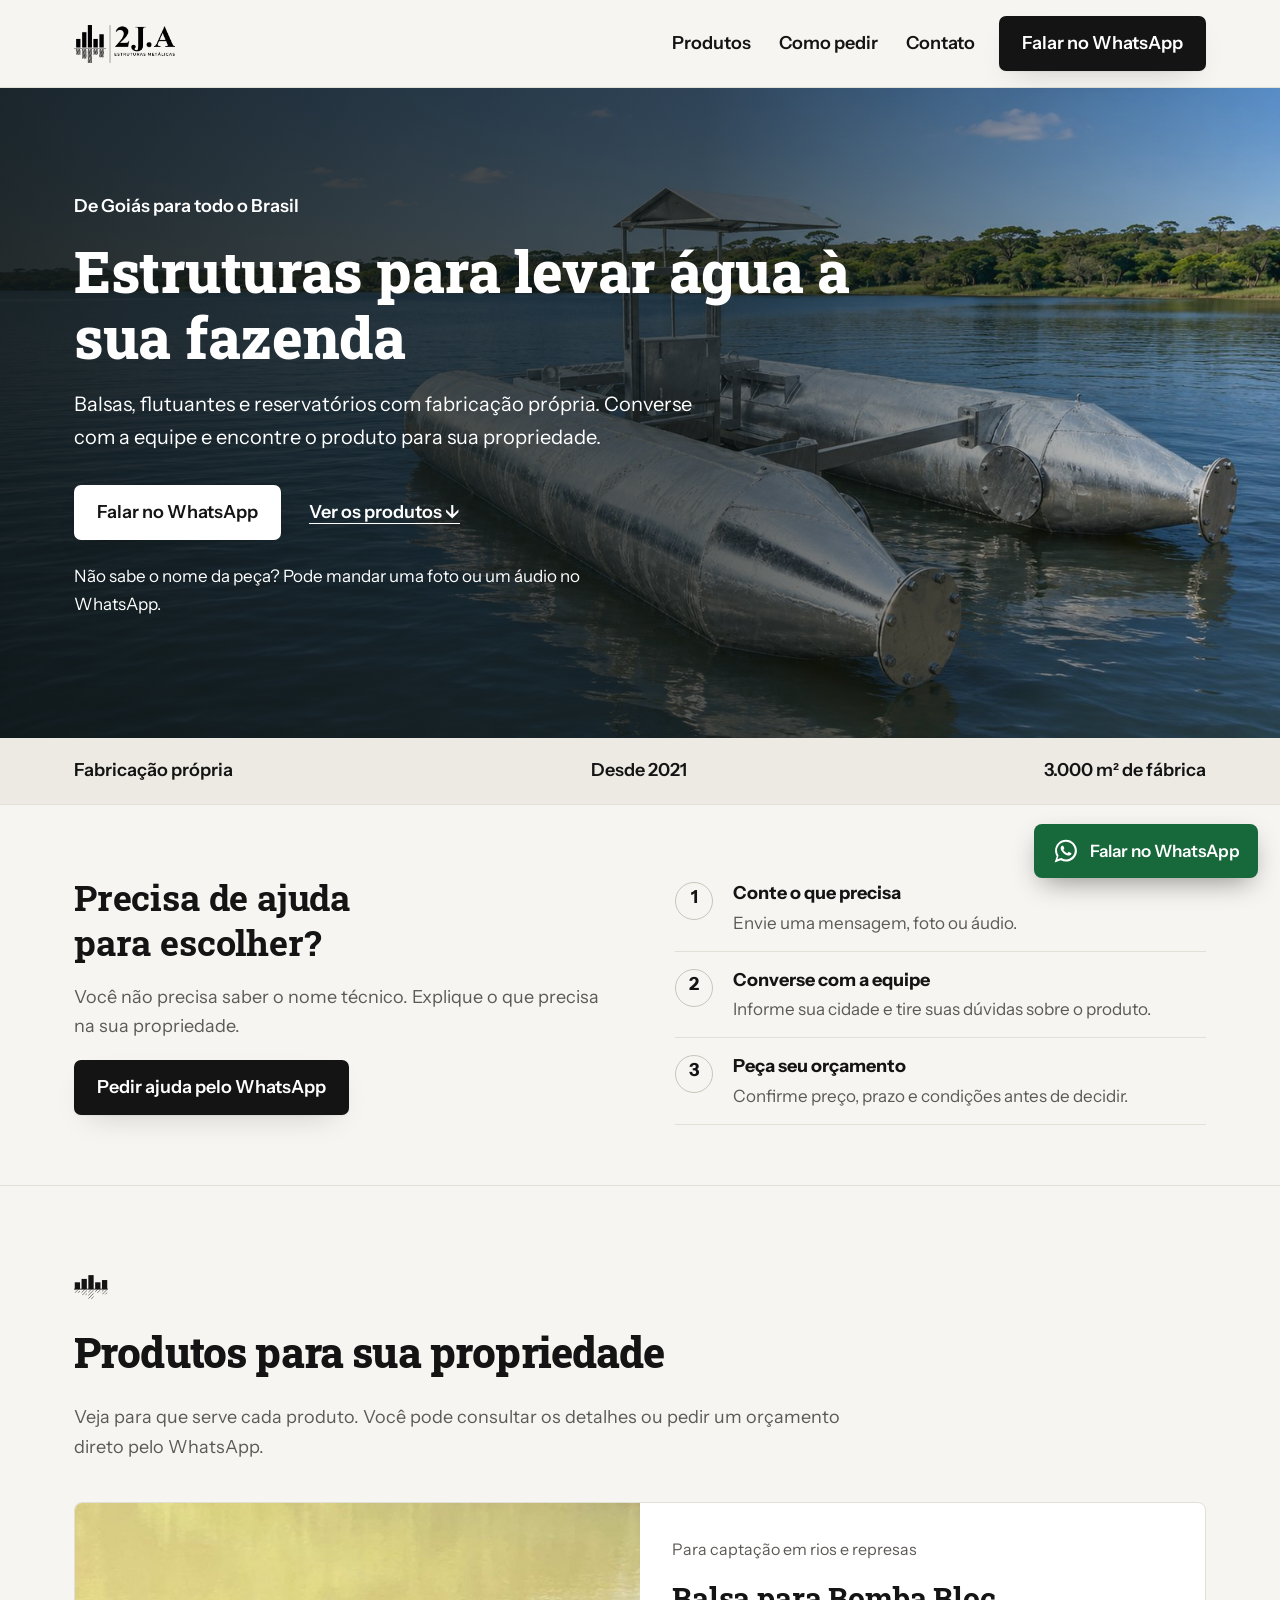
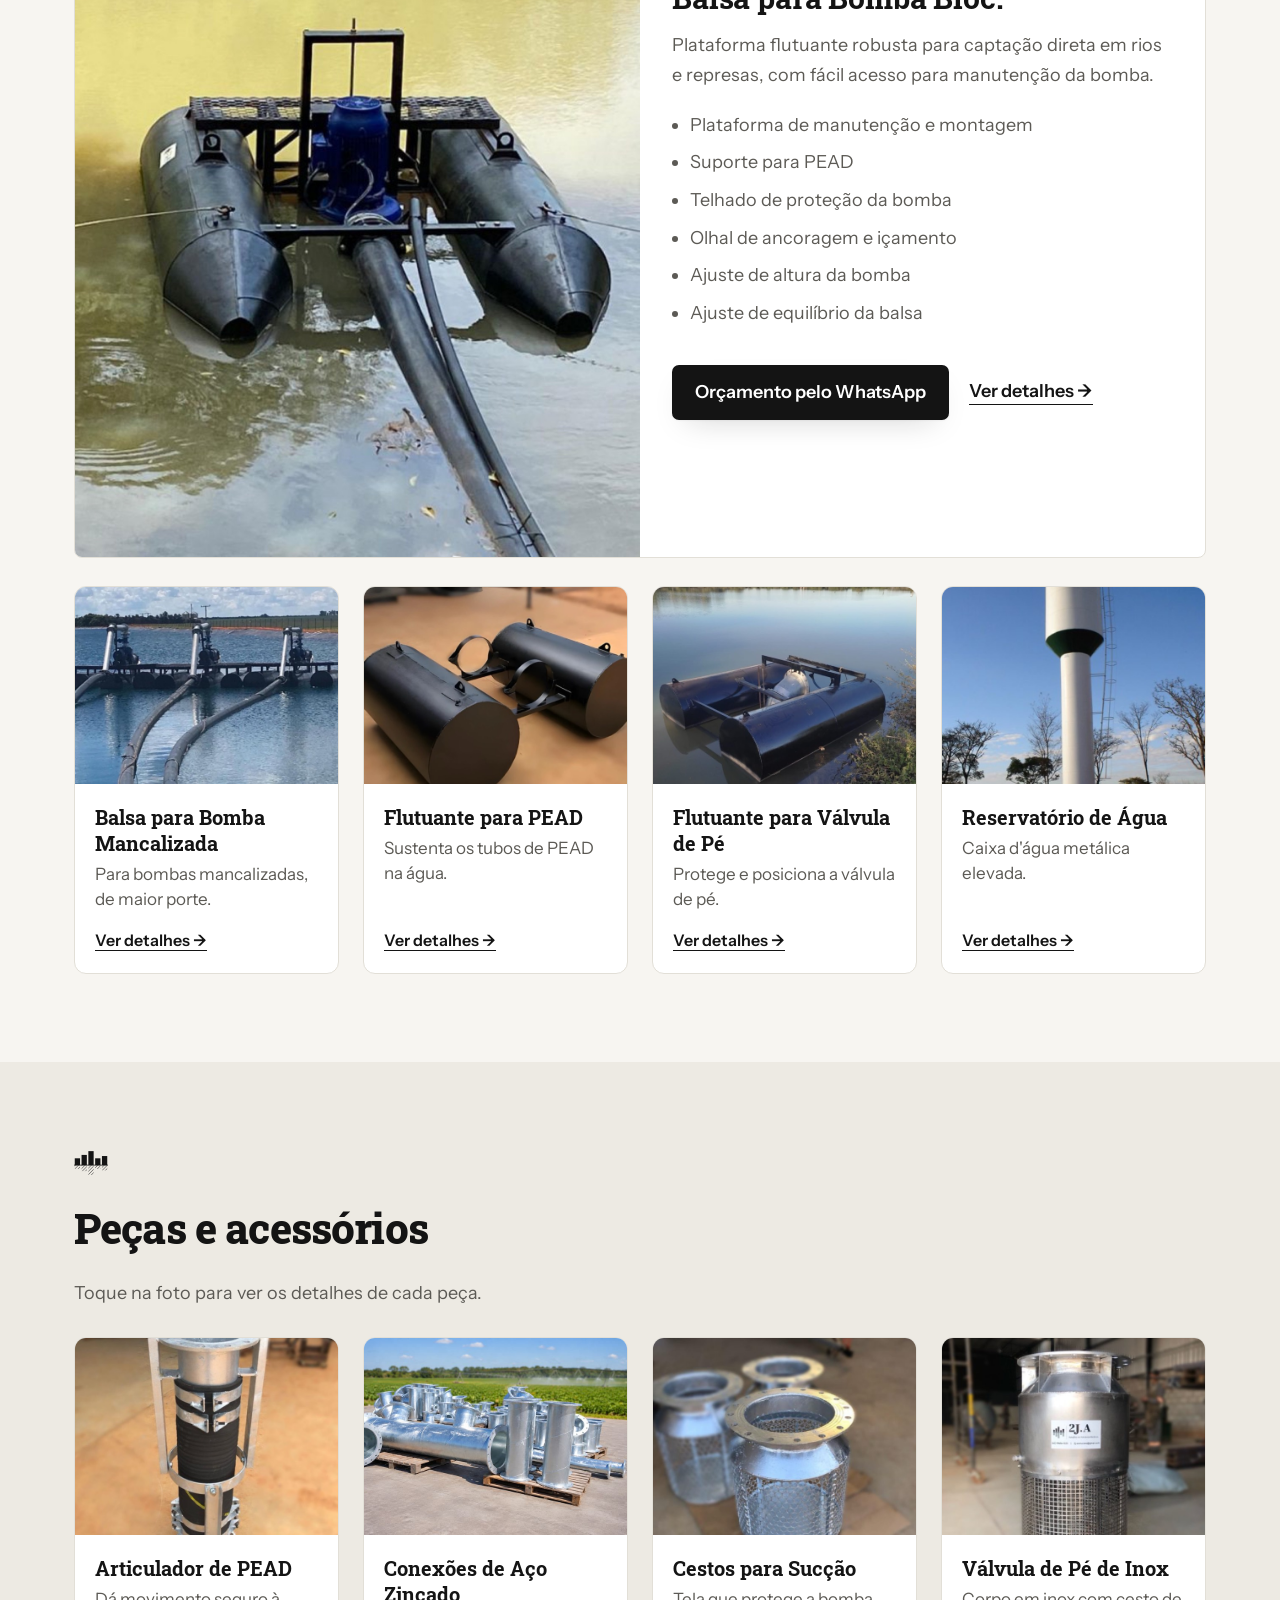
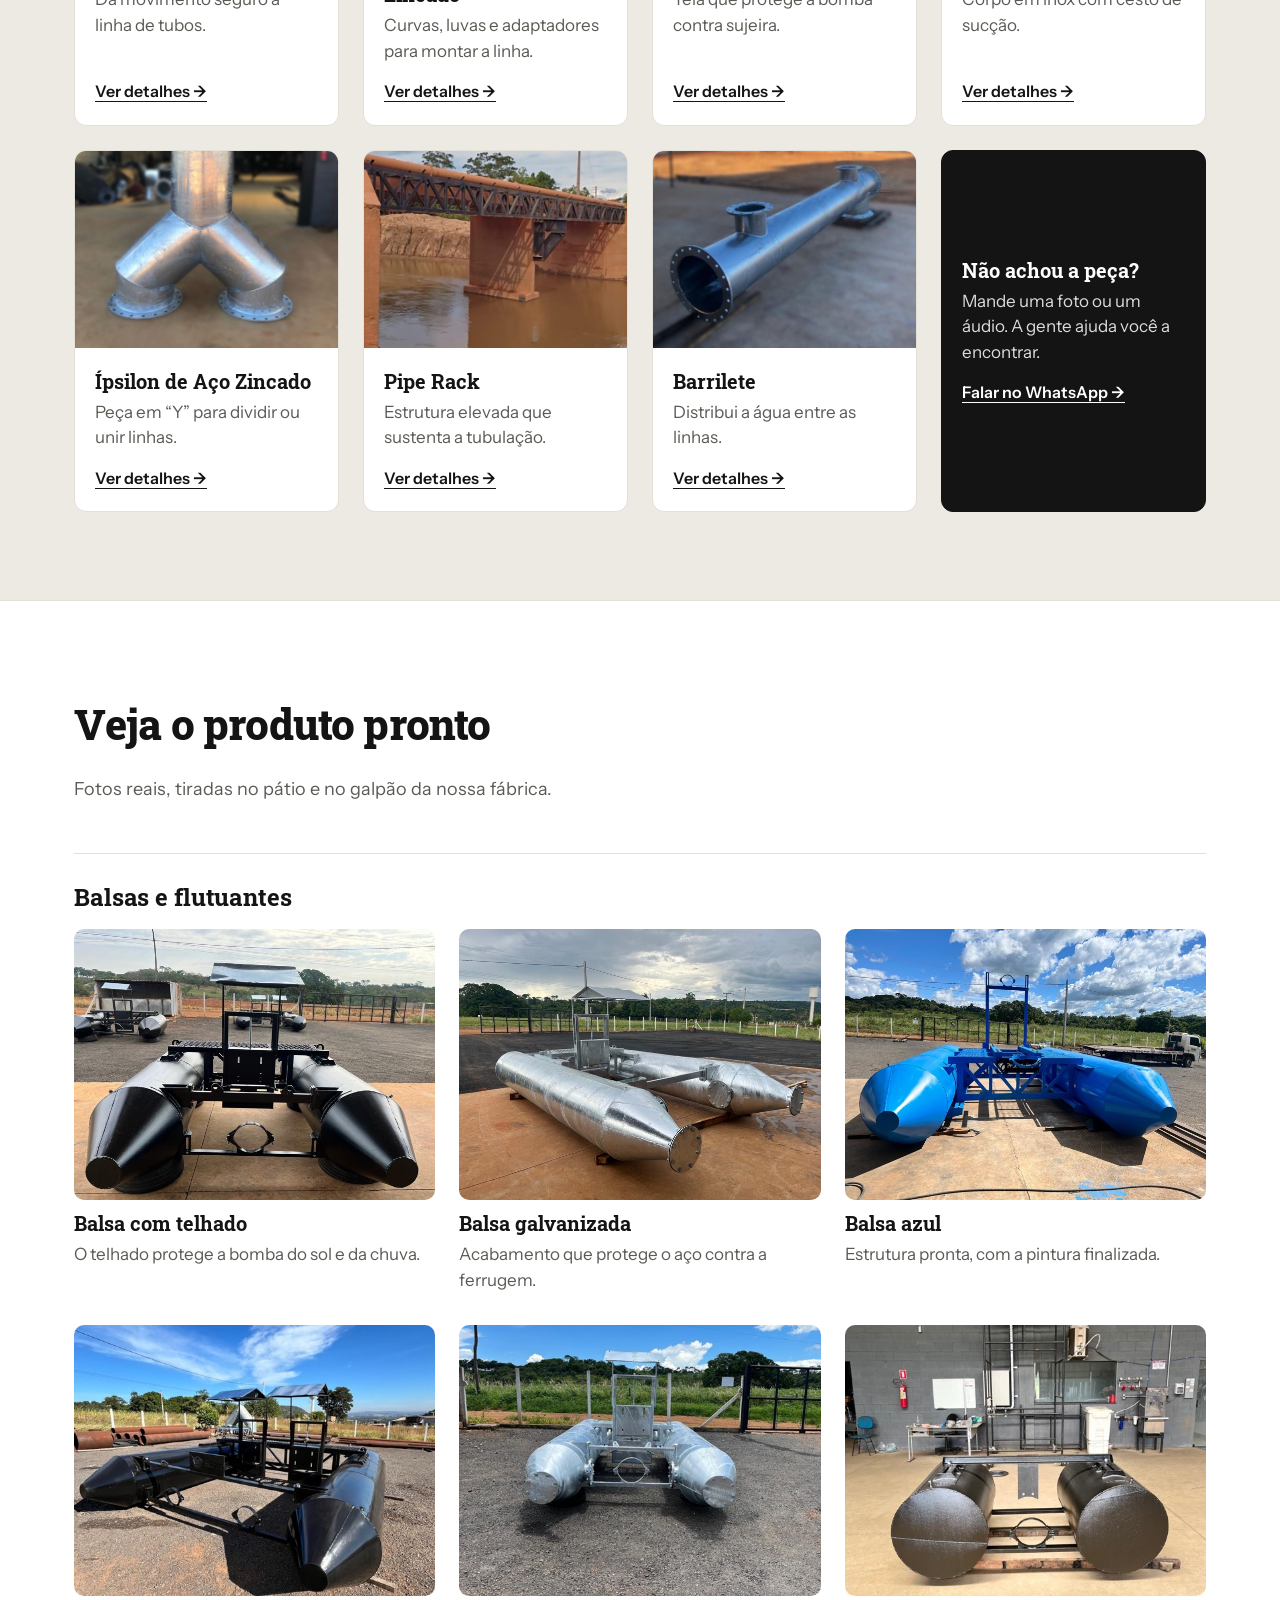
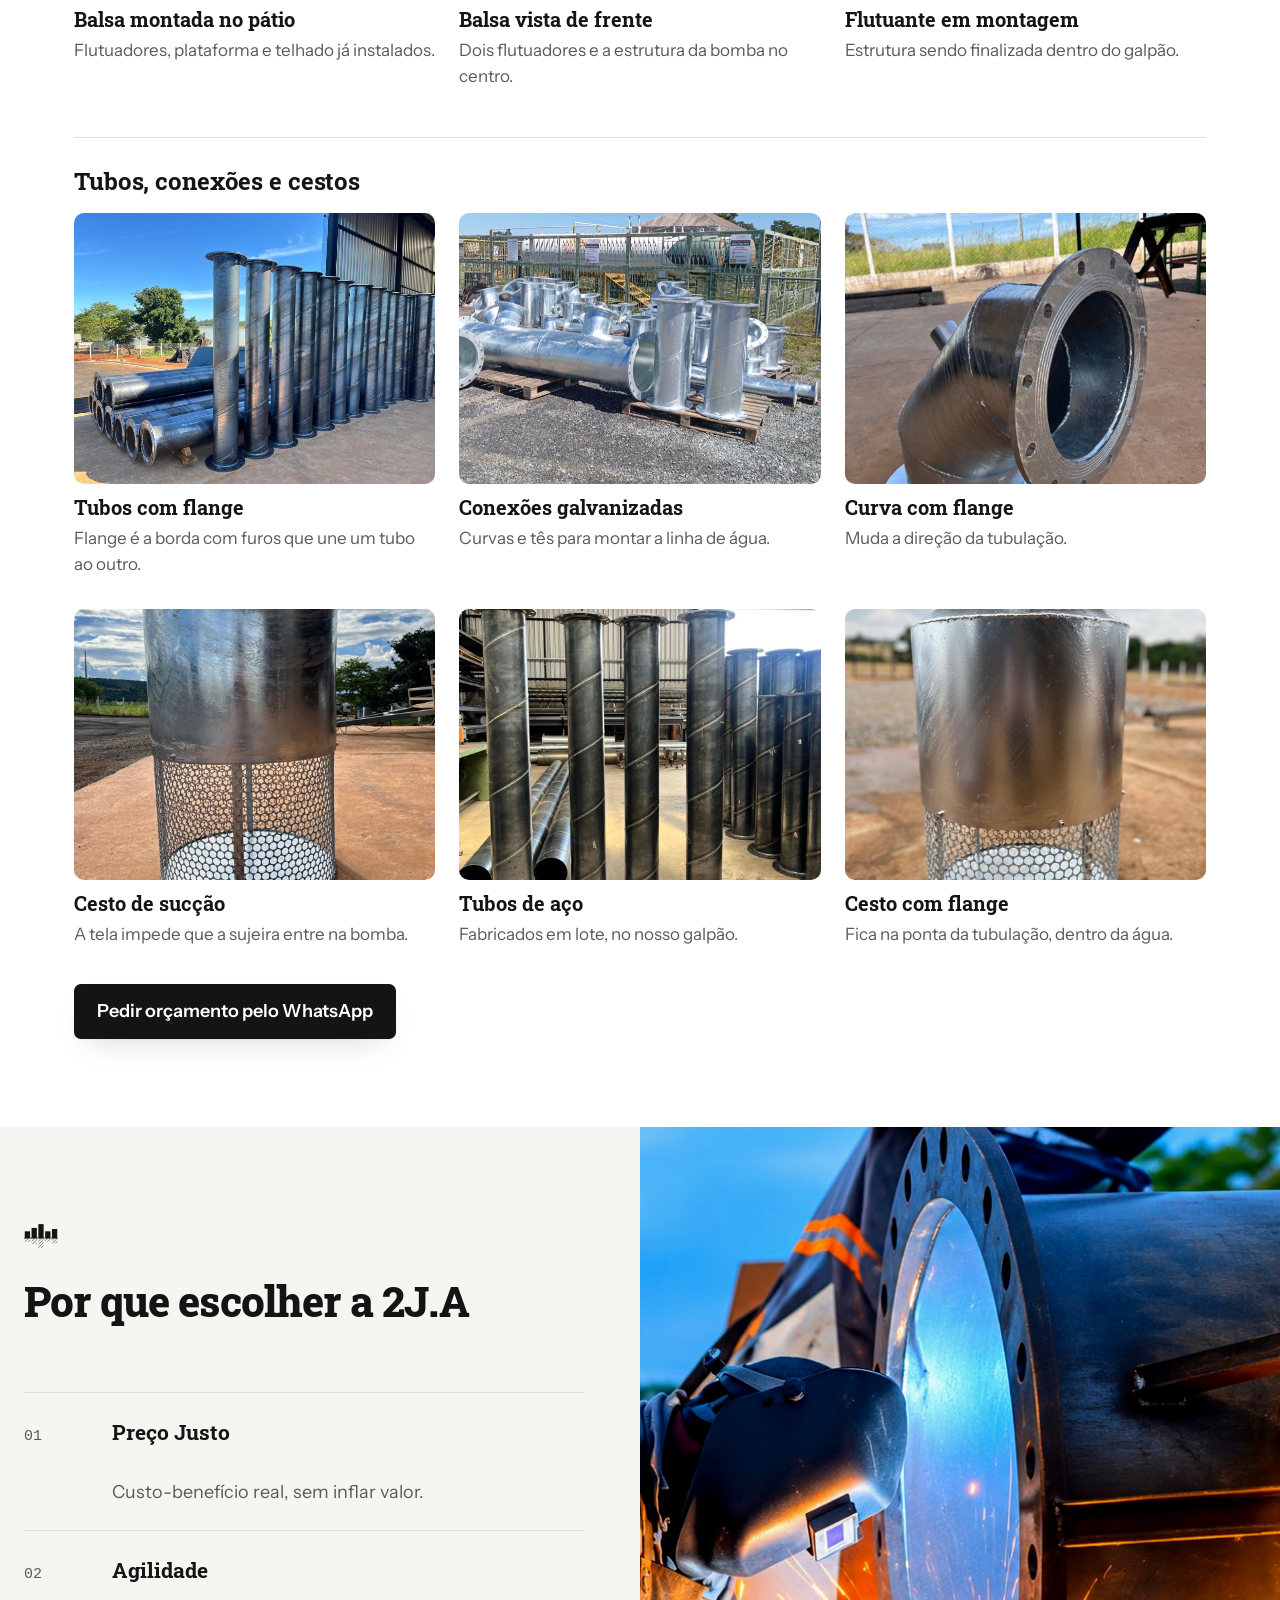
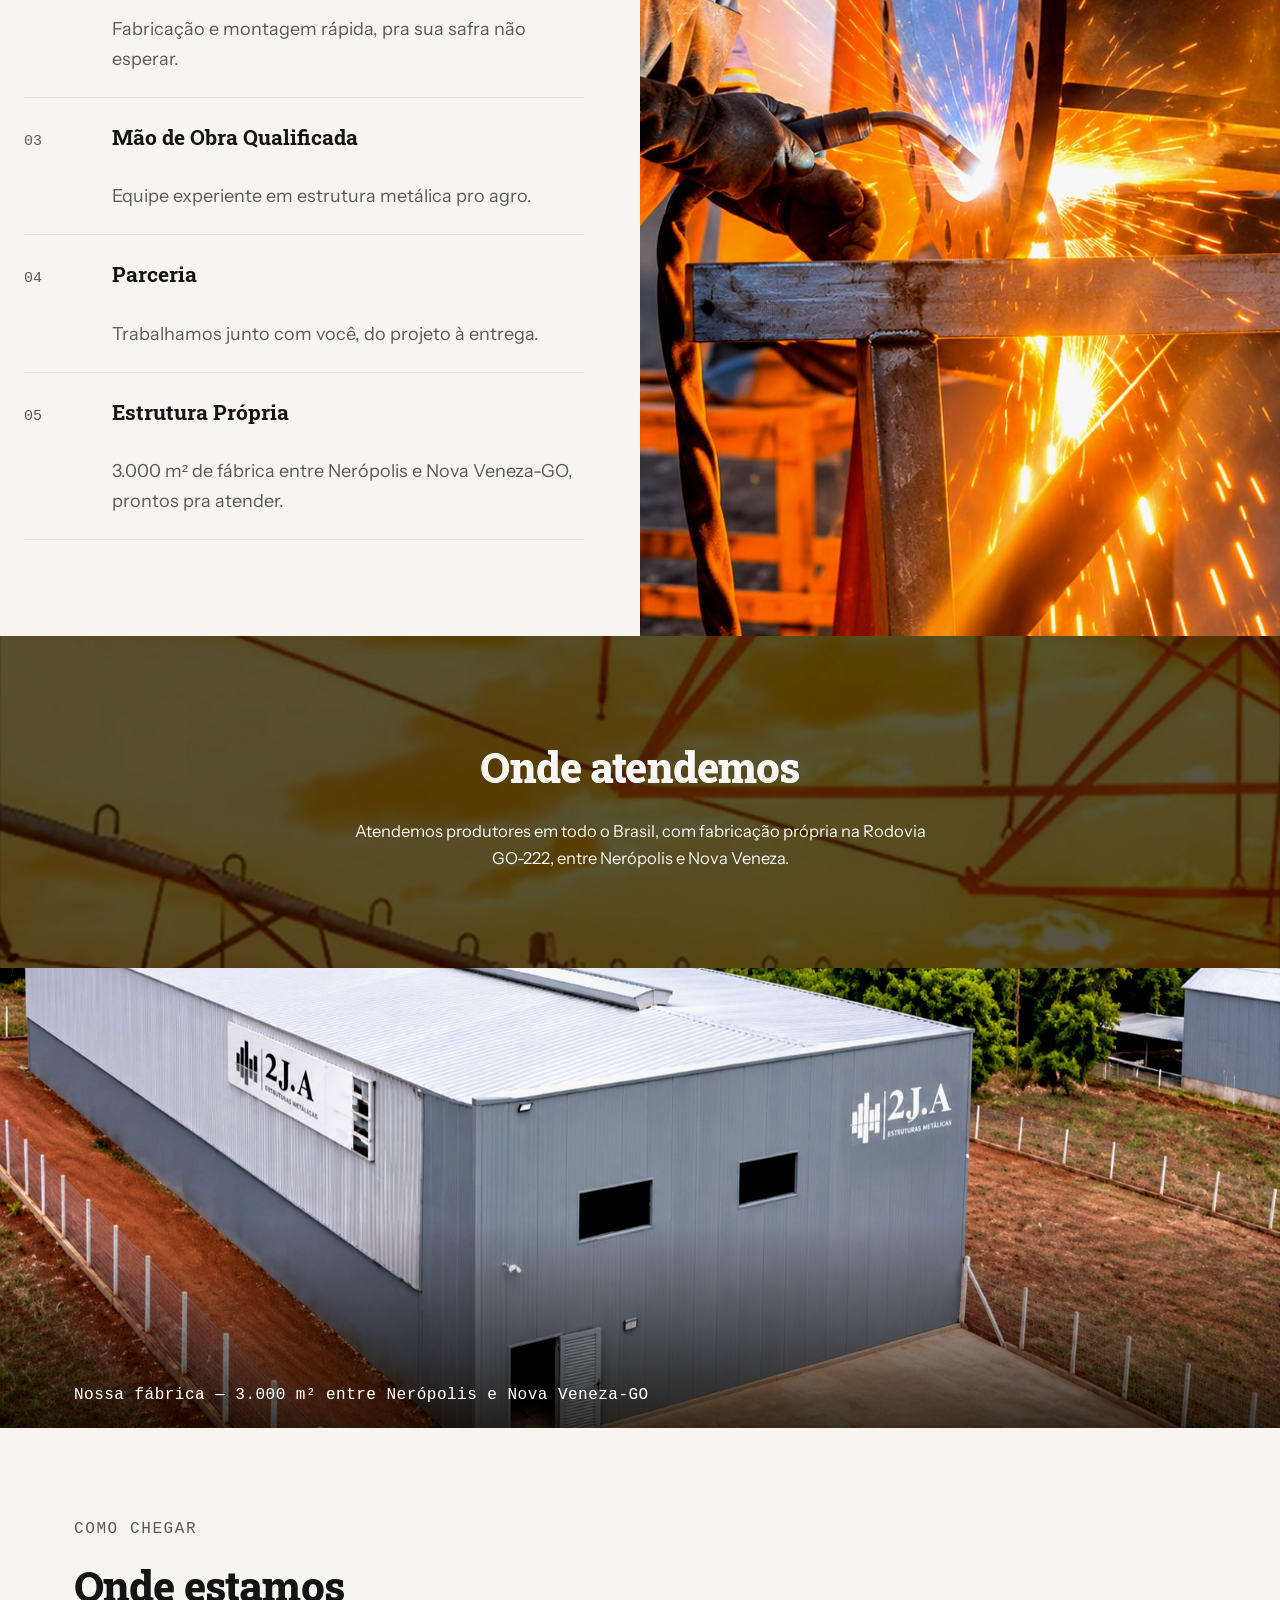
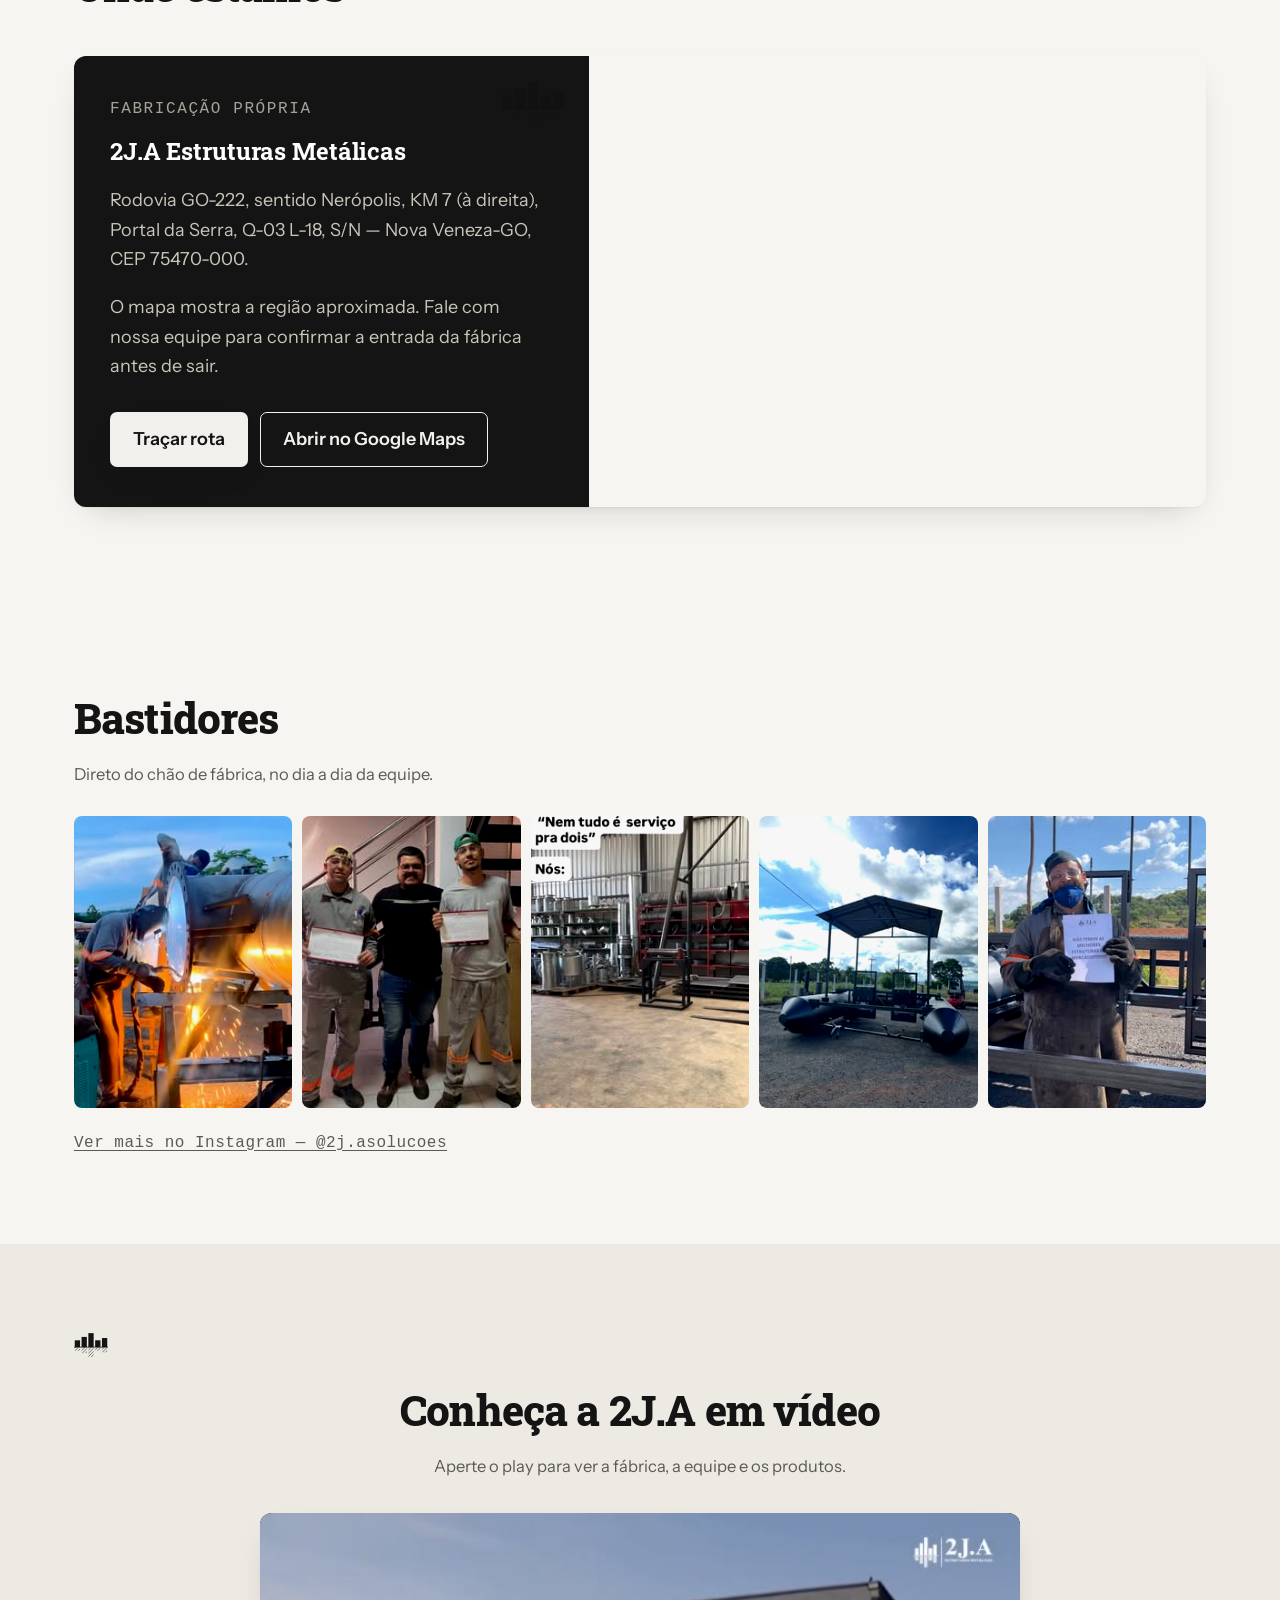
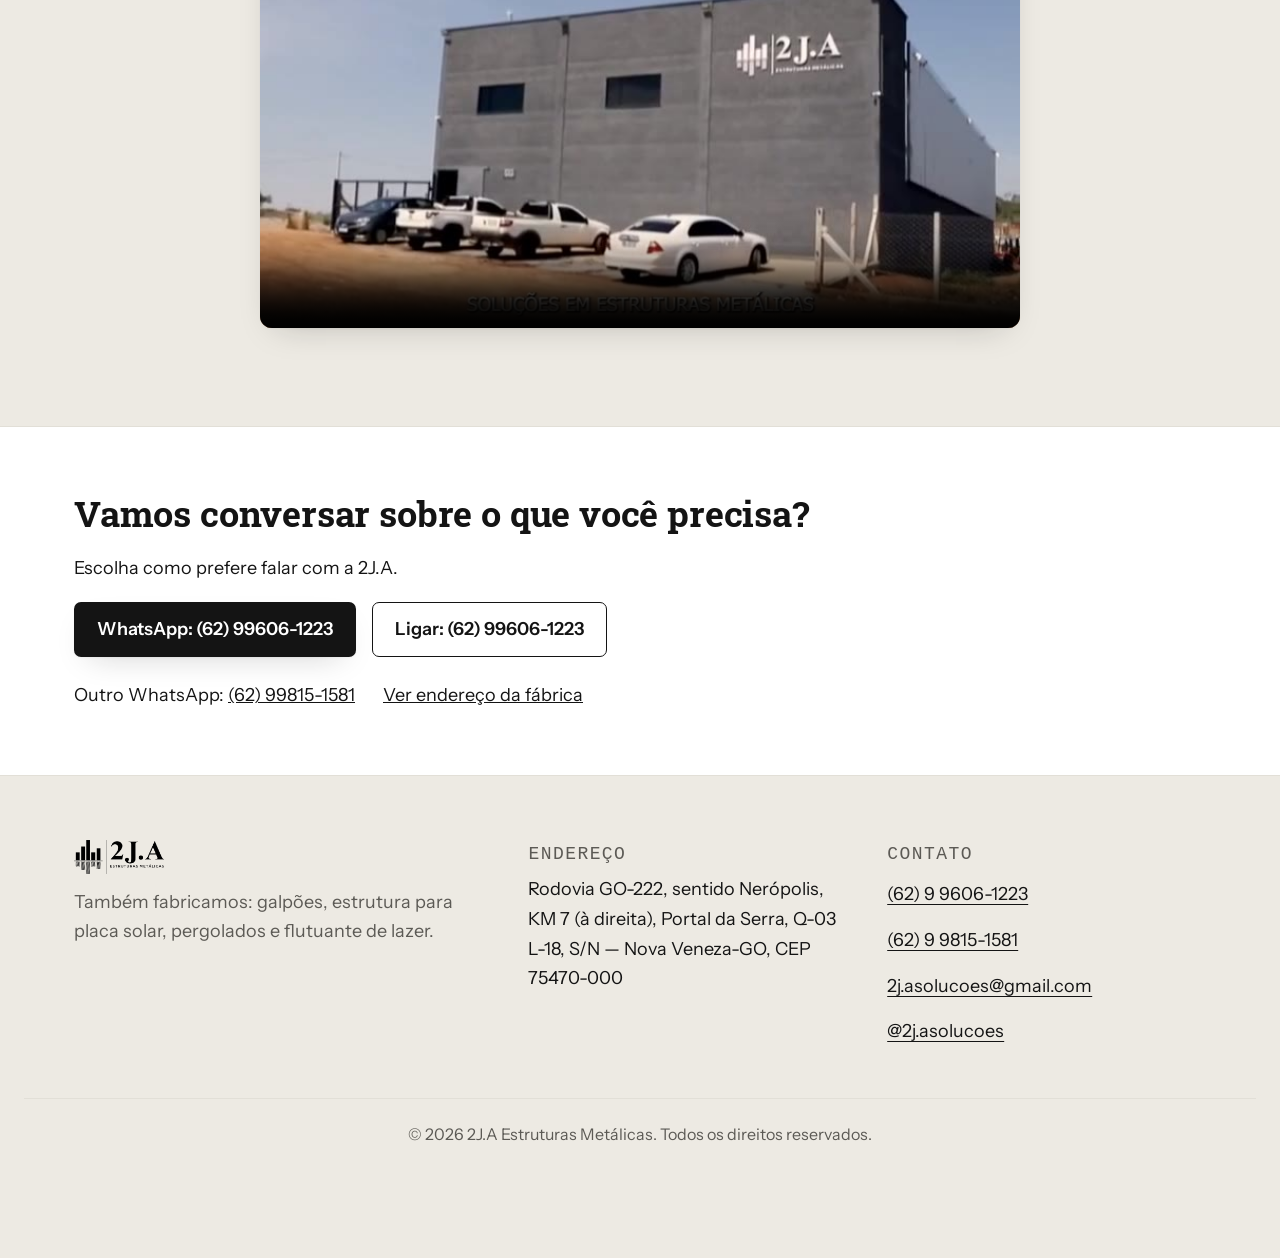
<file: index.html>
<!DOCTYPE html>
<html lang="pt-BR">
<head>
<meta charset="UTF-8">
<meta name="viewport" content="width=device-width, initial-scale=1.0">
<title>2J.A Estruturas Metálicas | Balsas e Estruturas para Captação de Água na Irrigação — Nerópolis / Nova Veneza, GO</title>
<meta name="description" content="Fabricação de balsas, flutuantes e estruturas metálicas para captação de água na irrigação agrícola. Fábrica em Nova Veneza-GO, atendemos todo o Brasil. Peça seu orçamento no WhatsApp.">
<link rel="icon" type="image/png" sizes="192x192" href="assets/logo/favicon-2ja.png?v=2ja-1">
<link rel="shortcut icon" href="favicon.ico?v=2ja-1">
<link rel="apple-touch-icon" href="assets/logo/favicon-2ja.png?v=2ja-1">
<link rel="preconnect" href="https://fonts.googleapis.com">
<link rel="preconnect" href="https://fonts.gstatic.com" crossorigin>
<link href="https://fonts.googleapis.com/css2?family=Roboto+Slab:wght@400;500;600;700;800&family=Instrument+Sans:wght@400;500;600;700&display=swap" rel="stylesheet">
<link rel="stylesheet" href="styles.css">
</head>
<body>
<a class="skip-link" href="#topo">Pular para o conteúdo</a>

<svg width="0" height="0" style="position:absolute" aria-hidden="true">
  <defs>
    <pattern id="brandHatch" width="6" height="6" patternTransform="rotate(45)" patternUnits="userSpaceOnUse">
      <line x1="0" y1="0" x2="0" y2="6" stroke="currentColor" stroke-width="2"></line>
    </pattern>
  </defs>
</svg>

<div id="scroll-sentinel"></div>
<header class="site-header">
  <div class="wrap header-inner">
    <a href="#topo" class="logo-link">
      <img src="assets/logo/logo-preto.png" alt="2J.A Estruturas Metálicas" class="logo-img logo-black">
      <img src="assets/logo/logo-branco.png" alt="2J.A Estruturas Metálicas" class="logo-img logo-white">
    </a>
    <nav class="main-nav" aria-label="Menu principal"><a href="#produtos">Produtos</a><a href="#como-pedir">Como pedir</a><a href="#contato">Contato</a></nav>
    <a href="https://wa.me/5562996061223?text=Ol%C3%A1%21%20Vim%20pelo%20site%20da%202J.A%20e%20quero%20falar%20com%20a%20equipe." class="btn btn-accent btn-sm" data-wa="Olá! Vim pelo site da 2J.A e quero falar com a equipe.">Falar no WhatsApp</a>
  </div>
</header>

<main id="topo">

  <!-- 1. HERO -->
  <section class="hero" style="background-image:url('assets/img/ia/balsa-galvanizada-2.jpg')">
    <div class="hero-scrim"></div>
    <div class="wrap hero-inner">
      <p class="hero-kicker">De Goiás para todo o Brasil</p>
      <h1 class="hero-headline">Estruturas para levar água à sua fazenda</h1>
      <p class="hero-sub">Balsas, flutuantes e reservatórios com fabricação própria. Converse com a equipe e encontre o produto para sua propriedade.</p>
      <a href="https://wa.me/5562996061223?text=Ol%C3%A1%21%20Vim%20pelo%20site%20da%202J.A%20e%20quero%20falar%20com%20a%20equipe." class="btn btn-accent btn-lg" data-wa="Olá! Vim pelo site da 2J.A e quero falar com a equipe.">Falar no WhatsApp</a>
      <a href="#produtos" class="hero-catalog">Ver os produtos ↓</a>
      <p class="hero-help">Não sabe o nome da peça? Pode mandar uma foto ou um áudio no WhatsApp.</p>
    </div>
  </section>

  <div class="trust-strip"><div class="wrap"><span>Fabricação própria</span><span>Desde 2021</span><span>3.000 m² de fábrica</span></div></div>

  <section class="help-section" id="como-pedir"><div class="wrap help-grid">
    <div><h2>Precisa de ajuda para escolher?</h2><p>Você não precisa saber o nome técnico. Explique o que precisa na sua propriedade.</p><a class="btn btn-accent" href="https://wa.me/5562996061223?text=Ol%C3%A1%21%20Vim%20pelo%20site%20da%202J.A%20e%20preciso%20de%20ajuda%20para%20escolher%20um%20produto.">Pedir ajuda pelo WhatsApp</a></div>
    <ol class="order-steps"><li><strong>Conte o que precisa</strong><span>Envie uma mensagem, foto ou áudio.</span></li><li><strong>Converse com a equipe</strong><span>Informe sua cidade e tire suas dúvidas sobre o produto.</span></li><li><strong>Peça seu orçamento</strong><span>Confirme preço, prazo e condições antes de decidir.</span></li></ol>
  </div></section>

  <!-- 2. PRODUTOS CAMPEÕES -->
  <section class="section campeoes" id="produtos">
    <div class="wrap">
      <svg class="brand-mark reveal" viewBox="0 0 90 66" aria-hidden="true">
        <rect x="2" y="22" width="14" height="18" fill="currentColor"/><rect x="2" y="40" width="14" height="10" fill="url(#brandHatch)"/>
        <rect x="20" y="13" width="14" height="27" fill="currentColor"/><rect x="20" y="40" width="14" height="16" fill="url(#brandHatch)"/>
        <rect x="38" y="3" width="14" height="37" fill="currentColor"/><rect x="38" y="40" width="14" height="26" fill="url(#brandHatch)"/>
        <rect x="56" y="22" width="14" height="18" fill="currentColor"/><rect x="56" y="40" width="14" height="10" fill="url(#brandHatch)"/>
        <rect x="74" y="16" width="14" height="24" fill="currentColor"/><rect x="74" y="40" width="14" height="14" fill="url(#brandHatch)"/>
        <rect x="0" y="39" width="90" height="2" fill="currentColor"/>
      </svg>
      <h2 class="section-title reveal">Produtos para sua propriedade</h2>
      <p class="section-intro">Veja para que serve cada produto. Você pode consultar os detalhes ou pedir um orçamento direto pelo WhatsApp.</p>

      <!-- destaque: o carro-chefe, tratamento editorial cheio -->
      <article class="champ-feature reveal" style="background-image:url('assets/img/produto-balsa-bloc.jpg')">
        <img class="feature-image" src="assets/img/produto-balsa-bloc.jpg" alt="Balsa para bomba Bloc fabricada pela 2J.A" loading="lazy">
        <div class="champ-feature-body">
          <span class="champ-feature-tag">Para captação em rios e represas</span>
          <h3><a href="produtos/balsa-bomba-bloc.html">Balsa para Bomba Bloc.</a></h3>
          <p class="gancho">Plataforma flutuante robusta para captação direta em rios e represas, com fácil acesso para manutenção da bomba.</p>
          <ul class="bullets">
            <li>Plataforma de manutenção e montagem</li>
            <li>Suporte para PEAD</li>
            <li>Telhado de proteção da bomba</li>
            <li>Olhal de ancoragem e içamento</li>
            <li>Ajuste de altura da bomba</li>
            <li>Ajuste de equilíbrio da balsa</li>
          </ul>
          <div class="champ-feature-actions">
            <a href="https://wa.me/5562996061223?text=Ol%C3%A1%21%20Vim%20pelo%20site%20da%202J.A%20e%20quero%20um%20or%C3%A7amento%20para%20a%20Balsa%20para%20Bomba%20Bloc." class="btn btn-accent" data-wa="Olá! Vim pelo site da 2J.A e quero um orçamento para a Balsa para Bomba Bloc.">Orçamento pelo WhatsApp</a>
            <a href="produtos/balsa-bomba-bloc.html" class="champ-feature-more">Ver detalhes →</a>
          </div>
        </div>
      </article>

      <div class="tile-grid">
        <a class="tile" href="produtos/balsa-bomba-mancalizada.html"><img src="assets/img/thumb/produto-balsa-mancalizada.jpg" alt="" loading="lazy"><span class="tile-body"><span class="tile-name">Balsa para Bomba Mancalizada</span><span class="tile-desc">Para bombas mancalizadas, de maior porte.</span><span class="tile-link">Ver detalhes →</span></span></a>
        <a class="tile" href="produtos/flutuante-pead.html"><img src="assets/img/thumb/produto-flutuante-pead.jpg" alt="" loading="lazy"><span class="tile-body"><span class="tile-name">Flutuante para PEAD</span><span class="tile-desc">Sustenta os tubos de PEAD na água.</span><span class="tile-link">Ver detalhes →</span></span></a>
        <a class="tile" href="produtos/flutuante-valvula-pe.html"><img src="assets/img/thumb/produto-flutuante-valvula.jpg" alt="" loading="lazy"><span class="tile-body"><span class="tile-name">Flutuante para Válvula de Pé</span><span class="tile-desc">Protege e posiciona a válvula de pé.</span><span class="tile-link">Ver detalhes →</span></span></a>
        <a class="tile" href="produtos/reservatorio-agua.html"><img src="assets/img/thumb/produto-reservatorio.jpg" alt="" loading="lazy"><span class="tile-body"><span class="tile-name">Reservatório de Água</span><span class="tile-desc">Caixa d'água metálica elevada.</span><span class="tile-link">Ver detalhes →</span></span></a>
      </div>
    </div>
  </section>

  <!-- 3. OUTROS PRODUTOS -->
  <section class="section outros">
    <div class="wrap">
      <svg class="brand-mark reveal" viewBox="0 0 90 66" aria-hidden="true">
        <rect x="2" y="22" width="14" height="18" fill="currentColor"/><rect x="2" y="40" width="14" height="10" fill="url(#brandHatch)"/>
        <rect x="20" y="13" width="14" height="27" fill="currentColor"/><rect x="20" y="40" width="14" height="16" fill="url(#brandHatch)"/>
        <rect x="38" y="3" width="14" height="37" fill="currentColor"/><rect x="38" y="40" width="14" height="26" fill="url(#brandHatch)"/>
        <rect x="56" y="22" width="14" height="18" fill="currentColor"/><rect x="56" y="40" width="14" height="10" fill="url(#brandHatch)"/>
        <rect x="74" y="16" width="14" height="24" fill="currentColor"/><rect x="74" y="40" width="14" height="14" fill="url(#brandHatch)"/>
        <rect x="0" y="39" width="90" height="2" fill="currentColor"/>
      </svg>
      <h2 class="section-title reveal">Peças e acessórios</h2>

      <p class="section-intro">Toque na foto para ver os detalhes de cada peça.</p>

      <div class="tile-grid">
        <a class="tile" href="produtos/articulador-pead.html"><img src="assets/img/thumb/outros-articulador-pead.jpg" alt="" loading="lazy"><span class="tile-body"><span class="tile-name">Articulador de PEAD</span><span class="tile-desc">Dá movimento seguro à linha de tubos.</span><span class="tile-link">Ver detalhes →</span></span></a>
        <a class="tile" href="produtos/conexoes-aco-zincado.html"><img src="assets/img/ia/thumb/conexoes-lote.jpg" alt="" loading="lazy"><span class="tile-body"><span class="tile-name">Conexões de Aço Zincado</span><span class="tile-desc">Curvas, luvas e adaptadores para montar a linha.</span><span class="tile-link">Ver detalhes →</span></span></a>
        <a class="tile" href="produtos/cestos-succao.html"><img src="assets/img/thumb/outros-cestos-succao.jpg" alt="" loading="lazy"><span class="tile-body"><span class="tile-name">Cestos para Sucção</span><span class="tile-desc">Tela que protege a bomba contra sujeira.</span><span class="tile-link">Ver detalhes →</span></span></a>
        <a class="tile" href="produtos/valvula-pe-inox.html"><img src="assets/img/thumb/outros-valvula-inox.jpg" alt="" loading="lazy"><span class="tile-body"><span class="tile-name">Válvula de Pé de Inox</span><span class="tile-desc">Corpo em inox com cesto de sucção.</span><span class="tile-link">Ver detalhes →</span></span></a>
        <a class="tile" href="produtos/ipsilon-aco-zincado.html"><img src="assets/img/thumb/outros-ipsilon-zincado.jpg" alt="" loading="lazy"><span class="tile-body"><span class="tile-name">Ípsilon de Aço Zincado</span><span class="tile-desc">Peça em “Y” para dividir ou unir linhas.</span><span class="tile-link">Ver detalhes →</span></span></a>
        <a class="tile" href="produtos/pipe-rack.html"><img src="assets/img/thumb/outros-pipe-rack.jpg" alt="" loading="lazy"><span class="tile-body"><span class="tile-name">Pipe Rack</span><span class="tile-desc">Estrutura elevada que sustenta a tubulação.</span><span class="tile-link">Ver detalhes →</span></span></a>
        <a class="tile" href="produtos/barrilete.html"><img src="assets/img/thumb/outros-barrilete.jpg" alt="" loading="lazy"><span class="tile-body"><span class="tile-name">Barrilete</span><span class="tile-desc">Distribui a água entre as linhas.</span><span class="tile-link">Ver detalhes →</span></span></a>
        <a class="tile tile-cta" href="https://wa.me/5562996061223?text=Ol%C3%A1%21%20Vim%20pelo%20site%20da%202J.A%20e%20quero%20saber%20mais%20sobre%20os%20produtos%20de%20voc%C3%AAs." data-wa="Olá! Vim pelo site da 2J.A e quero saber mais sobre os produtos de vocês."><span class="tile-body"><span class="tile-name">Não achou a peça?</span><span class="tile-desc">Mande uma foto ou um áudio. A gente ajuda você a encontrar.</span><span class="tile-link">Falar no WhatsApp →</span></span></a>
      </div>
    </div>
  </section>

  <!-- FABRICADOS NA 2J.A -->
  <section class="section fabricados" id="fabrica">
    <div class="wrap">
      <h2 class="section-title reveal">Veja o produto pronto</h2>
      <p class="section-intro">Fotos reais, tiradas no pátio e no galpão da nossa fábrica.</p>

      <h3 class="foto-grupo">Balsas e flutuantes</h3>
      <div class="foto-grid">
        <figure class="foto"><img src="assets/img/thumb/balsa-telhado-3.jpg" alt="Balsa com telhado" loading="lazy"><figcaption><strong>Balsa com telhado</strong><span>O telhado protege a bomba do sol e da chuva.</span></figcaption></figure>
        <figure class="foto"><img src="assets/img/thumb/balsa-galvanizada-2.jpg" alt="Balsa galvanizada" loading="lazy"><figcaption><strong>Balsa galvanizada</strong><span>Acabamento que protege o aço contra a ferrugem.</span></figcaption></figure>
        <figure class="foto"><img src="assets/img/thumb/balsa-azul.jpg" alt="Balsa azul" loading="lazy"><figcaption><strong>Balsa azul</strong><span>Estrutura pronta, com a pintura finalizada.</span></figcaption></figure>
        <figure class="foto"><img src="assets/img/thumb/balsa-telhado-1.jpg" alt="Balsa montada no pátio" loading="lazy"><figcaption><strong>Balsa montada no pátio</strong><span>Flutuadores, plataforma e telhado já instalados.</span></figcaption></figure>
        <figure class="foto"><img src="assets/img/thumb/balsa-galvanizada-1.jpg" alt="Balsa vista de frente" loading="lazy"><figcaption><strong>Balsa vista de frente</strong><span>Dois flutuadores e a estrutura da bomba no centro.</span></figcaption></figure>
        <figure class="foto"><img src="assets/img/thumb/flutuante-galpao.jpg" alt="Flutuante em montagem" loading="lazy"><figcaption><strong>Flutuante em montagem</strong><span>Estrutura sendo finalizada dentro do galpão.</span></figcaption></figure>
      </div>

      <h3 class="foto-grupo">Tubos, conexões e cestos</h3>
      <div class="foto-grid">
        <figure class="foto"><img src="assets/img/thumb/tubos-flangeados-2.jpg" alt="Tubos com flange" loading="lazy"><figcaption><strong>Tubos com flange</strong><span>Flange é a borda com furos que une um tubo ao outro.</span></figcaption></figure>
        <figure class="foto"><img src="assets/img/thumb/conexoes-lote.jpg" alt="Conexões galvanizadas" loading="lazy"><figcaption><strong>Conexões galvanizadas</strong><span>Curvas e tês para montar a linha de água.</span></figcaption></figure>
        <figure class="foto"><img src="assets/img/thumb/conexao-curva.jpg" alt="Curva com flange" loading="lazy"><figcaption><strong>Curva com flange</strong><span>Muda a direção da tubulação.</span></figcaption></figure>
        <figure class="foto"><img src="assets/img/thumb/cesto-succao-1.jpg" alt="Cesto de sucção" loading="lazy"><figcaption><strong>Cesto de sucção</strong><span>A tela impede que a sujeira entre na bomba.</span></figcaption></figure>
        <figure class="foto"><img src="assets/img/thumb/tubos-flangeados-1.jpg" alt="Tubos de aço" loading="lazy"><figcaption><strong>Tubos de aço</strong><span>Fabricados em lote, no nosso galpão.</span></figcaption></figure>
        <figure class="foto"><img src="assets/img/thumb/cesto-succao-2.jpg" alt="Cesto com flange" loading="lazy"><figcaption><strong>Cesto com flange</strong><span>Fica na ponta da tubulação, dentro da água.</span></figcaption></figure>
      </div>

      <div class="fab-cta">
        <a href="https://wa.me/5562996061223?text=Ol%C3%A1%21%20Vim%20pelo%20site%20da%202J.A%20e%20quero%20um%20or%C3%A7amento." class="btn btn-accent" data-wa="Olá! Vim pelo site da 2J.A e quero um orçamento.">Pedir orçamento pelo WhatsApp</a>
      </div>
    </div>
  </section>

  <!-- 4. DIFERENCIAIS -->
  <section class="diferenciais">
    <div class="dif-split">
      <div class="dif-content reveal">
        <svg class="brand-mark" viewBox="0 0 90 66" aria-hidden="true">
          <rect x="2" y="22" width="14" height="18" fill="currentColor"/><rect x="2" y="40" width="14" height="10" fill="url(#brandHatch)"/>
          <rect x="20" y="13" width="14" height="27" fill="currentColor"/><rect x="20" y="40" width="14" height="16" fill="url(#brandHatch)"/>
          <rect x="38" y="3" width="14" height="37" fill="currentColor"/><rect x="38" y="40" width="14" height="26" fill="url(#brandHatch)"/>
          <rect x="56" y="22" width="14" height="18" fill="currentColor"/><rect x="56" y="40" width="14" height="10" fill="url(#brandHatch)"/>
          <rect x="74" y="16" width="14" height="24" fill="currentColor"/><rect x="74" y="40" width="14" height="14" fill="url(#brandHatch)"/>
          <rect x="0" y="39" width="90" height="2" fill="currentColor"/>
        </svg>
        <h2 class="section-title">Por que escolher a 2J.A</h2>

        <ol class="dif-list">
          <li class="dif-row">
            <span class="dif-num">01</span>
            <span class="dif-title">Preço Justo</span>
            <span class="dif-desc">Custo-benefício real, sem inflar valor.</span>
          </li>
          <li class="dif-row">
            <span class="dif-num">02</span>
            <span class="dif-title">Agilidade</span>
            <span class="dif-desc">Fabricação e montagem rápida, pra sua safra não esperar.</span>
          </li>
          <li class="dif-row">
            <span class="dif-num">03</span>
            <span class="dif-title">Mão de Obra Qualificada</span>
            <span class="dif-desc">Equipe experiente em estrutura metálica pro agro.</span>
          </li>
          <li class="dif-row">
            <span class="dif-num">04</span>
            <span class="dif-title">Parceria</span>
            <span class="dif-desc">Trabalhamos junto com você, do projeto à entrega.</span>
          </li>
          <li class="dif-row">
            <span class="dif-num">05</span>
            <span class="dif-title">Estrutura Própria</span>
            <span class="dif-desc">3.000 m² de fábrica entre Nerópolis e Nova Veneza-GO, prontos pra atender.</span>
          </li>
        </ol>
      </div>
      <div class="dif-photo" style="background-image:url('assets/img/ia/ig-solda.jpg')"></div>
    </div>
  </section>

  <!-- 5. AREA DE ATUACAO -->
  <section class="atuacao" style="background-image:url('assets/img/area-atuacao-bg.jpg')">
    <div class="atuacao-scrim"></div>
    <div class="wrap atuacao-inner reveal">
      <h2 class="section-title">Onde atendemos</h2>
      <p>Atendemos produtores em todo o Brasil, com fabricação própria na Rodovia GO-222, entre Nerópolis e Nova Veneza.</p>
    </div>
  </section>

  <!-- FABRICA -->
  <div class="fabrica-band" style="background-image:url('assets/img/ia/fabrica-aerea.jpg')">
    <div class="fabrica-caption">Nossa fábrica — 3.000 m² entre Nerópolis e Nova Veneza-GO</div>
  </div>

  <!-- LOCALIZACAO -->
  <section class="section local" id="localizacao">
    <div class="wrap">
      <p class="eyebrow">Como chegar</p>
      <h2 class="section-title">Onde estamos</h2>

      <div class="local-grid reveal">
        <div class="local-card">
          <svg class="brand-watermark" viewBox="0 0 90 66" aria-hidden="true">
            <rect x="2" y="22" width="14" height="18"/><rect x="2" y="40" width="14" height="10" fill="url(#brandHatch)"/>
            <rect x="20" y="13" width="14" height="27"/><rect x="20" y="40" width="14" height="16" fill="url(#brandHatch)"/>
            <rect x="38" y="3" width="14" height="37"/><rect x="38" y="40" width="14" height="26" fill="url(#brandHatch)"/>
            <rect x="56" y="22" width="14" height="18"/><rect x="56" y="40" width="14" height="10" fill="url(#brandHatch)"/>
            <rect x="74" y="16" width="14" height="24"/><rect x="74" y="40" width="14" height="14" fill="url(#brandHatch)"/>
            <rect x="0" y="39" width="90" height="2"/>
          </svg>
          <p class="local-eyebrow">Fabricação própria</p>
          <h3>2J.A Estruturas Metálicas</h3>
          <p class="local-endereco">Rodovia GO-222, sentido Nerópolis, KM 7 (à direita), Portal da Serra, Q-03 L-18, S/N — Nova Veneza-GO, CEP 75470-000.</p>
          <p class="local-endereco">O mapa mostra a região aproximada. Fale com nossa equipe para confirmar a entrada da fábrica antes de sair.</p>
          <div class="local-actions">
            <a class="btn btn-accent" href="https://www.google.com/maps/dir/?api=1&destination=Rodovia%20GO-222%2C%20Km%207%2C%20Portal%20da%20Serra%2C%20Nova%20Veneza%20-%20GO%2C%2075470-000" target="_blank" rel="noopener">Traçar rota</a>
            <a class="btn btn-outline" href="https://www.google.com/maps/search/?api=1&query=Rodovia%20GO-222%2C%20Km%207%2C%20Portal%20da%20Serra%2C%20Nova%20Veneza%20-%20GO%2C%2075470-000" target="_blank" rel="noopener">Abrir no Google Maps</a>
          </div>
        </div>
        <div class="local-map">
          <iframe
            src="https://www.openstreetmap.org/export/embed.html?bbox=-49.300%2C-16.409%2C-49.240%2C-16.369&layer=mapnik&marker=-16.389%2C-49.270"
            title="Mapa aproximado — 2J.A Estruturas Metálicas, Rodovia GO-222 entre Nerópolis e Nova Veneza-GO"
            loading="lazy"></iframe>
        </div>
      </div>
    </div>
  </section>

  <!-- BASTIDORES / INSTAGRAM -->
  <section class="section bastidores">
    <div class="wrap">
      <h2 class="section-title reveal">Bastidores</h2>
      <p class="bastidores-sub reveal">Direto do chão de fábrica, no dia a dia da equipe.</p>

      <div class="ig-strip reveal">
        <a class="ig-thumb" href="https://www.instagram.com/2j.asolucoes/" target="_blank" rel="noopener" style="background-image:url('assets/img/instagram/ig-solda.jpg')" aria-label="Solda em andamento na oficina"></a>
        <a class="ig-thumb" href="https://www.instagram.com/2j.asolucoes/" target="_blank" rel="noopener" style="background-image:url('assets/img/instagram/ig-equipe.jpg')" aria-label="Equipe 2J.A"></a>
        <a class="ig-thumb" href="https://www.instagram.com/2j.asolucoes/" target="_blank" rel="noopener" style="background-image:url('assets/img/instagram/ig-oficina.jpg')" aria-label="Chão de fábrica"></a>
        <a class="ig-thumb" href="https://www.instagram.com/2j.asolucoes/" target="_blank" rel="noopener" style="background-image:url('assets/img/instagram/ig-balsa-patio.jpg')" aria-label="Balsa pronta no pátio"></a>
        <a class="ig-thumb" href="https://www.instagram.com/2j.asolucoes/" target="_blank" rel="noopener" style="background-image:url('assets/img/instagram/ig-sinal.jpg')" aria-label="Equipe 2J.A na obra"></a>
      </div>

      <a class="ig-link" href="https://www.instagram.com/2j.asolucoes/" target="_blank" rel="noopener">Ver mais no Instagram — @2j.asolucoes</a>
    </div>
  </section>

  <!-- VIDEO INSTITUCIONAL -->
  <section class="section video-institucional">
    <div class="wrap video-wrap">
      <svg class="brand-mark reveal" viewBox="0 0 90 66" aria-hidden="true">
        <rect x="2" y="22" width="14" height="18" fill="currentColor"/><rect x="2" y="40" width="14" height="10" fill="url(#brandHatch)"/>
        <rect x="20" y="13" width="14" height="27" fill="currentColor"/><rect x="20" y="40" width="14" height="16" fill="url(#brandHatch)"/>
        <rect x="38" y="3" width="14" height="37" fill="currentColor"/><rect x="38" y="40" width="14" height="26" fill="url(#brandHatch)"/>
        <rect x="56" y="22" width="14" height="18" fill="currentColor"/><rect x="56" y="40" width="14" height="10" fill="url(#brandHatch)"/>
        <rect x="74" y="16" width="14" height="24" fill="currentColor"/><rect x="74" y="40" width="14" height="14" fill="url(#brandHatch)"/>
        <rect x="0" y="39" width="90" height="2" fill="currentColor"/>
      </svg>
      <h2 class="section-title reveal">Conheça a 2J.A em vídeo</h2>
      <p class="bastidores-sub reveal">Aperte o play para ver a fábrica, a equipe e os produtos.</p>

      <video
        class="video-player reveal"
        controls
        preload="metadata"
        poster="assets/video/institucional-poster.jpg"
        playsinline>
        <source src="assets/video/institucional-2ja.mp4" type="video/mp4">
      </video>
    </div>
  </section>

</main>

<!-- 6. RODAPE -->
<section class="contact-section" id="contato"><div class="wrap"><h2>Vamos conversar sobre o que você precisa?</h2><p>Escolha como prefere falar com a 2J.A.</p><div class="contact-options"><a class="btn btn-accent" href="https://wa.me/5562996061223?text=Ol%C3%A1%21%20Vim%20pelo%20site%20da%202J.A%20e%20quero%20falar%20com%20a%20equipe.">WhatsApp: (62) 99606-1223</a><a class="btn btn-outline" href="tel:+5562996061223">Ligar: (62) 99606-1223</a></div><p class="contact-secondary"><span>Outro WhatsApp: <a href="https://wa.me/5562998151581?text=Ol%C3%A1%21%20Vim%20pelo%20site%20da%202J.A%20e%20quero%20falar%20com%20a%20equipe.">(62) 99815-1581</a></span><a href="#localizacao">Ver endereço da fábrica</a></p></div></section>
<footer class="site-footer">
  <div class="wrap footer-inner">

    <div class="footer-col">
      <img src="assets/logo/logo-preto.png" alt="2J.A Estruturas Metálicas" class="footer-logo logo-black">
      <img src="assets/logo/logo-branco.png" alt="2J.A Estruturas Metálicas" class="footer-logo logo-white">
      <p class="footer-extra">Também fabricamos: galpões, estrutura para placa solar, pergolados e flutuante de lazer.</p>
    </div>

    <div class="footer-col">
      <p class="footer-label">Endereço</p>
      <p>Rodovia GO-222, sentido Nerópolis, KM 7 (à direita), Portal da Serra, Q-03 L-18, S/N — Nova Veneza-GO, CEP 75470-000</p>
    </div>

    <div class="footer-col">
      <p class="footer-label">Contato</p>
      <p><a href="https://wa.me/5562996061223?text=Ol%C3%A1%21%20Vim%20pelo%20site%20da%202J.A%20e%20quero%20falar%20com%20a%20equipe." data-wa="Olá! Vim pelo site da 2J.A e quero falar com a equipe.">(62) 9 9606-1223</a></p>
      <p><a href="https://wa.me/5562998151581?text=Ol%C3%A1%21%20Vim%20pelo%20site%20da%202J.A%20e%20quero%20falar%20com%20a%20equipe." data-wa-number="5562998151581" data-wa="Olá! Vim pelo site da 2J.A e quero falar com a equipe.">(62) 9 9815-1581</a></p>
      <p><a href="mailto:2j.asolucoes@gmail.com">2j.asolucoes@gmail.com</a></p>
      <p><a href="https://instagram.com/2j.asolucoes" target="_blank" rel="noopener">@2j.asolucoes</a></p>
    </div>

  </div>
  <p class="copyright">© 2026 2J.A Estruturas Metálicas. Todos os direitos reservados.</p>
</footer>

<a href="https://wa.me/5562996061223?text=Ol%C3%A1%21%20Vim%20pelo%20site%20da%202J.A%20e%20quero%20falar%20com%20a%20equipe." class="wa-float" data-wa="Olá! Vim pelo site da 2J.A e quero falar com a equipe." aria-label="Falar no WhatsApp">
  <svg viewBox="0 0 32 32" width="28" height="28" fill="currentColor" aria-hidden="true"><path d="M16.001 3C9.11 3 3.5 8.607 3.5 15.5c0 2.44.71 4.71 1.94 6.63L3 29l7.05-2.4a12.4 12.4 0 0 0 5.95 1.5c6.89 0 12.5-5.607 12.5-12.5S22.89 3 16 3zm0 22.6c-1.94 0-3.75-.53-5.3-1.46l-.38-.22-4.19 1.43 1.4-4.09-.25-.4a10.05 10.05 0 0 1-1.56-5.36c0-5.6 4.55-10.15 10.15-10.15s10.15 4.55 10.15 10.15S21.6 25.6 16 25.6zm5.55-7.6c-.3-.15-1.78-.88-2.06-.98-.28-.1-.48-.15-.68.15-.2.3-.78.98-.96 1.18-.18.2-.35.22-.65.08-.3-.15-1.27-.47-2.42-1.5-.9-.8-1.5-1.79-1.68-2.09-.18-.3-.02-.46.13-.6.14-.14.3-.35.45-.53.15-.18.2-.3.3-.5.1-.2.05-.38-.02-.53-.08-.15-.68-1.65-.94-2.26-.25-.6-.5-.5-.68-.51h-.58c-.2 0-.53.08-.8.38-.28.3-1.05 1.02-1.05 2.5s1.08 2.9 1.23 3.1c.15.2 2.13 3.25 5.16 4.56.72.31 1.28.5 1.72.64.72.23 1.38.2 1.9.12.58-.09 1.78-.73 2.03-1.43.25-.7.25-1.3.18-1.43-.08-.13-.28-.2-.58-.35z"/></svg><span>Falar no WhatsApp</span>
</a>

<script src="script.js"></script>
</body>
</html>
</file>
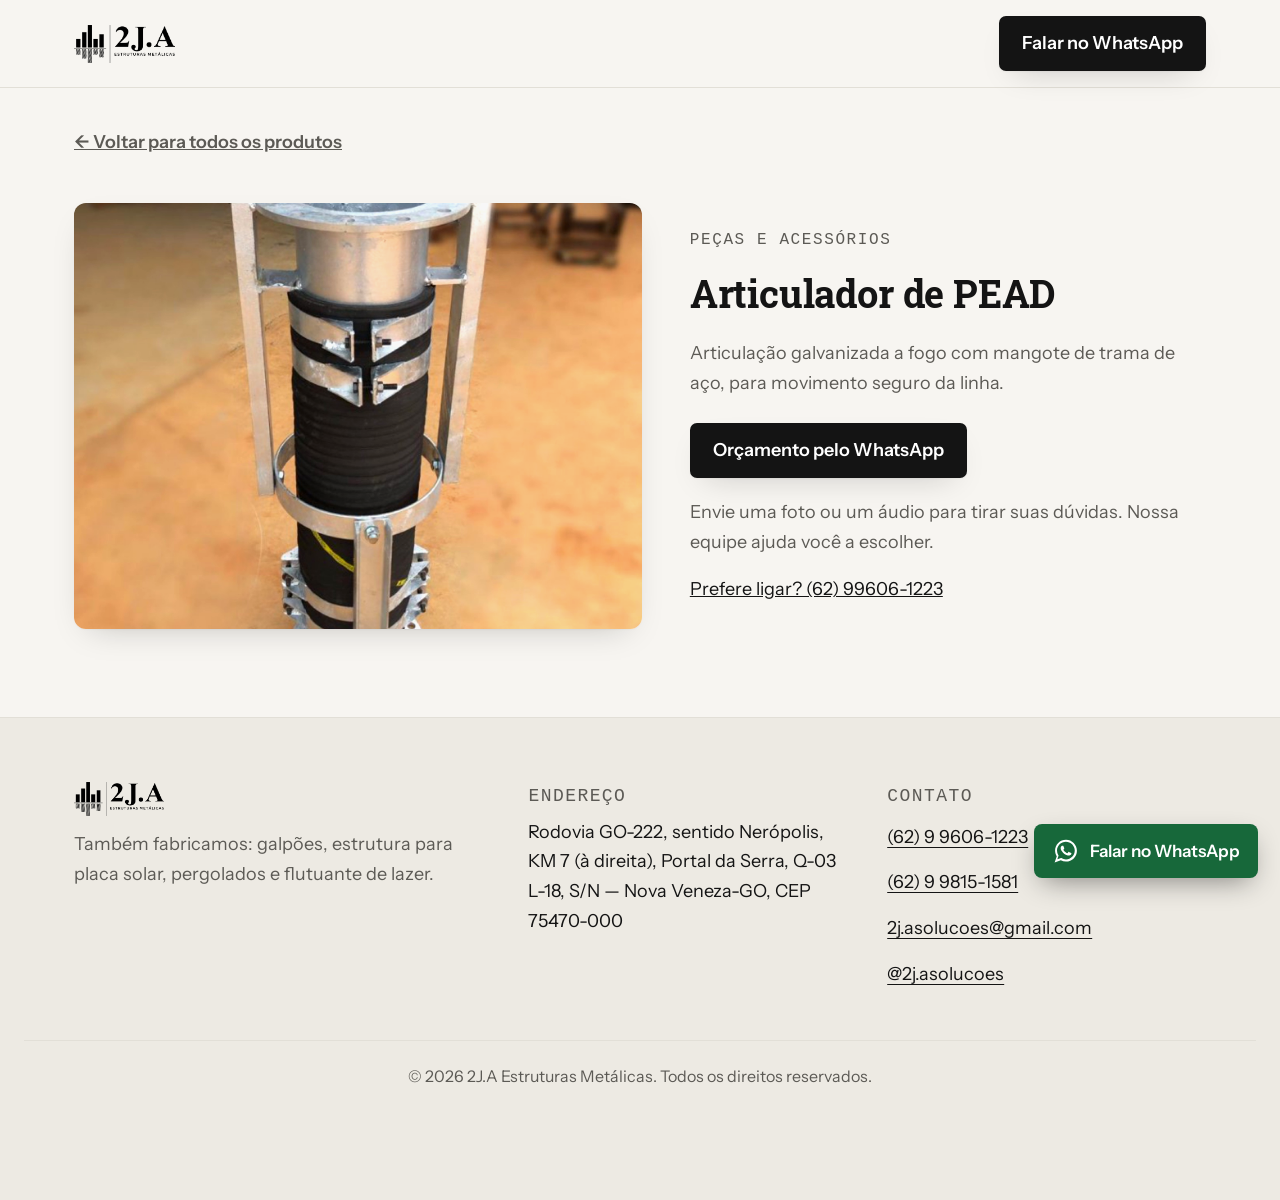
<file: produtos/articulador-pead.html>
<!DOCTYPE html>
<html lang="pt-BR">
<head>
<meta charset="UTF-8">
<meta name="viewport" content="width=device-width, initial-scale=1.0">
<title>Articulador de PEAD | 2J.A Estruturas Metálicas</title>
<meta name="description" content="Articulação galvanizada a fogo com mangote de trama de aço, para movimento seguro da linha.">
<link rel="icon" type="image/png" sizes="192x192" href="../assets/logo/favicon-2ja.png?v=2ja-1">
<link rel="shortcut icon" href="../favicon.ico?v=2ja-1">
<link rel="apple-touch-icon" href="../assets/logo/favicon-2ja.png?v=2ja-1">
<link rel="preconnect" href="https://fonts.googleapis.com">
<link rel="preconnect" href="https://fonts.gstatic.com" crossorigin>
<link href="https://fonts.googleapis.com/css2?family=Roboto+Slab:wght@400;500;600;700;800&family=Instrument+Sans:wght@400;500;600;700&display=swap" rel="stylesheet">
<link rel="stylesheet" href="../styles.css">
</head>
<body>
<a class="skip-link" href="#conteudo">Pular para o conteúdo</a>

<header class="site-header is-scrolled">
  <div class="wrap header-inner">
    <a href="../index.html" class="logo-link">
      <img src="../assets/logo/logo-preto.png" alt="2J.A Estruturas Metálicas" class="logo-img logo-black">
      <img src="../assets/logo/logo-branco.png" alt="2J.A Estruturas Metálicas" class="logo-img logo-white">
    </a>
    <a href="https://wa.me/5562996061223?text=Ol%C3%A1%21%20Vim%20pelo%20site%20da%202J.A%20e%20quero%20falar%20com%20a%20equipe." class="btn btn-accent btn-sm" data-wa="Olá! Vim pelo site da 2J.A e quero falar com a equipe.">Falar no WhatsApp</a>
  </div>
</header>

<main id="conteudo">
  <section class="section produto-detalhe">
    <div class="wrap">
      <a href="../index.html#produtos" class="voltar-link">&larr; Voltar para todos os produtos</a>

      <div class="produto-grid">
        <img class="produto-foto" id="produto-foto" src="../assets/img/outros-articulador-pead.jpg" alt="Articulador de PEAD — 2J.A Estruturas Metálicas">
        <div class="produto-info">
          <p class="eyebrow">Peças e acessórios</p>
          <h1>Articulador de PEAD</h1>
          <p class="gancho-lg">Articulação galvanizada a fogo com mangote de trama de aço, para movimento seguro da linha.</p>

          <a href="https://wa.me/5562996061223?text=Ol%C3%A1%21%20Vim%20pelo%20site%20da%202J.A%20e%20quero%20um%20or%C3%A7amento%20para%20o%28a%29%20Articulador%20de%20PEAD." class="btn btn-accent btn-lg" data-wa="Olá! Vim pelo site da 2J.A e quero um orçamento para o(a) Articulador de PEAD.">Orçamento pelo WhatsApp</a>
          <p class="product-help">Envie uma foto ou um áudio para tirar suas dúvidas. Nossa equipe ajuda você a escolher.</p>
          <a class="phone-link" href="tel:+5562996061223">Prefere ligar? (62) 99606-1223</a>
        </div>
      </div>
    </div>
  </section>
</main>

<footer class="site-footer">
  <div class="wrap footer-inner">
    <div class="footer-col">
      <img src="../assets/logo/logo-preto.png" alt="2J.A Estruturas Metálicas" class="footer-logo logo-black">
      <img src="../assets/logo/logo-branco.png" alt="2J.A Estruturas Metálicas" class="footer-logo logo-white">
      <p class="footer-extra">Também fabricamos: galpões, estrutura para placa solar, pergolados e flutuante de lazer.</p>
    </div>
    <div class="footer-col">
      <p class="footer-label">Endereço</p>
      <p>Rodovia GO-222, sentido Nerópolis, KM 7 (à direita), Portal da Serra, Q-03 L-18, S/N — Nova Veneza-GO, CEP 75470-000</p>
    </div>
    <div class="footer-col">
      <p class="footer-label">Contato</p>
      <p><a href="https://wa.me/5562996061223?text=Ol%C3%A1%21%20Vim%20pelo%20site%20da%202J.A%20e%20quero%20falar%20com%20a%20equipe." data-wa="Olá! Vim pelo site da 2J.A e quero falar com a equipe.">(62) 9 9606-1223</a></p>
      <p><a href="https://wa.me/5562998151581?text=Ol%C3%A1%21%20Vim%20pelo%20site%20da%202J.A%20e%20quero%20falar%20com%20a%20equipe." data-wa-number="5562998151581" data-wa="Olá! Vim pelo site da 2J.A e quero falar com a equipe.">(62) 9 9815-1581</a></p>
      <p><a href="mailto:2j.asolucoes@gmail.com">2j.asolucoes@gmail.com</a></p>
      <p><a href="https://instagram.com/2j.asolucoes" target="_blank" rel="noopener">@2j.asolucoes</a></p>
    </div>
  </div>
  <p class="copyright">© 2026 2J.A Estruturas Metálicas. Todos os direitos reservados.</p>
</footer>

<a href="https://wa.me/5562996061223?text=Ol%C3%A1%21%20Vim%20pelo%20site%20da%202J.A%20e%20quero%20falar%20com%20a%20equipe." class="wa-float" data-wa="Olá! Vim pelo site da 2J.A e quero falar com a equipe." aria-label="Falar no WhatsApp">
  <svg viewBox="0 0 32 32" width="28" height="28" fill="currentColor" aria-hidden="true"><path d="M16.001 3C9.11 3 3.5 8.607 3.5 15.5c0 2.44.71 4.71 1.94 6.63L3 29l7.05-2.4a12.4 12.4 0 0 0 5.95 1.5c6.89 0 12.5-5.607 12.5-12.5S22.89 3 16 3zm0 22.6c-1.94 0-3.75-.53-5.3-1.46l-.38-.22-4.19 1.43 1.4-4.09-.25-.4a10.05 10.05 0 0 1-1.56-5.36c0-5.6 4.55-10.15 10.15-10.15s10.15 4.55 10.15 10.15S21.6 25.6 16 25.6zm5.55-7.6c-.3-.15-1.78-.88-2.06-.98-.28-.1-.48-.15-.68.15-.2.3-.78.98-.96 1.18-.18.2-.35.22-.65.08-.3-.15-1.27-.47-2.42-1.5-.9-.8-1.5-1.79-1.68-2.09-.18-.3-.02-.46.13-.6.14-.14.3-.35.45-.53.15-.18.2-.3.3-.5.1-.2.05-.38-.02-.53-.08-.15-.68-1.65-.94-2.26-.25-.6-.5-.5-.68-.51h-.58c-.2 0-.53.08-.8.38-.28.3-1.05 1.02-1.05 2.5s1.08 2.9 1.23 3.1c.15.2 2.13 3.25 5.16 4.56.72.31 1.28.5 1.72.64.72.23 1.38.2 1.9.12.58-.09 1.78-.73 2.03-1.43.25-.7.25-1.3.18-1.43-.08-.13-.28-.2-.58-.35z"/></svg><span>Falar no WhatsApp</span>
</a>

<script src="../script.js"></script>
</body>
</html>
</file>
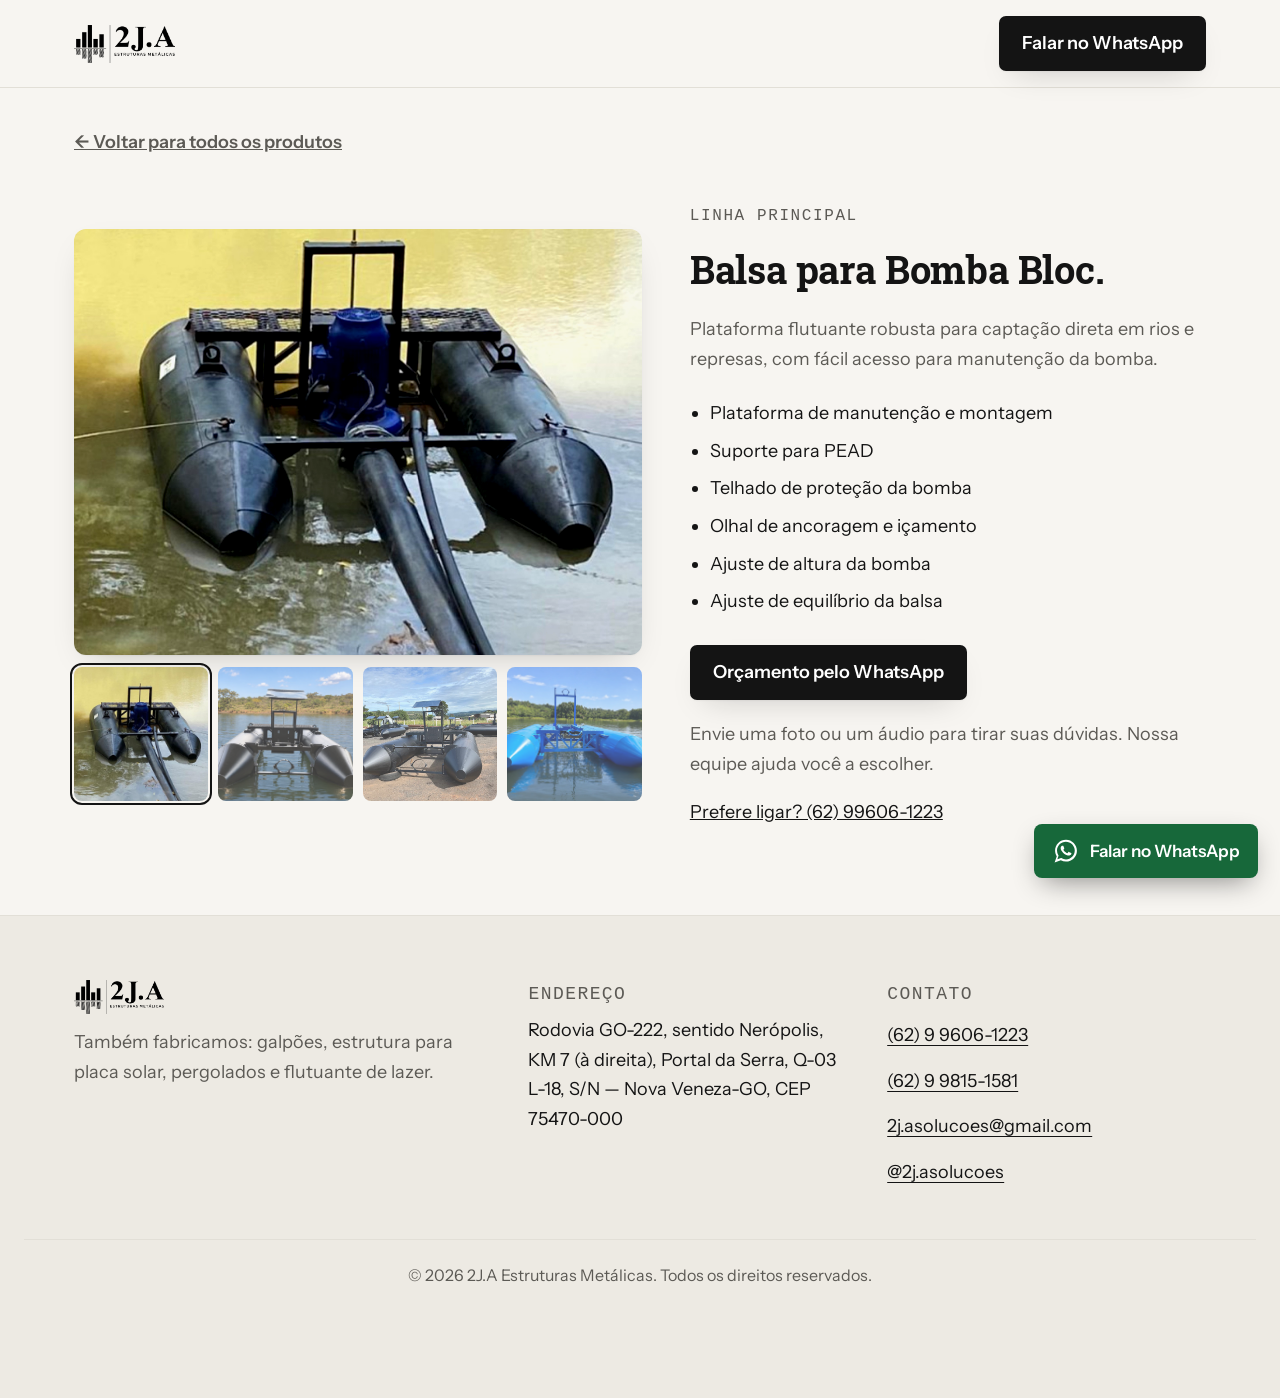
<file: produtos/balsa-bomba-bloc.html>
<!DOCTYPE html>
<html lang="pt-BR">
<head>
<meta charset="UTF-8">
<meta name="viewport" content="width=device-width, initial-scale=1.0">
<title>Balsa para Bomba Bloc. | 2J.A Estruturas Metálicas</title>
<meta name="description" content="Plataforma flutuante robusta para captação direta em rios e represas, com fácil acesso para manutenção da bomba.">
<link rel="icon" type="image/png" sizes="192x192" href="../assets/logo/favicon-2ja.png?v=2ja-1">
<link rel="shortcut icon" href="../favicon.ico?v=2ja-1">
<link rel="apple-touch-icon" href="../assets/logo/favicon-2ja.png?v=2ja-1">
<link rel="preconnect" href="https://fonts.googleapis.com">
<link rel="preconnect" href="https://fonts.gstatic.com" crossorigin>
<link href="https://fonts.googleapis.com/css2?family=Roboto+Slab:wght@400;500;600;700;800&family=Instrument+Sans:wght@400;500;600;700&display=swap" rel="stylesheet">
<link rel="stylesheet" href="../styles.css">
</head>
<body>
<a class="skip-link" href="#conteudo">Pular para o conteúdo</a>

<header class="site-header is-scrolled">
  <div class="wrap header-inner">
    <a href="../index.html" class="logo-link">
      <img src="../assets/logo/logo-preto.png" alt="2J.A Estruturas Metálicas" class="logo-img logo-black">
      <img src="../assets/logo/logo-branco.png" alt="2J.A Estruturas Metálicas" class="logo-img logo-white">
    </a>
    <a href="https://wa.me/5562996061223?text=Ol%C3%A1%21%20Vim%20pelo%20site%20da%202J.A%20e%20quero%20falar%20com%20a%20equipe." class="btn btn-accent btn-sm" data-wa="Olá! Vim pelo site da 2J.A e quero falar com a equipe.">Falar no WhatsApp</a>
  </div>
</header>

<main id="conteudo">
  <section class="section produto-detalhe">
    <div class="wrap">
      <a href="../index.html#produtos" class="voltar-link">&larr; Voltar para todos os produtos</a>

      <div class="produto-grid">
        <div class="produto-media">
          <img class="produto-foto" id="produto-foto" src="../assets/img/produto-balsa-bloc.jpg" alt="Balsa para Bomba Bloc. — 2J.A Estruturas Metálicas">
          <p class="foto-nota" id="foto-nota" hidden>Produto real, cenário ilustrativo.</p>
          <div class="produto-thumbs">
            <a class="produto-thumb is-active" href="../assets/img/produto-balsa-bloc.jpg" data-foto aria-label="Ver foto 1 de 4"><img src="../assets/img/produto-balsa-bloc.jpg" alt="" loading="lazy"></a>
            <a class="produto-thumb" href="../assets/img/ia/balsa-telhado-3.jpg" data-foto data-ia aria-label="Ver foto 2 de 4"><img src="../assets/img/ia/balsa-telhado-3.jpg" alt="" loading="lazy"></a>
            <a class="produto-thumb" href="../assets/img/galeria/balsa-telhado-2.jpg" data-foto aria-label="Ver foto 3 de 4"><img src="../assets/img/galeria/balsa-telhado-2.jpg" alt="" loading="lazy"></a>
            <a class="produto-thumb" href="../assets/img/ia/balsa-azul.jpg" data-foto data-ia aria-label="Ver foto 4 de 4"><img src="../assets/img/ia/balsa-azul.jpg" alt="" loading="lazy"></a>
          </div>
        </div>
        <div class="produto-info">
          <p class="eyebrow">Linha principal</p>
          <h1>Balsa para Bomba Bloc.</h1>
          <p class="gancho-lg">Plataforma flutuante robusta para captação direta em rios e represas, com fácil acesso para manutenção da bomba.</p>
          <ul class="bullets-lg">
            <li>Plataforma de manutenção e montagem</li>
            <li>Suporte para PEAD</li>
            <li>Telhado de proteção da bomba</li>
            <li>Olhal de ancoragem e içamento</li>
            <li>Ajuste de altura da bomba</li>
            <li>Ajuste de equilíbrio da balsa</li>
          </ul>
          <a href="https://wa.me/5562996061223?text=Ol%C3%A1%21%20Vim%20pelo%20site%20da%202J.A%20e%20quero%20um%20or%C3%A7amento%20para%20a%20Balsa%20para%20Bomba%20Bloc." class="btn btn-accent btn-lg" data-wa="Olá! Vim pelo site da 2J.A e quero um orçamento para a Balsa para Bomba Bloc.">Orçamento pelo WhatsApp</a>
          <p class="product-help">Envie uma foto ou um áudio para tirar suas dúvidas. Nossa equipe ajuda você a escolher.</p>
          <a class="phone-link" href="tel:+5562996061223">Prefere ligar? (62) 99606-1223</a>
        </div>
      </div>
    </div>
  </section>
</main>

<footer class="site-footer">
  <div class="wrap footer-inner">
    <div class="footer-col">
      <img src="../assets/logo/logo-preto.png" alt="2J.A Estruturas Metálicas" class="footer-logo logo-black">
      <img src="../assets/logo/logo-branco.png" alt="2J.A Estruturas Metálicas" class="footer-logo logo-white">
      <p class="footer-extra">Também fabricamos: galpões, estrutura para placa solar, pergolados e flutuante de lazer.</p>
    </div>
    <div class="footer-col">
      <p class="footer-label">Endereço</p>
      <p>Rodovia GO-222, sentido Nerópolis, KM 7 (à direita), Portal da Serra, Q-03 L-18, S/N — Nova Veneza-GO, CEP 75470-000</p>
    </div>
    <div class="footer-col">
      <p class="footer-label">Contato</p>
      <p><a href="https://wa.me/5562996061223?text=Ol%C3%A1%21%20Vim%20pelo%20site%20da%202J.A%20e%20quero%20falar%20com%20a%20equipe." data-wa="Olá! Vim pelo site da 2J.A e quero falar com a equipe.">(62) 9 9606-1223</a></p>
      <p><a href="https://wa.me/5562998151581?text=Ol%C3%A1%21%20Vim%20pelo%20site%20da%202J.A%20e%20quero%20falar%20com%20a%20equipe." data-wa-number="5562998151581" data-wa="Olá! Vim pelo site da 2J.A e quero falar com a equipe.">(62) 9 9815-1581</a></p>
      <p><a href="mailto:2j.asolucoes@gmail.com">2j.asolucoes@gmail.com</a></p>
      <p><a href="https://instagram.com/2j.asolucoes" target="_blank" rel="noopener">@2j.asolucoes</a></p>
    </div>
  </div>
  <p class="copyright">© 2026 2J.A Estruturas Metálicas. Todos os direitos reservados.</p>
</footer>

<a href="https://wa.me/5562996061223?text=Ol%C3%A1%21%20Vim%20pelo%20site%20da%202J.A%20e%20quero%20falar%20com%20a%20equipe." class="wa-float" data-wa="Olá! Vim pelo site da 2J.A e quero falar com a equipe." aria-label="Falar no WhatsApp">
  <svg viewBox="0 0 32 32" width="28" height="28" fill="currentColor" aria-hidden="true"><path d="M16.001 3C9.11 3 3.5 8.607 3.5 15.5c0 2.44.71 4.71 1.94 6.63L3 29l7.05-2.4a12.4 12.4 0 0 0 5.95 1.5c6.89 0 12.5-5.607 12.5-12.5S22.89 3 16 3zm0 22.6c-1.94 0-3.75-.53-5.3-1.46l-.38-.22-4.19 1.43 1.4-4.09-.25-.4a10.05 10.05 0 0 1-1.56-5.36c0-5.6 4.55-10.15 10.15-10.15s10.15 4.55 10.15 10.15S21.6 25.6 16 25.6zm5.55-7.6c-.3-.15-1.78-.88-2.06-.98-.28-.1-.48-.15-.68.15-.2.3-.78.98-.96 1.18-.18.2-.35.22-.65.08-.3-.15-1.27-.47-2.42-1.5-.9-.8-1.5-1.79-1.68-2.09-.18-.3-.02-.46.13-.6.14-.14.3-.35.45-.53.15-.18.2-.3.3-.5.1-.2.05-.38-.02-.53-.08-.15-.68-1.65-.94-2.26-.25-.6-.5-.5-.68-.51h-.58c-.2 0-.53.08-.8.38-.28.3-1.05 1.02-1.05 2.5s1.08 2.9 1.23 3.1c.15.2 2.13 3.25 5.16 4.56.72.31 1.28.5 1.72.64.72.23 1.38.2 1.9.12.58-.09 1.78-.73 2.03-1.43.25-.7.25-1.3.18-1.43-.08-.13-.28-.2-.58-.35z"/></svg><span>Falar no WhatsApp</span>
</a>

<script src="../script.js"></script>
</body>
</html>
</file>
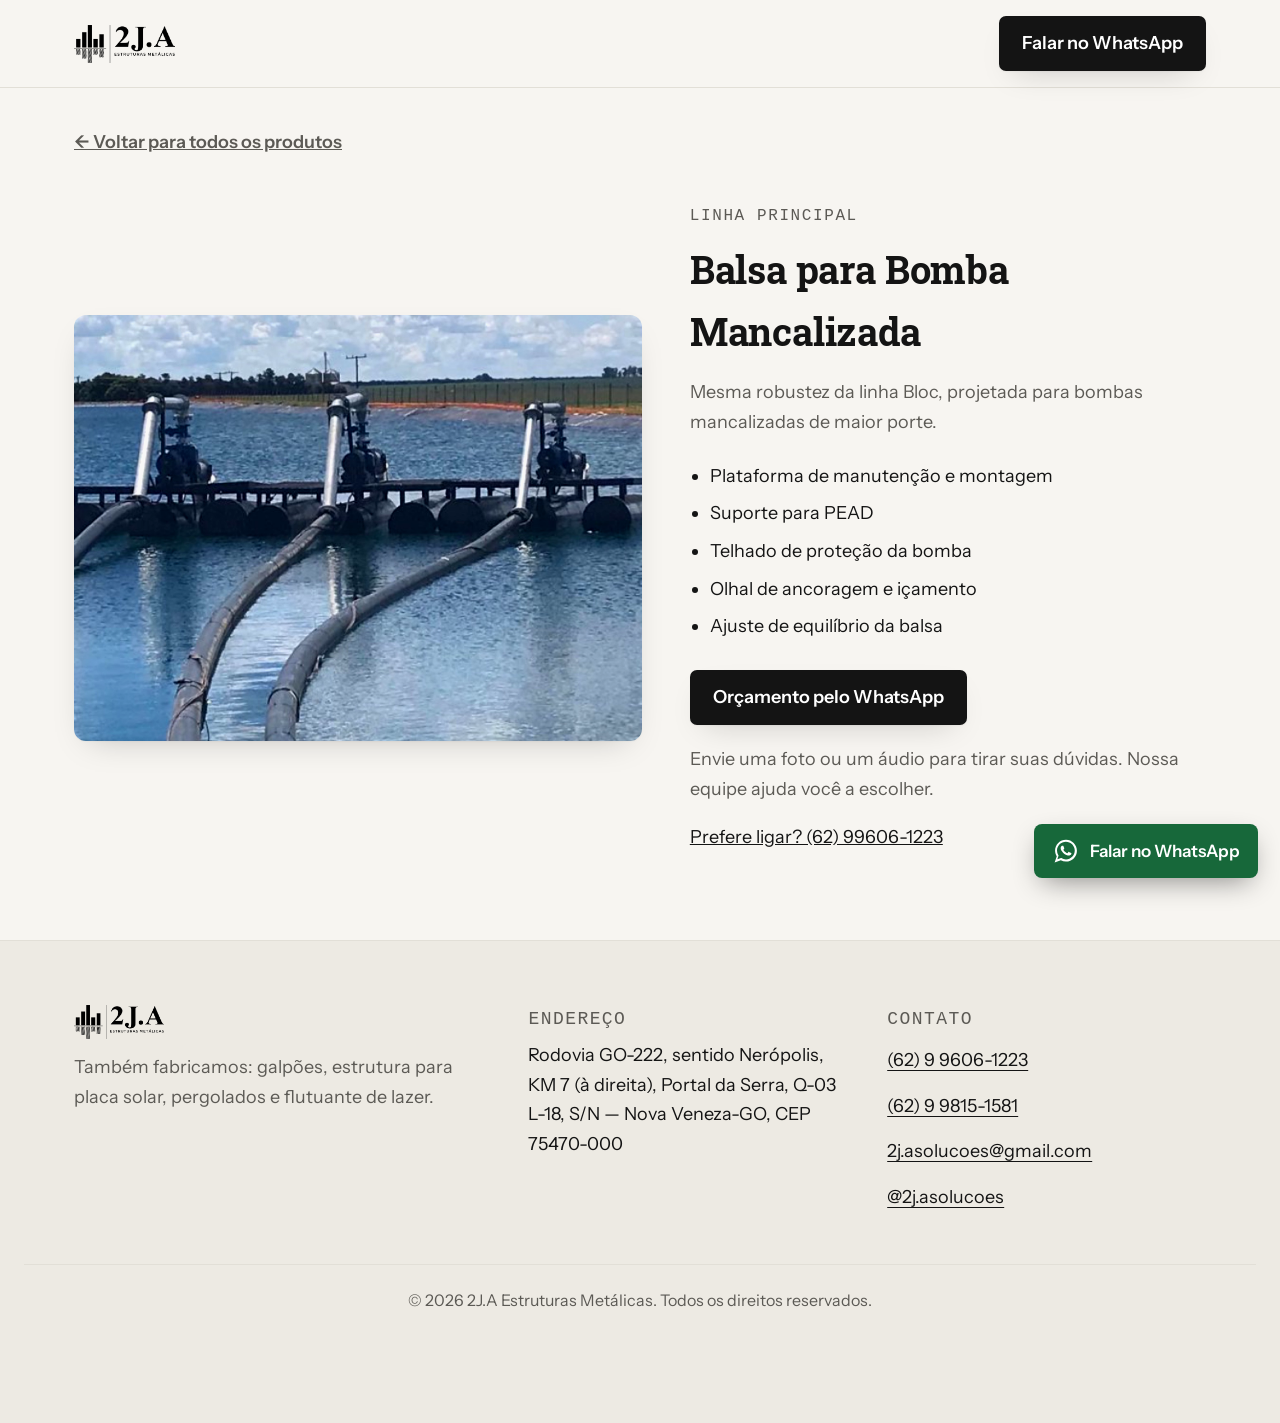
<file: produtos/balsa-bomba-mancalizada.html>
<!DOCTYPE html>
<html lang="pt-BR">
<head>
<meta charset="UTF-8">
<meta name="viewport" content="width=device-width, initial-scale=1.0">
<title>Balsa para Bomba Mancalizada | 2J.A Estruturas Metálicas</title>
<meta name="description" content="Mesma robustez da linha Bloc, projetada para bombas mancalizadas de maior porte.">
<link rel="icon" type="image/png" sizes="192x192" href="../assets/logo/favicon-2ja.png?v=2ja-1">
<link rel="shortcut icon" href="../favicon.ico?v=2ja-1">
<link rel="apple-touch-icon" href="../assets/logo/favicon-2ja.png?v=2ja-1">
<link rel="preconnect" href="https://fonts.googleapis.com">
<link rel="preconnect" href="https://fonts.gstatic.com" crossorigin>
<link href="https://fonts.googleapis.com/css2?family=Roboto+Slab:wght@400;500;600;700;800&family=Instrument+Sans:wght@400;500;600;700&display=swap" rel="stylesheet">
<link rel="stylesheet" href="../styles.css">
</head>
<body>
<a class="skip-link" href="#conteudo">Pular para o conteúdo</a>

<header class="site-header is-scrolled">
  <div class="wrap header-inner">
    <a href="../index.html" class="logo-link">
      <img src="../assets/logo/logo-preto.png" alt="2J.A Estruturas Metálicas" class="logo-img logo-black">
      <img src="../assets/logo/logo-branco.png" alt="2J.A Estruturas Metálicas" class="logo-img logo-white">
    </a>
    <a href="https://wa.me/5562996061223?text=Ol%C3%A1%21%20Vim%20pelo%20site%20da%202J.A%20e%20quero%20falar%20com%20a%20equipe." class="btn btn-accent btn-sm" data-wa="Olá! Vim pelo site da 2J.A e quero falar com a equipe.">Falar no WhatsApp</a>
  </div>
</header>

<main id="conteudo">
  <section class="section produto-detalhe">
    <div class="wrap">
      <a href="../index.html#produtos" class="voltar-link">&larr; Voltar para todos os produtos</a>

      <div class="produto-grid">
        <img class="produto-foto" id="produto-foto" src="../assets/img/produto-balsa-mancalizada.jpg" alt="Balsa para Bomba Mancalizada — 2J.A Estruturas Metálicas">
        <div class="produto-info">
          <p class="eyebrow">Linha principal</p>
          <h1>Balsa para Bomba Mancalizada</h1>
          <p class="gancho-lg">Mesma robustez da linha Bloc, projetada para bombas mancalizadas de maior porte.</p>
          <ul class="bullets-lg">
            <li>Plataforma de manutenção e montagem</li>
            <li>Suporte para PEAD</li>
            <li>Telhado de proteção da bomba</li>
            <li>Olhal de ancoragem e içamento</li>
            <li>Ajuste de equilíbrio da balsa</li>
          </ul>
          <a href="https://wa.me/5562996061223?text=Ol%C3%A1%21%20Vim%20pelo%20site%20da%202J.A%20e%20quero%20um%20or%C3%A7amento%20para%20a%20Balsa%20para%20Bomba%20Mancalizada." class="btn btn-accent btn-lg" data-wa="Olá! Vim pelo site da 2J.A e quero um orçamento para a Balsa para Bomba Mancalizada.">Orçamento pelo WhatsApp</a>
          <p class="product-help">Envie uma foto ou um áudio para tirar suas dúvidas. Nossa equipe ajuda você a escolher.</p>
          <a class="phone-link" href="tel:+5562996061223">Prefere ligar? (62) 99606-1223</a>
        </div>
      </div>
    </div>
  </section>
</main>

<footer class="site-footer">
  <div class="wrap footer-inner">
    <div class="footer-col">
      <img src="../assets/logo/logo-preto.png" alt="2J.A Estruturas Metálicas" class="footer-logo logo-black">
      <img src="../assets/logo/logo-branco.png" alt="2J.A Estruturas Metálicas" class="footer-logo logo-white">
      <p class="footer-extra">Também fabricamos: galpões, estrutura para placa solar, pergolados e flutuante de lazer.</p>
    </div>
    <div class="footer-col">
      <p class="footer-label">Endereço</p>
      <p>Rodovia GO-222, sentido Nerópolis, KM 7 (à direita), Portal da Serra, Q-03 L-18, S/N — Nova Veneza-GO, CEP 75470-000</p>
    </div>
    <div class="footer-col">
      <p class="footer-label">Contato</p>
      <p><a href="https://wa.me/5562996061223?text=Ol%C3%A1%21%20Vim%20pelo%20site%20da%202J.A%20e%20quero%20falar%20com%20a%20equipe." data-wa="Olá! Vim pelo site da 2J.A e quero falar com a equipe.">(62) 9 9606-1223</a></p>
      <p><a href="https://wa.me/5562998151581?text=Ol%C3%A1%21%20Vim%20pelo%20site%20da%202J.A%20e%20quero%20falar%20com%20a%20equipe." data-wa-number="5562998151581" data-wa="Olá! Vim pelo site da 2J.A e quero falar com a equipe.">(62) 9 9815-1581</a></p>
      <p><a href="mailto:2j.asolucoes@gmail.com">2j.asolucoes@gmail.com</a></p>
      <p><a href="https://instagram.com/2j.asolucoes" target="_blank" rel="noopener">@2j.asolucoes</a></p>
    </div>
  </div>
  <p class="copyright">© 2026 2J.A Estruturas Metálicas. Todos os direitos reservados.</p>
</footer>

<a href="https://wa.me/5562996061223?text=Ol%C3%A1%21%20Vim%20pelo%20site%20da%202J.A%20e%20quero%20falar%20com%20a%20equipe." class="wa-float" data-wa="Olá! Vim pelo site da 2J.A e quero falar com a equipe." aria-label="Falar no WhatsApp">
  <svg viewBox="0 0 32 32" width="28" height="28" fill="currentColor" aria-hidden="true"><path d="M16.001 3C9.11 3 3.5 8.607 3.5 15.5c0 2.44.71 4.71 1.94 6.63L3 29l7.05-2.4a12.4 12.4 0 0 0 5.95 1.5c6.89 0 12.5-5.607 12.5-12.5S22.89 3 16 3zm0 22.6c-1.94 0-3.75-.53-5.3-1.46l-.38-.22-4.19 1.43 1.4-4.09-.25-.4a10.05 10.05 0 0 1-1.56-5.36c0-5.6 4.55-10.15 10.15-10.15s10.15 4.55 10.15 10.15S21.6 25.6 16 25.6zm5.55-7.6c-.3-.15-1.78-.88-2.06-.98-.28-.1-.48-.15-.68.15-.2.3-.78.98-.96 1.18-.18.2-.35.22-.65.08-.3-.15-1.27-.47-2.42-1.5-.9-.8-1.5-1.79-1.68-2.09-.18-.3-.02-.46.13-.6.14-.14.3-.35.45-.53.15-.18.2-.3.3-.5.1-.2.05-.38-.02-.53-.08-.15-.68-1.65-.94-2.26-.25-.6-.5-.5-.68-.51h-.58c-.2 0-.53.08-.8.38-.28.3-1.05 1.02-1.05 2.5s1.08 2.9 1.23 3.1c.15.2 2.13 3.25 5.16 4.56.72.31 1.28.5 1.72.64.72.23 1.38.2 1.9.12.58-.09 1.78-.73 2.03-1.43.25-.7.25-1.3.18-1.43-.08-.13-.28-.2-.58-.35z"/></svg><span>Falar no WhatsApp</span>
</a>

<script src="../script.js"></script>
</body>
</html>
</file>
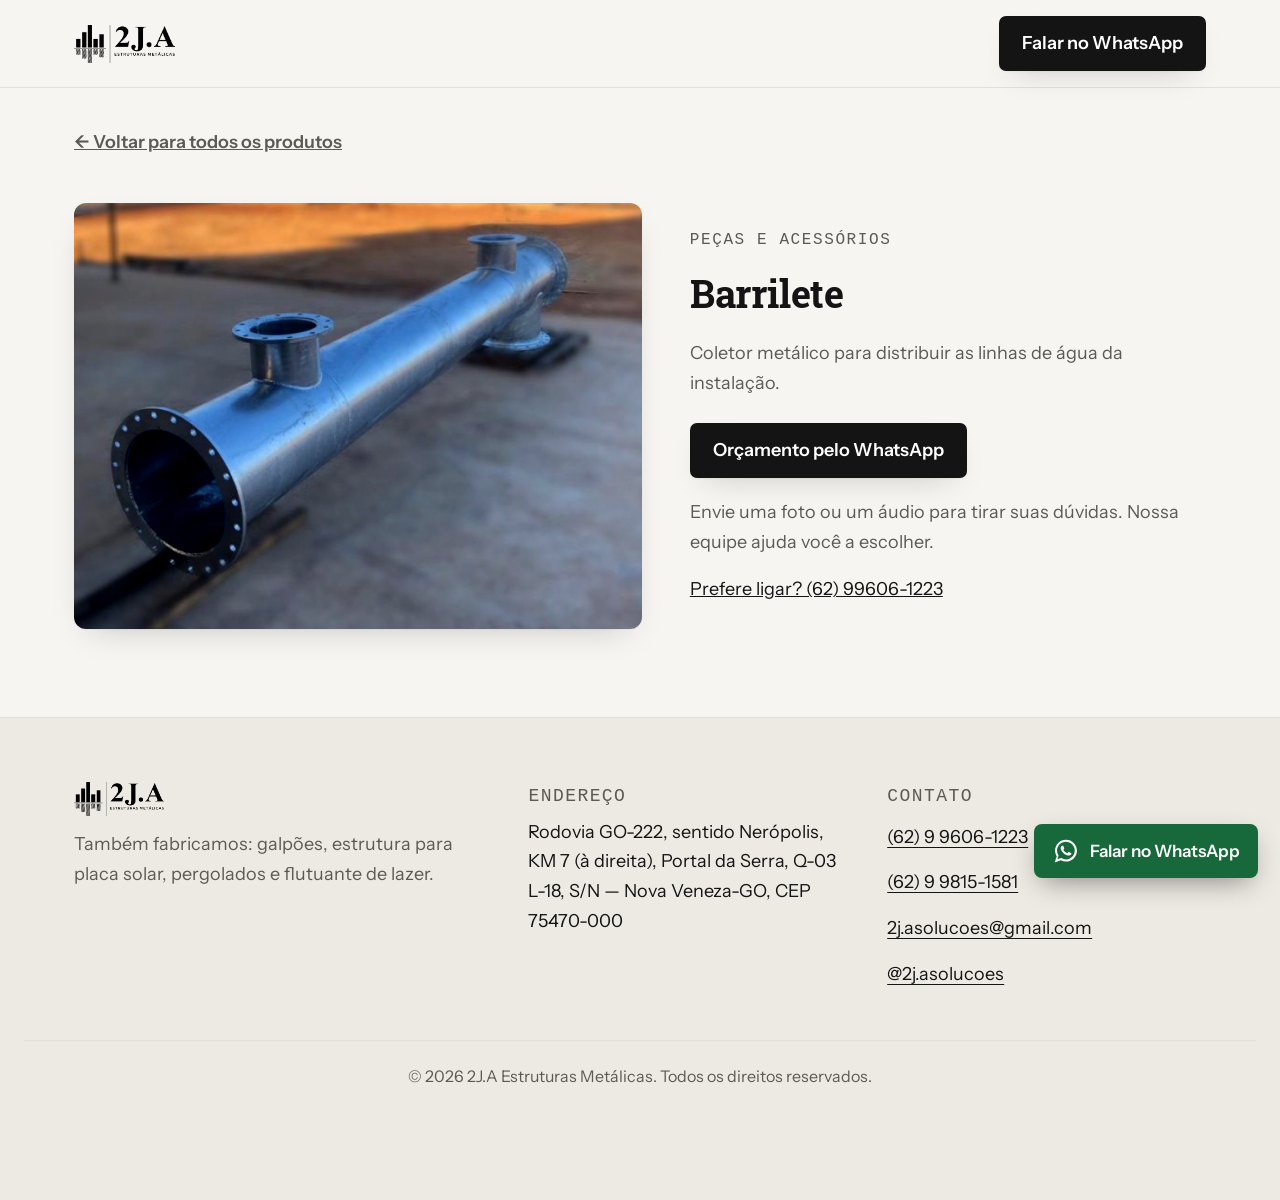
<file: produtos/barrilete.html>
<!DOCTYPE html>
<html lang="pt-BR">
<head>
<meta charset="UTF-8">
<meta name="viewport" content="width=device-width, initial-scale=1.0">
<title>Barrilete | 2J.A Estruturas Metálicas</title>
<meta name="description" content="Coletor metálico para distribuir as linhas de água da instalação.">
<link rel="icon" type="image/png" sizes="192x192" href="../assets/logo/favicon-2ja.png?v=2ja-1">
<link rel="shortcut icon" href="../favicon.ico?v=2ja-1">
<link rel="apple-touch-icon" href="../assets/logo/favicon-2ja.png?v=2ja-1">
<link rel="preconnect" href="https://fonts.googleapis.com">
<link rel="preconnect" href="https://fonts.gstatic.com" crossorigin>
<link href="https://fonts.googleapis.com/css2?family=Roboto+Slab:wght@400;500;600;700;800&family=Instrument+Sans:wght@400;500;600;700&display=swap" rel="stylesheet">
<link rel="stylesheet" href="../styles.css">
</head>
<body>
<a class="skip-link" href="#conteudo">Pular para o conteúdo</a>

<header class="site-header is-scrolled">
  <div class="wrap header-inner">
    <a href="../index.html" class="logo-link">
      <img src="../assets/logo/logo-preto.png" alt="2J.A Estruturas Metálicas" class="logo-img logo-black">
      <img src="../assets/logo/logo-branco.png" alt="2J.A Estruturas Metálicas" class="logo-img logo-white">
    </a>
    <a href="https://wa.me/5562996061223?text=Ol%C3%A1%21%20Vim%20pelo%20site%20da%202J.A%20e%20quero%20falar%20com%20a%20equipe." class="btn btn-accent btn-sm" data-wa="Olá! Vim pelo site da 2J.A e quero falar com a equipe.">Falar no WhatsApp</a>
  </div>
</header>

<main id="conteudo">
  <section class="section produto-detalhe">
    <div class="wrap">
      <a href="../index.html#produtos" class="voltar-link">&larr; Voltar para todos os produtos</a>

      <div class="produto-grid">
        <img class="produto-foto" id="produto-foto" src="../assets/img/outros-barrilete.jpg" alt="Barrilete — 2J.A Estruturas Metálicas">
        <div class="produto-info">
          <p class="eyebrow">Peças e acessórios</p>
          <h1>Barrilete</h1>
          <p class="gancho-lg">Coletor metálico para distribuir as linhas de água da instalação.</p>

          <a href="https://wa.me/5562996061223?text=Ol%C3%A1%21%20Vim%20pelo%20site%20da%202J.A%20e%20quero%20um%20or%C3%A7amento%20para%20o%28a%29%20Barrilete." class="btn btn-accent btn-lg" data-wa="Olá! Vim pelo site da 2J.A e quero um orçamento para o(a) Barrilete.">Orçamento pelo WhatsApp</a>
          <p class="product-help">Envie uma foto ou um áudio para tirar suas dúvidas. Nossa equipe ajuda você a escolher.</p>
          <a class="phone-link" href="tel:+5562996061223">Prefere ligar? (62) 99606-1223</a>
        </div>
      </div>
    </div>
  </section>
</main>

<footer class="site-footer">
  <div class="wrap footer-inner">
    <div class="footer-col">
      <img src="../assets/logo/logo-preto.png" alt="2J.A Estruturas Metálicas" class="footer-logo logo-black">
      <img src="../assets/logo/logo-branco.png" alt="2J.A Estruturas Metálicas" class="footer-logo logo-white">
      <p class="footer-extra">Também fabricamos: galpões, estrutura para placa solar, pergolados e flutuante de lazer.</p>
    </div>
    <div class="footer-col">
      <p class="footer-label">Endereço</p>
      <p>Rodovia GO-222, sentido Nerópolis, KM 7 (à direita), Portal da Serra, Q-03 L-18, S/N — Nova Veneza-GO, CEP 75470-000</p>
    </div>
    <div class="footer-col">
      <p class="footer-label">Contato</p>
      <p><a href="https://wa.me/5562996061223?text=Ol%C3%A1%21%20Vim%20pelo%20site%20da%202J.A%20e%20quero%20falar%20com%20a%20equipe." data-wa="Olá! Vim pelo site da 2J.A e quero falar com a equipe.">(62) 9 9606-1223</a></p>
      <p><a href="https://wa.me/5562998151581?text=Ol%C3%A1%21%20Vim%20pelo%20site%20da%202J.A%20e%20quero%20falar%20com%20a%20equipe." data-wa-number="5562998151581" data-wa="Olá! Vim pelo site da 2J.A e quero falar com a equipe.">(62) 9 9815-1581</a></p>
      <p><a href="mailto:2j.asolucoes@gmail.com">2j.asolucoes@gmail.com</a></p>
      <p><a href="https://instagram.com/2j.asolucoes" target="_blank" rel="noopener">@2j.asolucoes</a></p>
    </div>
  </div>
  <p class="copyright">© 2026 2J.A Estruturas Metálicas. Todos os direitos reservados.</p>
</footer>

<a href="https://wa.me/5562996061223?text=Ol%C3%A1%21%20Vim%20pelo%20site%20da%202J.A%20e%20quero%20falar%20com%20a%20equipe." class="wa-float" data-wa="Olá! Vim pelo site da 2J.A e quero falar com a equipe." aria-label="Falar no WhatsApp">
  <svg viewBox="0 0 32 32" width="28" height="28" fill="currentColor" aria-hidden="true"><path d="M16.001 3C9.11 3 3.5 8.607 3.5 15.5c0 2.44.71 4.71 1.94 6.63L3 29l7.05-2.4a12.4 12.4 0 0 0 5.95 1.5c6.89 0 12.5-5.607 12.5-12.5S22.89 3 16 3zm0 22.6c-1.94 0-3.75-.53-5.3-1.46l-.38-.22-4.19 1.43 1.4-4.09-.25-.4a10.05 10.05 0 0 1-1.56-5.36c0-5.6 4.55-10.15 10.15-10.15s10.15 4.55 10.15 10.15S21.6 25.6 16 25.6zm5.55-7.6c-.3-.15-1.78-.88-2.06-.98-.28-.1-.48-.15-.68.15-.2.3-.78.98-.96 1.18-.18.2-.35.22-.65.08-.3-.15-1.27-.47-2.42-1.5-.9-.8-1.5-1.79-1.68-2.09-.18-.3-.02-.46.13-.6.14-.14.3-.35.45-.53.15-.18.2-.3.3-.5.1-.2.05-.38-.02-.53-.08-.15-.68-1.65-.94-2.26-.25-.6-.5-.5-.68-.51h-.58c-.2 0-.53.08-.8.38-.28.3-1.05 1.02-1.05 2.5s1.08 2.9 1.23 3.1c.15.2 2.13 3.25 5.16 4.56.72.31 1.28.5 1.72.64.72.23 1.38.2 1.9.12.58-.09 1.78-.73 2.03-1.43.25-.7.25-1.3.18-1.43-.08-.13-.28-.2-.58-.35z"/></svg><span>Falar no WhatsApp</span>
</a>

<script src="../script.js"></script>
</body>
</html>
</file>
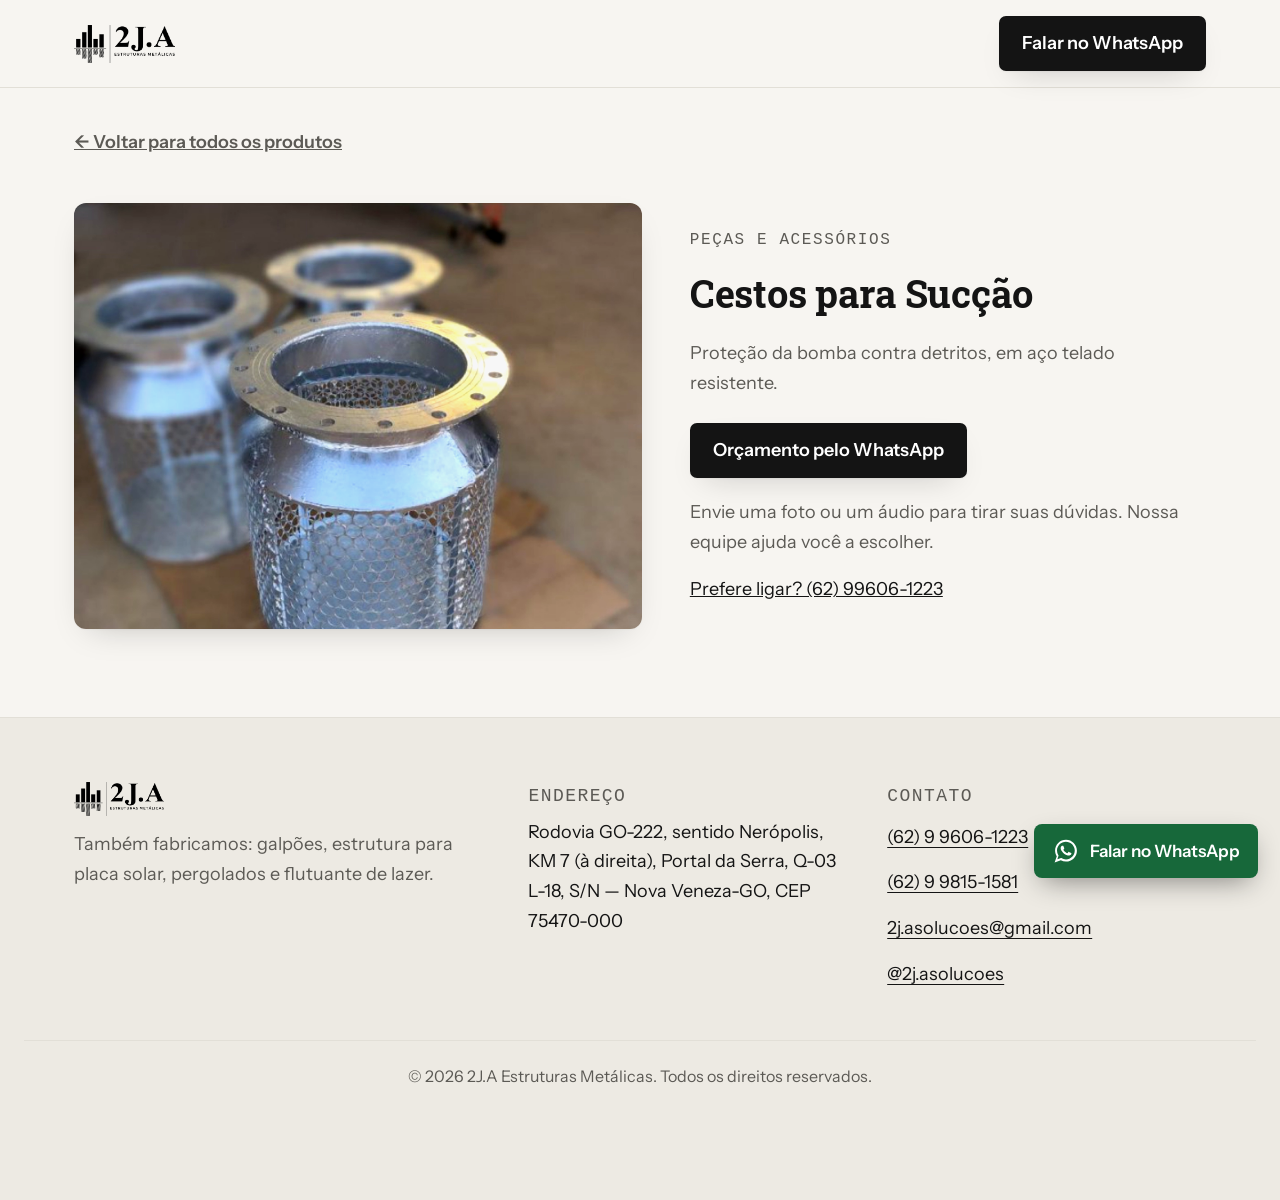
<file: produtos/cestos-succao.html>
<!DOCTYPE html>
<html lang="pt-BR">
<head>
<meta charset="UTF-8">
<meta name="viewport" content="width=device-width, initial-scale=1.0">
<title>Cestos para Sucção | 2J.A Estruturas Metálicas</title>
<meta name="description" content="Proteção da bomba contra detritos, em aço telado resistente.">
<link rel="icon" type="image/png" sizes="192x192" href="../assets/logo/favicon-2ja.png?v=2ja-1">
<link rel="shortcut icon" href="../favicon.ico?v=2ja-1">
<link rel="apple-touch-icon" href="../assets/logo/favicon-2ja.png?v=2ja-1">
<link rel="preconnect" href="https://fonts.googleapis.com">
<link rel="preconnect" href="https://fonts.gstatic.com" crossorigin>
<link href="https://fonts.googleapis.com/css2?family=Roboto+Slab:wght@400;500;600;700;800&family=Instrument+Sans:wght@400;500;600;700&display=swap" rel="stylesheet">
<link rel="stylesheet" href="../styles.css">
</head>
<body>
<a class="skip-link" href="#conteudo">Pular para o conteúdo</a>

<header class="site-header is-scrolled">
  <div class="wrap header-inner">
    <a href="../index.html" class="logo-link">
      <img src="../assets/logo/logo-preto.png" alt="2J.A Estruturas Metálicas" class="logo-img logo-black">
      <img src="../assets/logo/logo-branco.png" alt="2J.A Estruturas Metálicas" class="logo-img logo-white">
    </a>
    <a href="https://wa.me/5562996061223?text=Ol%C3%A1%21%20Vim%20pelo%20site%20da%202J.A%20e%20quero%20falar%20com%20a%20equipe." class="btn btn-accent btn-sm" data-wa="Olá! Vim pelo site da 2J.A e quero falar com a equipe.">Falar no WhatsApp</a>
  </div>
</header>

<main id="conteudo">
  <section class="section produto-detalhe">
    <div class="wrap">
      <a href="../index.html#produtos" class="voltar-link">&larr; Voltar para todos os produtos</a>

      <div class="produto-grid">
        <img class="produto-foto" id="produto-foto" src="../assets/img/outros-cestos-succao.jpg" alt="Cestos para Sucção — 2J.A Estruturas Metálicas">
        <div class="produto-info">
          <p class="eyebrow">Peças e acessórios</p>
          <h1>Cestos para Sucção</h1>
          <p class="gancho-lg">Proteção da bomba contra detritos, em aço telado resistente.</p>

          <a href="https://wa.me/5562996061223?text=Ol%C3%A1%21%20Vim%20pelo%20site%20da%202J.A%20e%20quero%20um%20or%C3%A7amento%20para%20o%28a%29%20Cestos%20para%20Suc%C3%A7%C3%A3o." class="btn btn-accent btn-lg" data-wa="Olá! Vim pelo site da 2J.A e quero um orçamento para o(a) Cestos para Sucção.">Orçamento pelo WhatsApp</a>
          <p class="product-help">Envie uma foto ou um áudio para tirar suas dúvidas. Nossa equipe ajuda você a escolher.</p>
          <a class="phone-link" href="tel:+5562996061223">Prefere ligar? (62) 99606-1223</a>
        </div>
      </div>
    </div>
  </section>
</main>

<footer class="site-footer">
  <div class="wrap footer-inner">
    <div class="footer-col">
      <img src="../assets/logo/logo-preto.png" alt="2J.A Estruturas Metálicas" class="footer-logo logo-black">
      <img src="../assets/logo/logo-branco.png" alt="2J.A Estruturas Metálicas" class="footer-logo logo-white">
      <p class="footer-extra">Também fabricamos: galpões, estrutura para placa solar, pergolados e flutuante de lazer.</p>
    </div>
    <div class="footer-col">
      <p class="footer-label">Endereço</p>
      <p>Rodovia GO-222, sentido Nerópolis, KM 7 (à direita), Portal da Serra, Q-03 L-18, S/N — Nova Veneza-GO, CEP 75470-000</p>
    </div>
    <div class="footer-col">
      <p class="footer-label">Contato</p>
      <p><a href="https://wa.me/5562996061223?text=Ol%C3%A1%21%20Vim%20pelo%20site%20da%202J.A%20e%20quero%20falar%20com%20a%20equipe." data-wa="Olá! Vim pelo site da 2J.A e quero falar com a equipe.">(62) 9 9606-1223</a></p>
      <p><a href="https://wa.me/5562998151581?text=Ol%C3%A1%21%20Vim%20pelo%20site%20da%202J.A%20e%20quero%20falar%20com%20a%20equipe." data-wa-number="5562998151581" data-wa="Olá! Vim pelo site da 2J.A e quero falar com a equipe.">(62) 9 9815-1581</a></p>
      <p><a href="mailto:2j.asolucoes@gmail.com">2j.asolucoes@gmail.com</a></p>
      <p><a href="https://instagram.com/2j.asolucoes" target="_blank" rel="noopener">@2j.asolucoes</a></p>
    </div>
  </div>
  <p class="copyright">© 2026 2J.A Estruturas Metálicas. Todos os direitos reservados.</p>
</footer>

<a href="https://wa.me/5562996061223?text=Ol%C3%A1%21%20Vim%20pelo%20site%20da%202J.A%20e%20quero%20falar%20com%20a%20equipe." class="wa-float" data-wa="Olá! Vim pelo site da 2J.A e quero falar com a equipe." aria-label="Falar no WhatsApp">
  <svg viewBox="0 0 32 32" width="28" height="28" fill="currentColor" aria-hidden="true"><path d="M16.001 3C9.11 3 3.5 8.607 3.5 15.5c0 2.44.71 4.71 1.94 6.63L3 29l7.05-2.4a12.4 12.4 0 0 0 5.95 1.5c6.89 0 12.5-5.607 12.5-12.5S22.89 3 16 3zm0 22.6c-1.94 0-3.75-.53-5.3-1.46l-.38-.22-4.19 1.43 1.4-4.09-.25-.4a10.05 10.05 0 0 1-1.56-5.36c0-5.6 4.55-10.15 10.15-10.15s10.15 4.55 10.15 10.15S21.6 25.6 16 25.6zm5.55-7.6c-.3-.15-1.78-.88-2.06-.98-.28-.1-.48-.15-.68.15-.2.3-.78.98-.96 1.18-.18.2-.35.22-.65.08-.3-.15-1.27-.47-2.42-1.5-.9-.8-1.5-1.79-1.68-2.09-.18-.3-.02-.46.13-.6.14-.14.3-.35.45-.53.15-.18.2-.3.3-.5.1-.2.05-.38-.02-.53-.08-.15-.68-1.65-.94-2.26-.25-.6-.5-.5-.68-.51h-.58c-.2 0-.53.08-.8.38-.28.3-1.05 1.02-1.05 2.5s1.08 2.9 1.23 3.1c.15.2 2.13 3.25 5.16 4.56.72.31 1.28.5 1.72.64.72.23 1.38.2 1.9.12.58-.09 1.78-.73 2.03-1.43.25-.7.25-1.3.18-1.43-.08-.13-.28-.2-.58-.35z"/></svg><span>Falar no WhatsApp</span>
</a>

<script src="../script.js"></script>
</body>
</html>
</file>
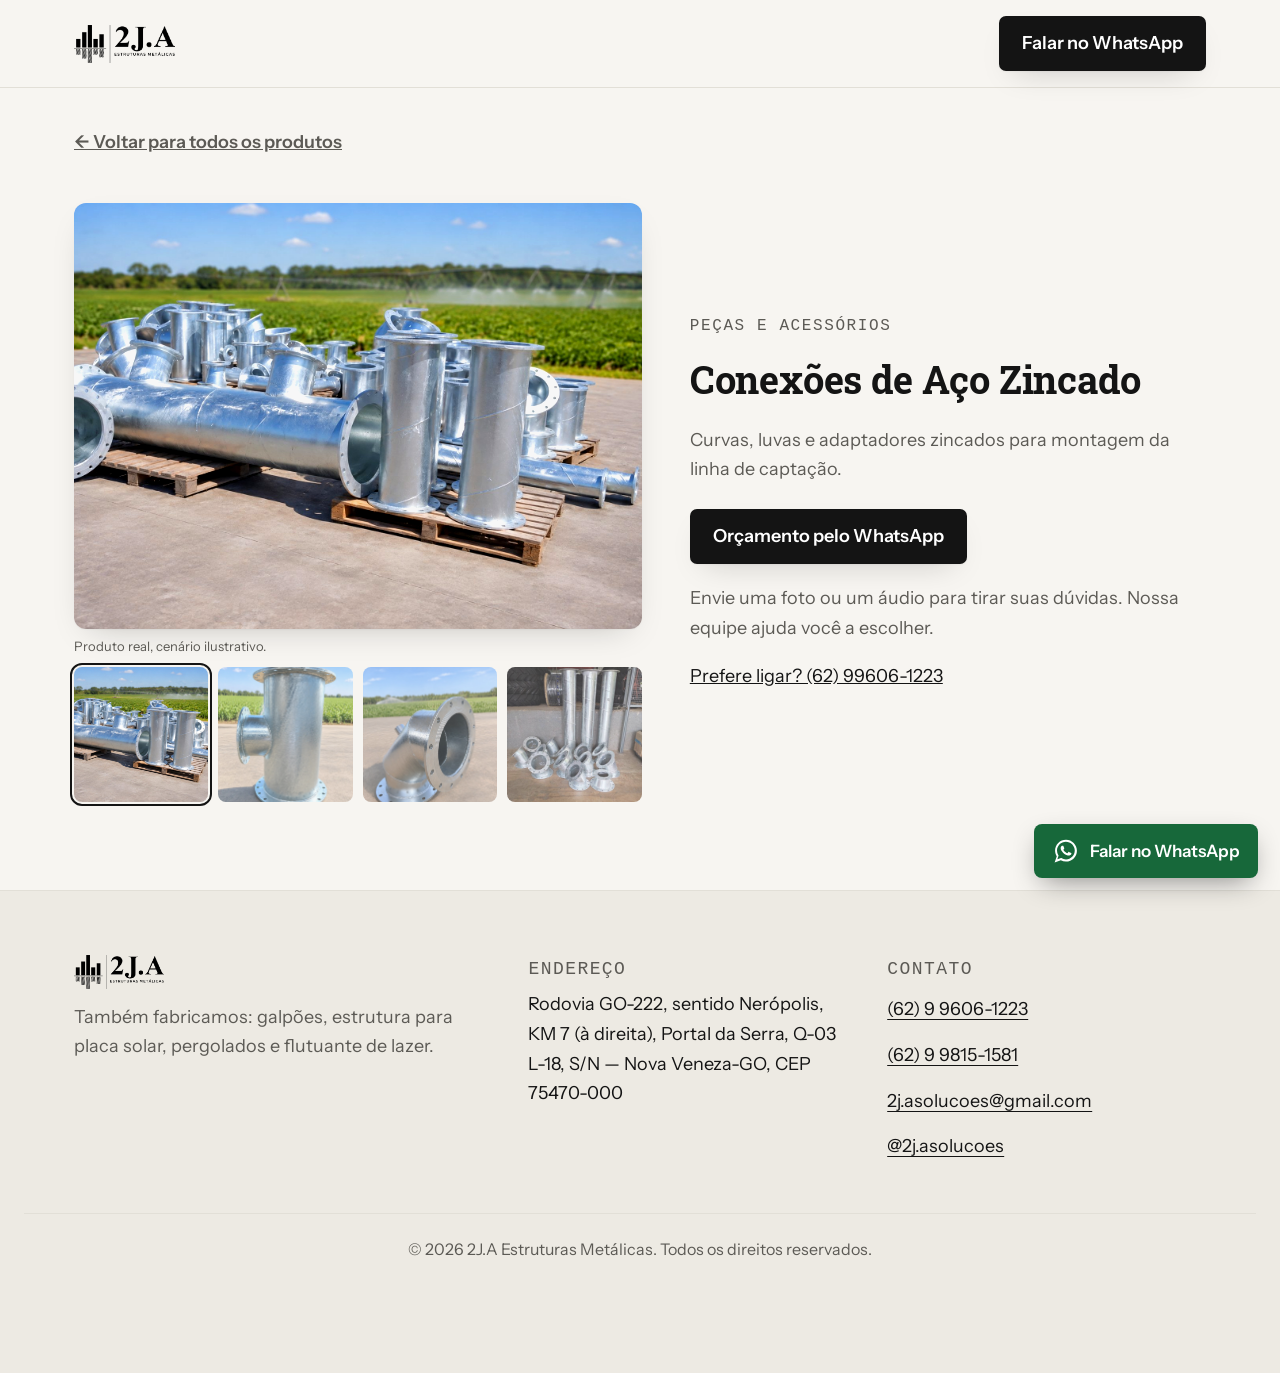
<file: produtos/conexoes-aco-zincado.html>
<!DOCTYPE html>
<html lang="pt-BR">
<head>
<meta charset="UTF-8">
<meta name="viewport" content="width=device-width, initial-scale=1.0">
<title>Conexões de Aço Zincado | 2J.A Estruturas Metálicas</title>
<meta name="description" content="Curvas, luvas e adaptadores zincados para montagem da linha de captação.">
<link rel="icon" type="image/png" sizes="192x192" href="../assets/logo/favicon-2ja.png?v=2ja-1">
<link rel="shortcut icon" href="../favicon.ico?v=2ja-1">
<link rel="apple-touch-icon" href="../assets/logo/favicon-2ja.png?v=2ja-1">
<link rel="preconnect" href="https://fonts.googleapis.com">
<link rel="preconnect" href="https://fonts.gstatic.com" crossorigin>
<link href="https://fonts.googleapis.com/css2?family=Roboto+Slab:wght@400;500;600;700;800&family=Instrument+Sans:wght@400;500;600;700&display=swap" rel="stylesheet">
<link rel="stylesheet" href="../styles.css">
</head>
<body>
<a class="skip-link" href="#conteudo">Pular para o conteúdo</a>

<header class="site-header is-scrolled">
  <div class="wrap header-inner">
    <a href="../index.html" class="logo-link">
      <img src="../assets/logo/logo-preto.png" alt="2J.A Estruturas Metálicas" class="logo-img logo-black">
      <img src="../assets/logo/logo-branco.png" alt="2J.A Estruturas Metálicas" class="logo-img logo-white">
    </a>
    <a href="https://wa.me/5562996061223?text=Ol%C3%A1%21%20Vim%20pelo%20site%20da%202J.A%20e%20quero%20falar%20com%20a%20equipe." class="btn btn-accent btn-sm" data-wa="Olá! Vim pelo site da 2J.A e quero falar com a equipe.">Falar no WhatsApp</a>
  </div>
</header>

<main id="conteudo">
  <section class="section produto-detalhe">
    <div class="wrap">
      <a href="../index.html#produtos" class="voltar-link">&larr; Voltar para todos os produtos</a>

      <div class="produto-grid">
        <div class="produto-media">
          <img class="produto-foto" id="produto-foto" src="../assets/img/ia/conexoes-lote.jpg" alt="Conexões de Aço Zincado — 2J.A Estruturas Metálicas">
          <p class="foto-nota" id="foto-nota">Produto real, cenário ilustrativo.</p>
          <div class="produto-thumbs">
            <a class="produto-thumb is-active" href="../assets/img/ia/conexoes-lote.jpg" data-foto data-ia aria-label="Ver foto 1 de 4"><img src="../assets/img/ia/conexoes-lote.jpg" alt="" loading="lazy"></a>
            <a class="produto-thumb" href="../assets/img/ia/conexao-te.jpg" data-foto data-contain data-ia aria-label="Ver foto 2 de 4"><img src="../assets/img/ia/conexao-te.jpg" alt="" loading="lazy"></a>
            <a class="produto-thumb" href="../assets/img/ia/conexao-curva.jpg" data-foto data-contain data-ia aria-label="Ver foto 3 de 4"><img src="../assets/img/ia/conexao-curva.jpg" alt="" loading="lazy"></a>
            <a class="produto-thumb" href="../assets/img/outros-conexoes-zincado.jpg" data-foto aria-label="Ver foto 4 de 4"><img src="../assets/img/outros-conexoes-zincado.jpg" alt="" loading="lazy"></a>
          </div>
        </div>
        <div class="produto-info">
          <p class="eyebrow">Peças e acessórios</p>
          <h1>Conexões de Aço Zincado</h1>
          <p class="gancho-lg">Curvas, luvas e adaptadores zincados para montagem da linha de captação.</p>

          <a href="https://wa.me/5562996061223?text=Ol%C3%A1%21%20Vim%20pelo%20site%20da%202J.A%20e%20quero%20um%20or%C3%A7amento%20para%20o%28a%29%20Conex%C3%B5es%20de%20A%C3%A7o%20Zincado." class="btn btn-accent btn-lg" data-wa="Olá! Vim pelo site da 2J.A e quero um orçamento para o(a) Conexões de Aço Zincado.">Orçamento pelo WhatsApp</a>
          <p class="product-help">Envie uma foto ou um áudio para tirar suas dúvidas. Nossa equipe ajuda você a escolher.</p>
          <a class="phone-link" href="tel:+5562996061223">Prefere ligar? (62) 99606-1223</a>
        </div>
      </div>
    </div>
  </section>
</main>

<footer class="site-footer">
  <div class="wrap footer-inner">
    <div class="footer-col">
      <img src="../assets/logo/logo-preto.png" alt="2J.A Estruturas Metálicas" class="footer-logo logo-black">
      <img src="../assets/logo/logo-branco.png" alt="2J.A Estruturas Metálicas" class="footer-logo logo-white">
      <p class="footer-extra">Também fabricamos: galpões, estrutura para placa solar, pergolados e flutuante de lazer.</p>
    </div>
    <div class="footer-col">
      <p class="footer-label">Endereço</p>
      <p>Rodovia GO-222, sentido Nerópolis, KM 7 (à direita), Portal da Serra, Q-03 L-18, S/N — Nova Veneza-GO, CEP 75470-000</p>
    </div>
    <div class="footer-col">
      <p class="footer-label">Contato</p>
      <p><a href="https://wa.me/5562996061223?text=Ol%C3%A1%21%20Vim%20pelo%20site%20da%202J.A%20e%20quero%20falar%20com%20a%20equipe." data-wa="Olá! Vim pelo site da 2J.A e quero falar com a equipe.">(62) 9 9606-1223</a></p>
      <p><a href="https://wa.me/5562998151581?text=Ol%C3%A1%21%20Vim%20pelo%20site%20da%202J.A%20e%20quero%20falar%20com%20a%20equipe." data-wa-number="5562998151581" data-wa="Olá! Vim pelo site da 2J.A e quero falar com a equipe.">(62) 9 9815-1581</a></p>
      <p><a href="mailto:2j.asolucoes@gmail.com">2j.asolucoes@gmail.com</a></p>
      <p><a href="https://instagram.com/2j.asolucoes" target="_blank" rel="noopener">@2j.asolucoes</a></p>
    </div>
  </div>
  <p class="copyright">© 2026 2J.A Estruturas Metálicas. Todos os direitos reservados.</p>
</footer>

<a href="https://wa.me/5562996061223?text=Ol%C3%A1%21%20Vim%20pelo%20site%20da%202J.A%20e%20quero%20falar%20com%20a%20equipe." class="wa-float" data-wa="Olá! Vim pelo site da 2J.A e quero falar com a equipe." aria-label="Falar no WhatsApp">
  <svg viewBox="0 0 32 32" width="28" height="28" fill="currentColor" aria-hidden="true"><path d="M16.001 3C9.11 3 3.5 8.607 3.5 15.5c0 2.44.71 4.71 1.94 6.63L3 29l7.05-2.4a12.4 12.4 0 0 0 5.95 1.5c6.89 0 12.5-5.607 12.5-12.5S22.89 3 16 3zm0 22.6c-1.94 0-3.75-.53-5.3-1.46l-.38-.22-4.19 1.43 1.4-4.09-.25-.4a10.05 10.05 0 0 1-1.56-5.36c0-5.6 4.55-10.15 10.15-10.15s10.15 4.55 10.15 10.15S21.6 25.6 16 25.6zm5.55-7.6c-.3-.15-1.78-.88-2.06-.98-.28-.1-.48-.15-.68.15-.2.3-.78.98-.96 1.18-.18.2-.35.22-.65.08-.3-.15-1.27-.47-2.42-1.5-.9-.8-1.5-1.79-1.68-2.09-.18-.3-.02-.46.13-.6.14-.14.3-.35.45-.53.15-.18.2-.3.3-.5.1-.2.05-.38-.02-.53-.08-.15-.68-1.65-.94-2.26-.25-.6-.5-.5-.68-.51h-.58c-.2 0-.53.08-.8.38-.28.3-1.05 1.02-1.05 2.5s1.08 2.9 1.23 3.1c.15.2 2.13 3.25 5.16 4.56.72.31 1.28.5 1.72.64.72.23 1.38.2 1.9.12.58-.09 1.78-.73 2.03-1.43.25-.7.25-1.3.18-1.43-.08-.13-.28-.2-.58-.35z"/></svg><span>Falar no WhatsApp</span>
</a>

<script src="../script.js"></script>
</body>
</html>
</file>
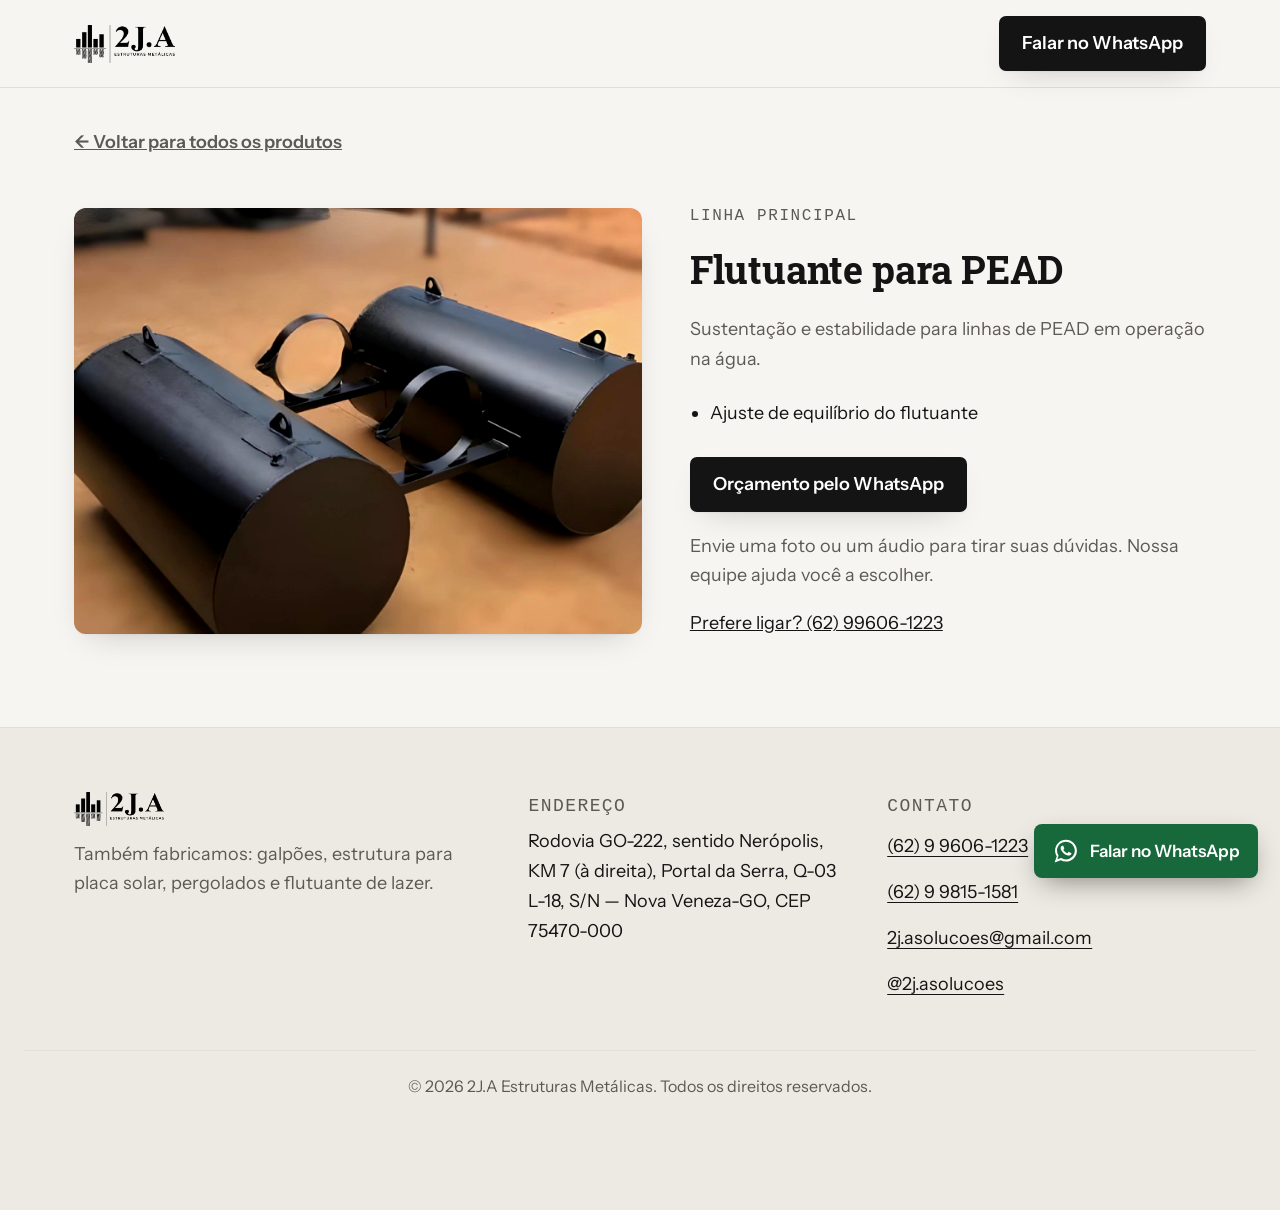
<file: produtos/flutuante-pead.html>
<!DOCTYPE html>
<html lang="pt-BR">
<head>
<meta charset="UTF-8">
<meta name="viewport" content="width=device-width, initial-scale=1.0">
<title>Flutuante para PEAD | 2J.A Estruturas Metálicas</title>
<meta name="description" content="Sustentação e estabilidade para linhas de PEAD em operação na água.">
<link rel="icon" type="image/png" sizes="192x192" href="../assets/logo/favicon-2ja.png?v=2ja-1">
<link rel="shortcut icon" href="../favicon.ico?v=2ja-1">
<link rel="apple-touch-icon" href="../assets/logo/favicon-2ja.png?v=2ja-1">
<link rel="preconnect" href="https://fonts.googleapis.com">
<link rel="preconnect" href="https://fonts.gstatic.com" crossorigin>
<link href="https://fonts.googleapis.com/css2?family=Roboto+Slab:wght@400;500;600;700;800&family=Instrument+Sans:wght@400;500;600;700&display=swap" rel="stylesheet">
<link rel="stylesheet" href="../styles.css">
</head>
<body>
<a class="skip-link" href="#conteudo">Pular para o conteúdo</a>

<header class="site-header is-scrolled">
  <div class="wrap header-inner">
    <a href="../index.html" class="logo-link">
      <img src="../assets/logo/logo-preto.png" alt="2J.A Estruturas Metálicas" class="logo-img logo-black">
      <img src="../assets/logo/logo-branco.png" alt="2J.A Estruturas Metálicas" class="logo-img logo-white">
    </a>
    <a href="https://wa.me/5562996061223?text=Ol%C3%A1%21%20Vim%20pelo%20site%20da%202J.A%20e%20quero%20falar%20com%20a%20equipe." class="btn btn-accent btn-sm" data-wa="Olá! Vim pelo site da 2J.A e quero falar com a equipe.">Falar no WhatsApp</a>
  </div>
</header>

<main id="conteudo">
  <section class="section produto-detalhe">
    <div class="wrap">
      <a href="../index.html#produtos" class="voltar-link">&larr; Voltar para todos os produtos</a>

      <div class="produto-grid">
        <img class="produto-foto" id="produto-foto" src="../assets/img/produto-flutuante-pead.jpg" alt="Flutuante para PEAD — 2J.A Estruturas Metálicas">
        <div class="produto-info">
          <p class="eyebrow">Linha principal</p>
          <h1>Flutuante para PEAD</h1>
          <p class="gancho-lg">Sustentação e estabilidade para linhas de PEAD em operação na água.</p>
          <ul class="bullets-lg">
            <li>Ajuste de equilíbrio do flutuante</li>
          </ul>
          <a href="https://wa.me/5562996061223?text=Ol%C3%A1%21%20Vim%20pelo%20site%20da%202J.A%20e%20quero%20um%20or%C3%A7amento%20para%20o%20Flutuante%20para%20PEAD." class="btn btn-accent btn-lg" data-wa="Olá! Vim pelo site da 2J.A e quero um orçamento para o Flutuante para PEAD.">Orçamento pelo WhatsApp</a>
          <p class="product-help">Envie uma foto ou um áudio para tirar suas dúvidas. Nossa equipe ajuda você a escolher.</p>
          <a class="phone-link" href="tel:+5562996061223">Prefere ligar? (62) 99606-1223</a>
        </div>
      </div>
    </div>
  </section>
</main>

<footer class="site-footer">
  <div class="wrap footer-inner">
    <div class="footer-col">
      <img src="../assets/logo/logo-preto.png" alt="2J.A Estruturas Metálicas" class="footer-logo logo-black">
      <img src="../assets/logo/logo-branco.png" alt="2J.A Estruturas Metálicas" class="footer-logo logo-white">
      <p class="footer-extra">Também fabricamos: galpões, estrutura para placa solar, pergolados e flutuante de lazer.</p>
    </div>
    <div class="footer-col">
      <p class="footer-label">Endereço</p>
      <p>Rodovia GO-222, sentido Nerópolis, KM 7 (à direita), Portal da Serra, Q-03 L-18, S/N — Nova Veneza-GO, CEP 75470-000</p>
    </div>
    <div class="footer-col">
      <p class="footer-label">Contato</p>
      <p><a href="https://wa.me/5562996061223?text=Ol%C3%A1%21%20Vim%20pelo%20site%20da%202J.A%20e%20quero%20falar%20com%20a%20equipe." data-wa="Olá! Vim pelo site da 2J.A e quero falar com a equipe.">(62) 9 9606-1223</a></p>
      <p><a href="https://wa.me/5562998151581?text=Ol%C3%A1%21%20Vim%20pelo%20site%20da%202J.A%20e%20quero%20falar%20com%20a%20equipe." data-wa-number="5562998151581" data-wa="Olá! Vim pelo site da 2J.A e quero falar com a equipe.">(62) 9 9815-1581</a></p>
      <p><a href="mailto:2j.asolucoes@gmail.com">2j.asolucoes@gmail.com</a></p>
      <p><a href="https://instagram.com/2j.asolucoes" target="_blank" rel="noopener">@2j.asolucoes</a></p>
    </div>
  </div>
  <p class="copyright">© 2026 2J.A Estruturas Metálicas. Todos os direitos reservados.</p>
</footer>

<a href="https://wa.me/5562996061223?text=Ol%C3%A1%21%20Vim%20pelo%20site%20da%202J.A%20e%20quero%20falar%20com%20a%20equipe." class="wa-float" data-wa="Olá! Vim pelo site da 2J.A e quero falar com a equipe." aria-label="Falar no WhatsApp">
  <svg viewBox="0 0 32 32" width="28" height="28" fill="currentColor" aria-hidden="true"><path d="M16.001 3C9.11 3 3.5 8.607 3.5 15.5c0 2.44.71 4.71 1.94 6.63L3 29l7.05-2.4a12.4 12.4 0 0 0 5.95 1.5c6.89 0 12.5-5.607 12.5-12.5S22.89 3 16 3zm0 22.6c-1.94 0-3.75-.53-5.3-1.46l-.38-.22-4.19 1.43 1.4-4.09-.25-.4a10.05 10.05 0 0 1-1.56-5.36c0-5.6 4.55-10.15 10.15-10.15s10.15 4.55 10.15 10.15S21.6 25.6 16 25.6zm5.55-7.6c-.3-.15-1.78-.88-2.06-.98-.28-.1-.48-.15-.68.15-.2.3-.78.98-.96 1.18-.18.2-.35.22-.65.08-.3-.15-1.27-.47-2.42-1.5-.9-.8-1.5-1.79-1.68-2.09-.18-.3-.02-.46.13-.6.14-.14.3-.35.45-.53.15-.18.2-.3.3-.5.1-.2.05-.38-.02-.53-.08-.15-.68-1.65-.94-2.26-.25-.6-.5-.5-.68-.51h-.58c-.2 0-.53.08-.8.38-.28.3-1.05 1.02-1.05 2.5s1.08 2.9 1.23 3.1c.15.2 2.13 3.25 5.16 4.56.72.31 1.28.5 1.72.64.72.23 1.38.2 1.9.12.58-.09 1.78-.73 2.03-1.43.25-.7.25-1.3.18-1.43-.08-.13-.28-.2-.58-.35z"/></svg><span>Falar no WhatsApp</span>
</a>

<script src="../script.js"></script>
</body>
</html>
</file>
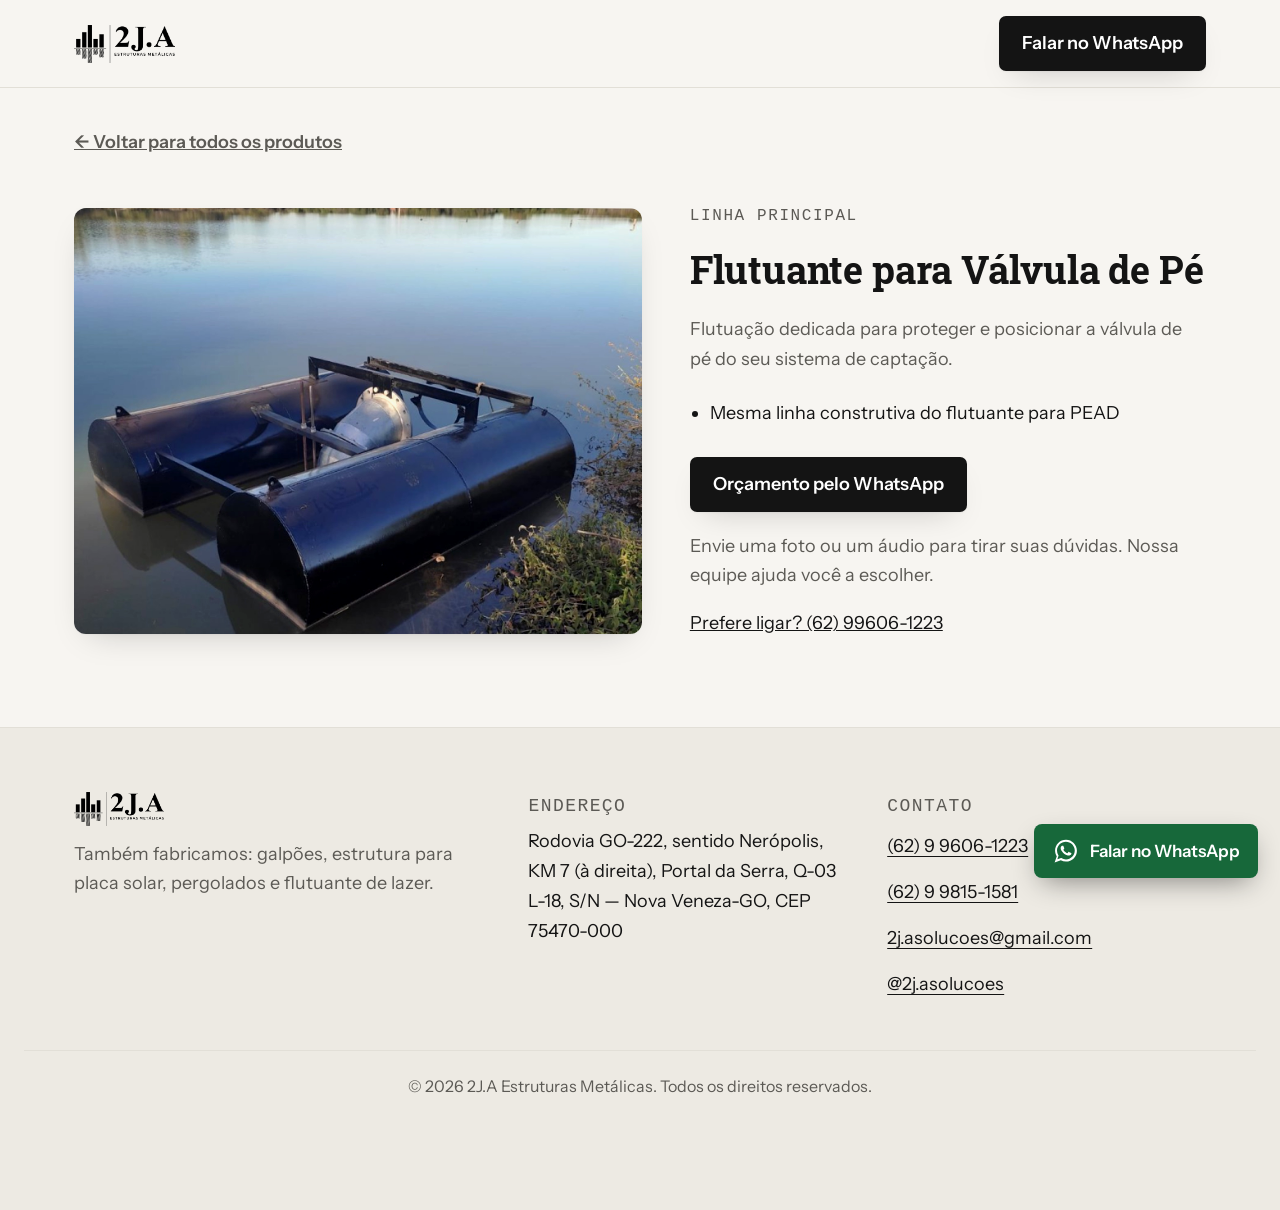
<file: produtos/flutuante-valvula-pe.html>
<!DOCTYPE html>
<html lang="pt-BR">
<head>
<meta charset="UTF-8">
<meta name="viewport" content="width=device-width, initial-scale=1.0">
<title>Flutuante para Válvula de Pé | 2J.A Estruturas Metálicas</title>
<meta name="description" content="Flutuação dedicada para proteger e posicionar a válvula de pé do seu sistema de captação.">
<link rel="icon" type="image/png" sizes="192x192" href="../assets/logo/favicon-2ja.png?v=2ja-1">
<link rel="shortcut icon" href="../favicon.ico?v=2ja-1">
<link rel="apple-touch-icon" href="../assets/logo/favicon-2ja.png?v=2ja-1">
<link rel="preconnect" href="https://fonts.googleapis.com">
<link rel="preconnect" href="https://fonts.gstatic.com" crossorigin>
<link href="https://fonts.googleapis.com/css2?family=Roboto+Slab:wght@400;500;600;700;800&family=Instrument+Sans:wght@400;500;600;700&display=swap" rel="stylesheet">
<link rel="stylesheet" href="../styles.css">
</head>
<body>
<a class="skip-link" href="#conteudo">Pular para o conteúdo</a>

<header class="site-header is-scrolled">
  <div class="wrap header-inner">
    <a href="../index.html" class="logo-link">
      <img src="../assets/logo/logo-preto.png" alt="2J.A Estruturas Metálicas" class="logo-img logo-black">
      <img src="../assets/logo/logo-branco.png" alt="2J.A Estruturas Metálicas" class="logo-img logo-white">
    </a>
    <a href="https://wa.me/5562996061223?text=Ol%C3%A1%21%20Vim%20pelo%20site%20da%202J.A%20e%20quero%20falar%20com%20a%20equipe." class="btn btn-accent btn-sm" data-wa="Olá! Vim pelo site da 2J.A e quero falar com a equipe.">Falar no WhatsApp</a>
  </div>
</header>

<main id="conteudo">
  <section class="section produto-detalhe">
    <div class="wrap">
      <a href="../index.html#produtos" class="voltar-link">&larr; Voltar para todos os produtos</a>

      <div class="produto-grid">
        <img class="produto-foto" id="produto-foto" src="../assets/img/produto-flutuante-valvula.jpg" alt="Flutuante para Válvula de Pé — 2J.A Estruturas Metálicas">
        <div class="produto-info">
          <p class="eyebrow">Linha principal</p>
          <h1>Flutuante para Válvula de Pé</h1>
          <p class="gancho-lg">Flutuação dedicada para proteger e posicionar a válvula de pé do seu sistema de captação.</p>
          <ul class="bullets-lg">
            <li>Mesma linha construtiva do flutuante para PEAD</li>
          </ul>
          <a href="https://wa.me/5562996061223?text=Ol%C3%A1%21%20Vim%20pelo%20site%20da%202J.A%20e%20quero%20um%20or%C3%A7amento%20para%20o%20Flutuante%20para%20V%C3%A1lvula%20de%20P%C3%A9." class="btn btn-accent btn-lg" data-wa="Olá! Vim pelo site da 2J.A e quero um orçamento para o Flutuante para Válvula de Pé.">Orçamento pelo WhatsApp</a>
          <p class="product-help">Envie uma foto ou um áudio para tirar suas dúvidas. Nossa equipe ajuda você a escolher.</p>
          <a class="phone-link" href="tel:+5562996061223">Prefere ligar? (62) 99606-1223</a>
        </div>
      </div>
    </div>
  </section>
</main>

<footer class="site-footer">
  <div class="wrap footer-inner">
    <div class="footer-col">
      <img src="../assets/logo/logo-preto.png" alt="2J.A Estruturas Metálicas" class="footer-logo logo-black">
      <img src="../assets/logo/logo-branco.png" alt="2J.A Estruturas Metálicas" class="footer-logo logo-white">
      <p class="footer-extra">Também fabricamos: galpões, estrutura para placa solar, pergolados e flutuante de lazer.</p>
    </div>
    <div class="footer-col">
      <p class="footer-label">Endereço</p>
      <p>Rodovia GO-222, sentido Nerópolis, KM 7 (à direita), Portal da Serra, Q-03 L-18, S/N — Nova Veneza-GO, CEP 75470-000</p>
    </div>
    <div class="footer-col">
      <p class="footer-label">Contato</p>
      <p><a href="https://wa.me/5562996061223?text=Ol%C3%A1%21%20Vim%20pelo%20site%20da%202J.A%20e%20quero%20falar%20com%20a%20equipe." data-wa="Olá! Vim pelo site da 2J.A e quero falar com a equipe.">(62) 9 9606-1223</a></p>
      <p><a href="https://wa.me/5562998151581?text=Ol%C3%A1%21%20Vim%20pelo%20site%20da%202J.A%20e%20quero%20falar%20com%20a%20equipe." data-wa-number="5562998151581" data-wa="Olá! Vim pelo site da 2J.A e quero falar com a equipe.">(62) 9 9815-1581</a></p>
      <p><a href="mailto:2j.asolucoes@gmail.com">2j.asolucoes@gmail.com</a></p>
      <p><a href="https://instagram.com/2j.asolucoes" target="_blank" rel="noopener">@2j.asolucoes</a></p>
    </div>
  </div>
  <p class="copyright">© 2026 2J.A Estruturas Metálicas. Todos os direitos reservados.</p>
</footer>

<a href="https://wa.me/5562996061223?text=Ol%C3%A1%21%20Vim%20pelo%20site%20da%202J.A%20e%20quero%20falar%20com%20a%20equipe." class="wa-float" data-wa="Olá! Vim pelo site da 2J.A e quero falar com a equipe." aria-label="Falar no WhatsApp">
  <svg viewBox="0 0 32 32" width="28" height="28" fill="currentColor" aria-hidden="true"><path d="M16.001 3C9.11 3 3.5 8.607 3.5 15.5c0 2.44.71 4.71 1.94 6.63L3 29l7.05-2.4a12.4 12.4 0 0 0 5.95 1.5c6.89 0 12.5-5.607 12.5-12.5S22.89 3 16 3zm0 22.6c-1.94 0-3.75-.53-5.3-1.46l-.38-.22-4.19 1.43 1.4-4.09-.25-.4a10.05 10.05 0 0 1-1.56-5.36c0-5.6 4.55-10.15 10.15-10.15s10.15 4.55 10.15 10.15S21.6 25.6 16 25.6zm5.55-7.6c-.3-.15-1.78-.88-2.06-.98-.28-.1-.48-.15-.68.15-.2.3-.78.98-.96 1.18-.18.2-.35.22-.65.08-.3-.15-1.27-.47-2.42-1.5-.9-.8-1.5-1.79-1.68-2.09-.18-.3-.02-.46.13-.6.14-.14.3-.35.45-.53.15-.18.2-.3.3-.5.1-.2.05-.38-.02-.53-.08-.15-.68-1.65-.94-2.26-.25-.6-.5-.5-.68-.51h-.58c-.2 0-.53.08-.8.38-.28.3-1.05 1.02-1.05 2.5s1.08 2.9 1.23 3.1c.15.2 2.13 3.25 5.16 4.56.72.31 1.28.5 1.72.64.72.23 1.38.2 1.9.12.58-.09 1.78-.73 2.03-1.43.25-.7.25-1.3.18-1.43-.08-.13-.28-.2-.58-.35z"/></svg><span>Falar no WhatsApp</span>
</a>

<script src="../script.js"></script>
</body>
</html>
</file>
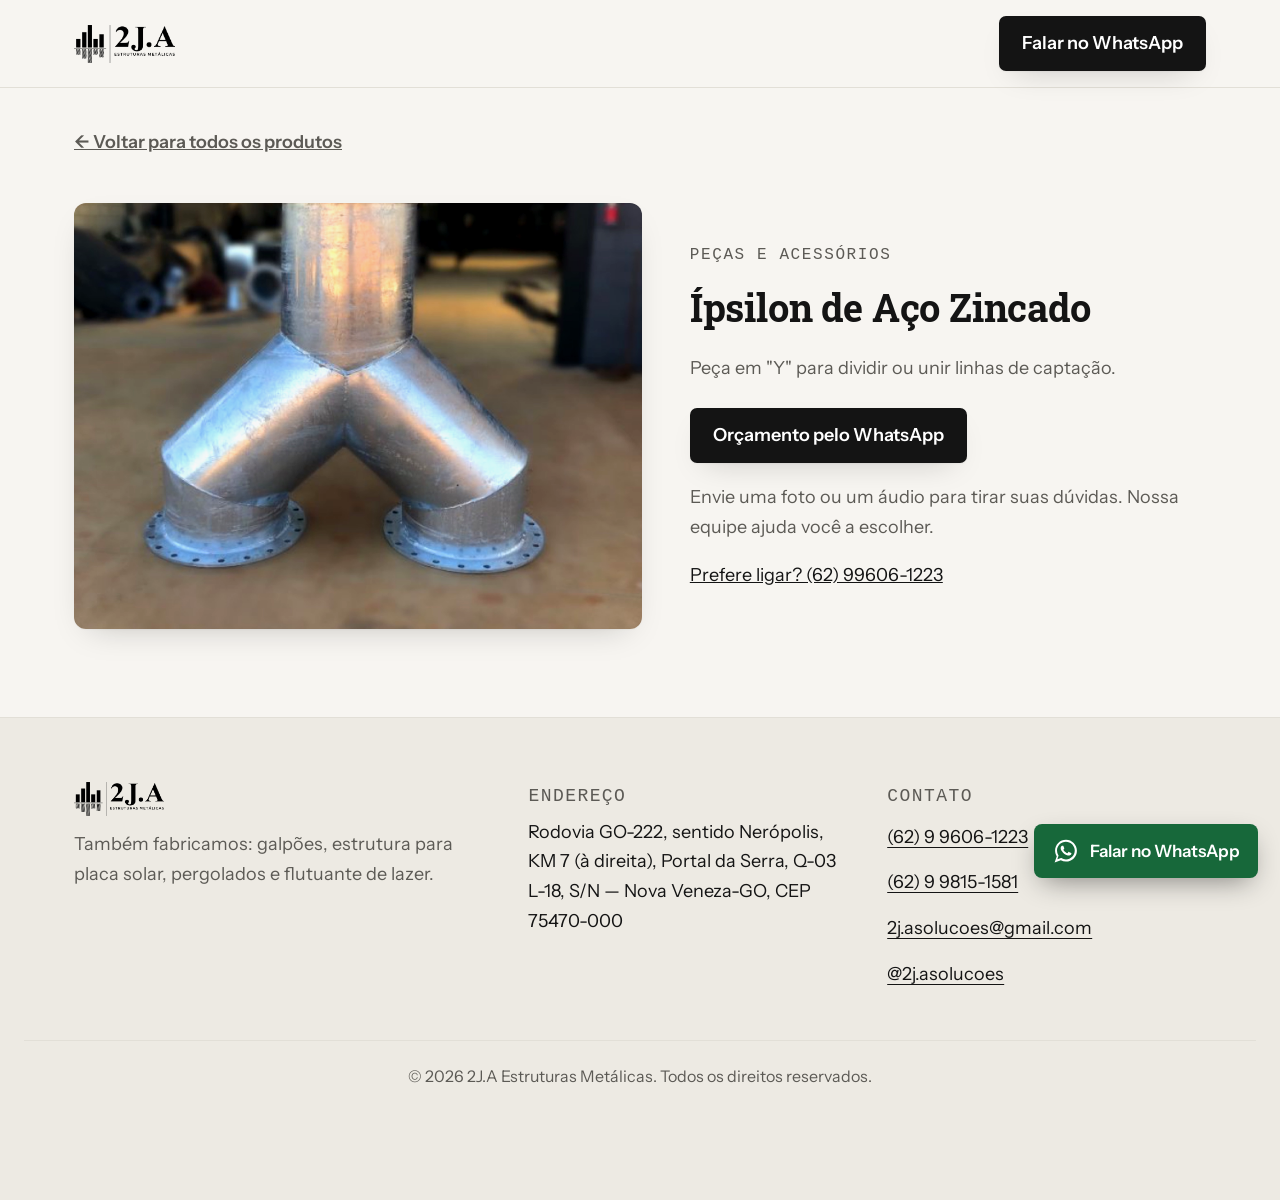
<file: produtos/ipsilon-aco-zincado.html>
<!DOCTYPE html>
<html lang="pt-BR">
<head>
<meta charset="UTF-8">
<meta name="viewport" content="width=device-width, initial-scale=1.0">
<title>Ípsilon de Aço Zincado | 2J.A Estruturas Metálicas</title>
<meta name="description" content="Peça em "Y" para dividir ou unir linhas de captação.">
<link rel="icon" type="image/png" sizes="192x192" href="../assets/logo/favicon-2ja.png?v=2ja-1">
<link rel="shortcut icon" href="../favicon.ico?v=2ja-1">
<link rel="apple-touch-icon" href="../assets/logo/favicon-2ja.png?v=2ja-1">
<link rel="preconnect" href="https://fonts.googleapis.com">
<link rel="preconnect" href="https://fonts.gstatic.com" crossorigin>
<link href="https://fonts.googleapis.com/css2?family=Roboto+Slab:wght@400;500;600;700;800&family=Instrument+Sans:wght@400;500;600;700&display=swap" rel="stylesheet">
<link rel="stylesheet" href="../styles.css">
</head>
<body>
<a class="skip-link" href="#conteudo">Pular para o conteúdo</a>

<header class="site-header is-scrolled">
  <div class="wrap header-inner">
    <a href="../index.html" class="logo-link">
      <img src="../assets/logo/logo-preto.png" alt="2J.A Estruturas Metálicas" class="logo-img logo-black">
      <img src="../assets/logo/logo-branco.png" alt="2J.A Estruturas Metálicas" class="logo-img logo-white">
    </a>
    <a href="https://wa.me/5562996061223?text=Ol%C3%A1%21%20Vim%20pelo%20site%20da%202J.A%20e%20quero%20falar%20com%20a%20equipe." class="btn btn-accent btn-sm" data-wa="Olá! Vim pelo site da 2J.A e quero falar com a equipe.">Falar no WhatsApp</a>
  </div>
</header>

<main id="conteudo">
  <section class="section produto-detalhe">
    <div class="wrap">
      <a href="../index.html#produtos" class="voltar-link">&larr; Voltar para todos os produtos</a>

      <div class="produto-grid">
        <img class="produto-foto" id="produto-foto" src="../assets/img/outros-ipsilon-zincado.jpg" alt="Ípsilon de Aço Zincado — 2J.A Estruturas Metálicas">
        <div class="produto-info">
          <p class="eyebrow">Peças e acessórios</p>
          <h1>Ípsilon de Aço Zincado</h1>
          <p class="gancho-lg">Peça em "Y" para dividir ou unir linhas de captação.</p>

          <a href="https://wa.me/5562996061223?text=Ol%C3%A1%21%20Vim%20pelo%20site%20da%202J.A%20e%20quero%20um%20or%C3%A7amento%20para%20o%28a%29%20%C3%8Dpsilon%20de%20A%C3%A7o%20Zincado." class="btn btn-accent btn-lg" data-wa="Olá! Vim pelo site da 2J.A e quero um orçamento para o(a) Ípsilon de Aço Zincado.">Orçamento pelo WhatsApp</a>
          <p class="product-help">Envie uma foto ou um áudio para tirar suas dúvidas. Nossa equipe ajuda você a escolher.</p>
          <a class="phone-link" href="tel:+5562996061223">Prefere ligar? (62) 99606-1223</a>
        </div>
      </div>
    </div>
  </section>
</main>

<footer class="site-footer">
  <div class="wrap footer-inner">
    <div class="footer-col">
      <img src="../assets/logo/logo-preto.png" alt="2J.A Estruturas Metálicas" class="footer-logo logo-black">
      <img src="../assets/logo/logo-branco.png" alt="2J.A Estruturas Metálicas" class="footer-logo logo-white">
      <p class="footer-extra">Também fabricamos: galpões, estrutura para placa solar, pergolados e flutuante de lazer.</p>
    </div>
    <div class="footer-col">
      <p class="footer-label">Endereço</p>
      <p>Rodovia GO-222, sentido Nerópolis, KM 7 (à direita), Portal da Serra, Q-03 L-18, S/N — Nova Veneza-GO, CEP 75470-000</p>
    </div>
    <div class="footer-col">
      <p class="footer-label">Contato</p>
      <p><a href="https://wa.me/5562996061223?text=Ol%C3%A1%21%20Vim%20pelo%20site%20da%202J.A%20e%20quero%20falar%20com%20a%20equipe." data-wa="Olá! Vim pelo site da 2J.A e quero falar com a equipe.">(62) 9 9606-1223</a></p>
      <p><a href="https://wa.me/5562998151581?text=Ol%C3%A1%21%20Vim%20pelo%20site%20da%202J.A%20e%20quero%20falar%20com%20a%20equipe." data-wa-number="5562998151581" data-wa="Olá! Vim pelo site da 2J.A e quero falar com a equipe.">(62) 9 9815-1581</a></p>
      <p><a href="mailto:2j.asolucoes@gmail.com">2j.asolucoes@gmail.com</a></p>
      <p><a href="https://instagram.com/2j.asolucoes" target="_blank" rel="noopener">@2j.asolucoes</a></p>
    </div>
  </div>
  <p class="copyright">© 2026 2J.A Estruturas Metálicas. Todos os direitos reservados.</p>
</footer>

<a href="https://wa.me/5562996061223?text=Ol%C3%A1%21%20Vim%20pelo%20site%20da%202J.A%20e%20quero%20falar%20com%20a%20equipe." class="wa-float" data-wa="Olá! Vim pelo site da 2J.A e quero falar com a equipe." aria-label="Falar no WhatsApp">
  <svg viewBox="0 0 32 32" width="28" height="28" fill="currentColor" aria-hidden="true"><path d="M16.001 3C9.11 3 3.5 8.607 3.5 15.5c0 2.44.71 4.71 1.94 6.63L3 29l7.05-2.4a12.4 12.4 0 0 0 5.95 1.5c6.89 0 12.5-5.607 12.5-12.5S22.89 3 16 3zm0 22.6c-1.94 0-3.75-.53-5.3-1.46l-.38-.22-4.19 1.43 1.4-4.09-.25-.4a10.05 10.05 0 0 1-1.56-5.36c0-5.6 4.55-10.15 10.15-10.15s10.15 4.55 10.15 10.15S21.6 25.6 16 25.6zm5.55-7.6c-.3-.15-1.78-.88-2.06-.98-.28-.1-.48-.15-.68.15-.2.3-.78.98-.96 1.18-.18.2-.35.22-.65.08-.3-.15-1.27-.47-2.42-1.5-.9-.8-1.5-1.79-1.68-2.09-.18-.3-.02-.46.13-.6.14-.14.3-.35.45-.53.15-.18.2-.3.3-.5.1-.2.05-.38-.02-.53-.08-.15-.68-1.65-.94-2.26-.25-.6-.5-.5-.68-.51h-.58c-.2 0-.53.08-.8.38-.28.3-1.05 1.02-1.05 2.5s1.08 2.9 1.23 3.1c.15.2 2.13 3.25 5.16 4.56.72.31 1.28.5 1.72.64.72.23 1.38.2 1.9.12.58-.09 1.78-.73 2.03-1.43.25-.7.25-1.3.18-1.43-.08-.13-.28-.2-.58-.35z"/></svg><span>Falar no WhatsApp</span>
</a>

<script src="../script.js"></script>
</body>
</html>
</file>
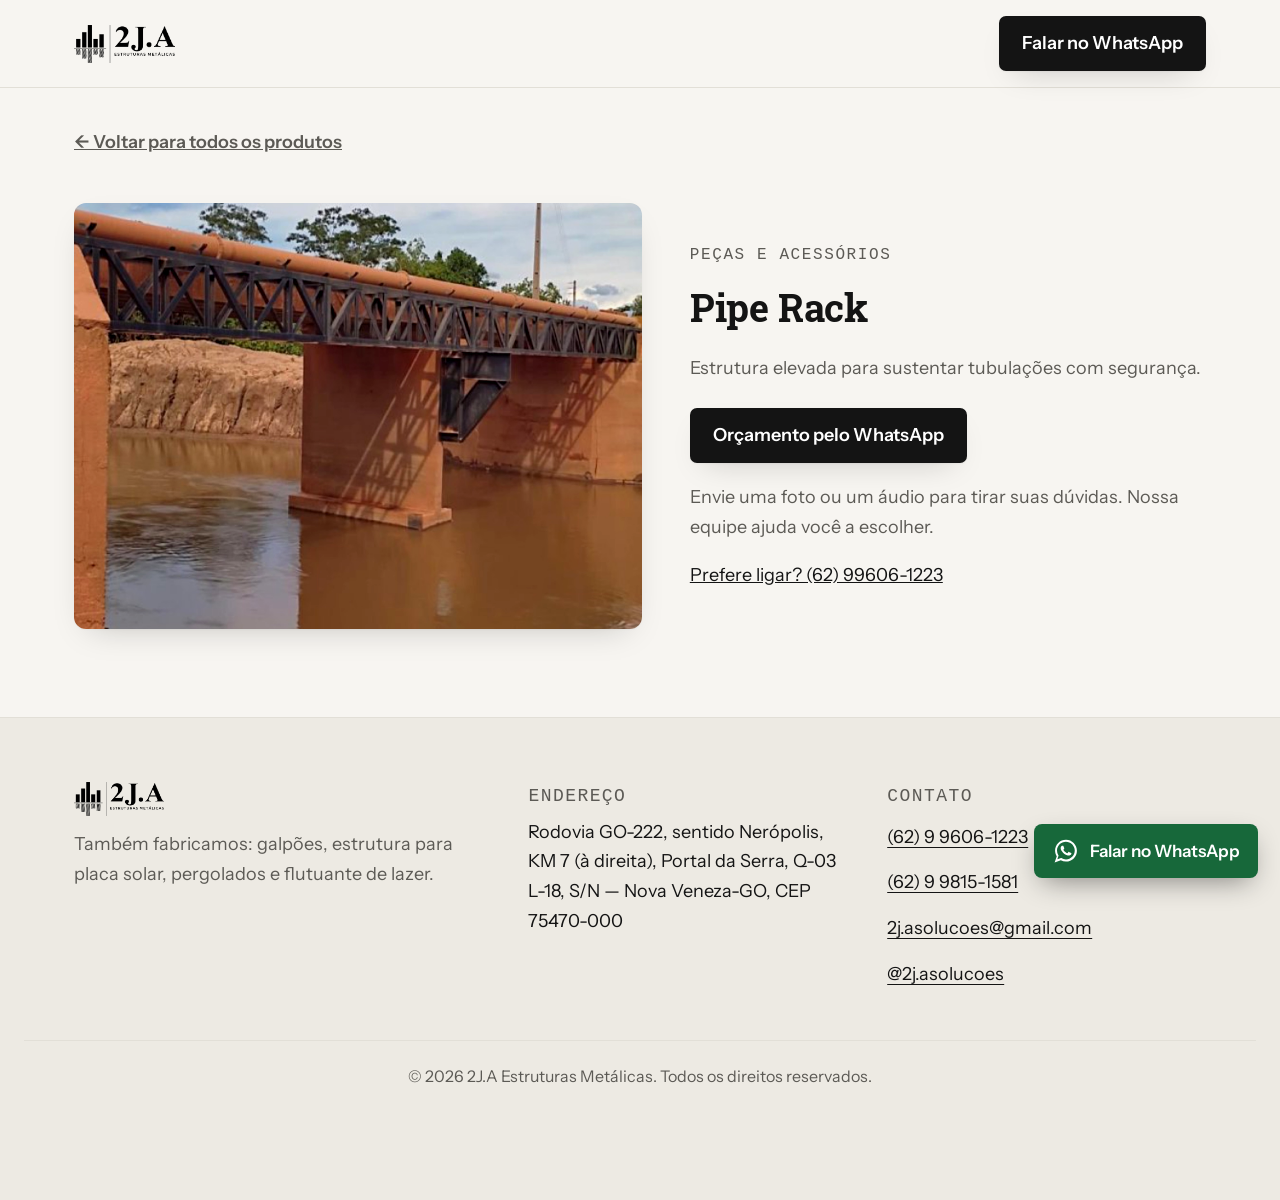
<file: produtos/pipe-rack.html>
<!DOCTYPE html>
<html lang="pt-BR">
<head>
<meta charset="UTF-8">
<meta name="viewport" content="width=device-width, initial-scale=1.0">
<title>Pipe Rack | 2J.A Estruturas Metálicas</title>
<meta name="description" content="Estrutura elevada para sustentar tubulações com segurança.">
<link rel="icon" type="image/png" sizes="192x192" href="../assets/logo/favicon-2ja.png?v=2ja-1">
<link rel="shortcut icon" href="../favicon.ico?v=2ja-1">
<link rel="apple-touch-icon" href="../assets/logo/favicon-2ja.png?v=2ja-1">
<link rel="preconnect" href="https://fonts.googleapis.com">
<link rel="preconnect" href="https://fonts.gstatic.com" crossorigin>
<link href="https://fonts.googleapis.com/css2?family=Roboto+Slab:wght@400;500;600;700;800&family=Instrument+Sans:wght@400;500;600;700&display=swap" rel="stylesheet">
<link rel="stylesheet" href="../styles.css">
</head>
<body>
<a class="skip-link" href="#conteudo">Pular para o conteúdo</a>

<header class="site-header is-scrolled">
  <div class="wrap header-inner">
    <a href="../index.html" class="logo-link">
      <img src="../assets/logo/logo-preto.png" alt="2J.A Estruturas Metálicas" class="logo-img logo-black">
      <img src="../assets/logo/logo-branco.png" alt="2J.A Estruturas Metálicas" class="logo-img logo-white">
    </a>
    <a href="https://wa.me/5562996061223?text=Ol%C3%A1%21%20Vim%20pelo%20site%20da%202J.A%20e%20quero%20falar%20com%20a%20equipe." class="btn btn-accent btn-sm" data-wa="Olá! Vim pelo site da 2J.A e quero falar com a equipe.">Falar no WhatsApp</a>
  </div>
</header>

<main id="conteudo">
  <section class="section produto-detalhe">
    <div class="wrap">
      <a href="../index.html#produtos" class="voltar-link">&larr; Voltar para todos os produtos</a>

      <div class="produto-grid">
        <img class="produto-foto" id="produto-foto" src="../assets/img/outros-pipe-rack.jpg" alt="Pipe Rack — 2J.A Estruturas Metálicas">
        <div class="produto-info">
          <p class="eyebrow">Peças e acessórios</p>
          <h1>Pipe Rack</h1>
          <p class="gancho-lg">Estrutura elevada para sustentar tubulações com segurança.</p>

          <a href="https://wa.me/5562996061223?text=Ol%C3%A1%21%20Vim%20pelo%20site%20da%202J.A%20e%20quero%20um%20or%C3%A7amento%20para%20o%28a%29%20Pipe%20Rack." class="btn btn-accent btn-lg" data-wa="Olá! Vim pelo site da 2J.A e quero um orçamento para o(a) Pipe Rack.">Orçamento pelo WhatsApp</a>
          <p class="product-help">Envie uma foto ou um áudio para tirar suas dúvidas. Nossa equipe ajuda você a escolher.</p>
          <a class="phone-link" href="tel:+5562996061223">Prefere ligar? (62) 99606-1223</a>
        </div>
      </div>
    </div>
  </section>
</main>

<footer class="site-footer">
  <div class="wrap footer-inner">
    <div class="footer-col">
      <img src="../assets/logo/logo-preto.png" alt="2J.A Estruturas Metálicas" class="footer-logo logo-black">
      <img src="../assets/logo/logo-branco.png" alt="2J.A Estruturas Metálicas" class="footer-logo logo-white">
      <p class="footer-extra">Também fabricamos: galpões, estrutura para placa solar, pergolados e flutuante de lazer.</p>
    </div>
    <div class="footer-col">
      <p class="footer-label">Endereço</p>
      <p>Rodovia GO-222, sentido Nerópolis, KM 7 (à direita), Portal da Serra, Q-03 L-18, S/N — Nova Veneza-GO, CEP 75470-000</p>
    </div>
    <div class="footer-col">
      <p class="footer-label">Contato</p>
      <p><a href="https://wa.me/5562996061223?text=Ol%C3%A1%21%20Vim%20pelo%20site%20da%202J.A%20e%20quero%20falar%20com%20a%20equipe." data-wa="Olá! Vim pelo site da 2J.A e quero falar com a equipe.">(62) 9 9606-1223</a></p>
      <p><a href="https://wa.me/5562998151581?text=Ol%C3%A1%21%20Vim%20pelo%20site%20da%202J.A%20e%20quero%20falar%20com%20a%20equipe." data-wa-number="5562998151581" data-wa="Olá! Vim pelo site da 2J.A e quero falar com a equipe.">(62) 9 9815-1581</a></p>
      <p><a href="mailto:2j.asolucoes@gmail.com">2j.asolucoes@gmail.com</a></p>
      <p><a href="https://instagram.com/2j.asolucoes" target="_blank" rel="noopener">@2j.asolucoes</a></p>
    </div>
  </div>
  <p class="copyright">© 2026 2J.A Estruturas Metálicas. Todos os direitos reservados.</p>
</footer>

<a href="https://wa.me/5562996061223?text=Ol%C3%A1%21%20Vim%20pelo%20site%20da%202J.A%20e%20quero%20falar%20com%20a%20equipe." class="wa-float" data-wa="Olá! Vim pelo site da 2J.A e quero falar com a equipe." aria-label="Falar no WhatsApp">
  <svg viewBox="0 0 32 32" width="28" height="28" fill="currentColor" aria-hidden="true"><path d="M16.001 3C9.11 3 3.5 8.607 3.5 15.5c0 2.44.71 4.71 1.94 6.63L3 29l7.05-2.4a12.4 12.4 0 0 0 5.95 1.5c6.89 0 12.5-5.607 12.5-12.5S22.89 3 16 3zm0 22.6c-1.94 0-3.75-.53-5.3-1.46l-.38-.22-4.19 1.43 1.4-4.09-.25-.4a10.05 10.05 0 0 1-1.56-5.36c0-5.6 4.55-10.15 10.15-10.15s10.15 4.55 10.15 10.15S21.6 25.6 16 25.6zm5.55-7.6c-.3-.15-1.78-.88-2.06-.98-.28-.1-.48-.15-.68.15-.2.3-.78.98-.96 1.18-.18.2-.35.22-.65.08-.3-.15-1.27-.47-2.42-1.5-.9-.8-1.5-1.79-1.68-2.09-.18-.3-.02-.46.13-.6.14-.14.3-.35.45-.53.15-.18.2-.3.3-.5.1-.2.05-.38-.02-.53-.08-.15-.68-1.65-.94-2.26-.25-.6-.5-.5-.68-.51h-.58c-.2 0-.53.08-.8.38-.28.3-1.05 1.02-1.05 2.5s1.08 2.9 1.23 3.1c.15.2 2.13 3.25 5.16 4.56.72.31 1.28.5 1.72.64.72.23 1.38.2 1.9.12.58-.09 1.78-.73 2.03-1.43.25-.7.25-1.3.18-1.43-.08-.13-.28-.2-.58-.35z"/></svg><span>Falar no WhatsApp</span>
</a>

<script src="../script.js"></script>
</body>
</html>
</file>
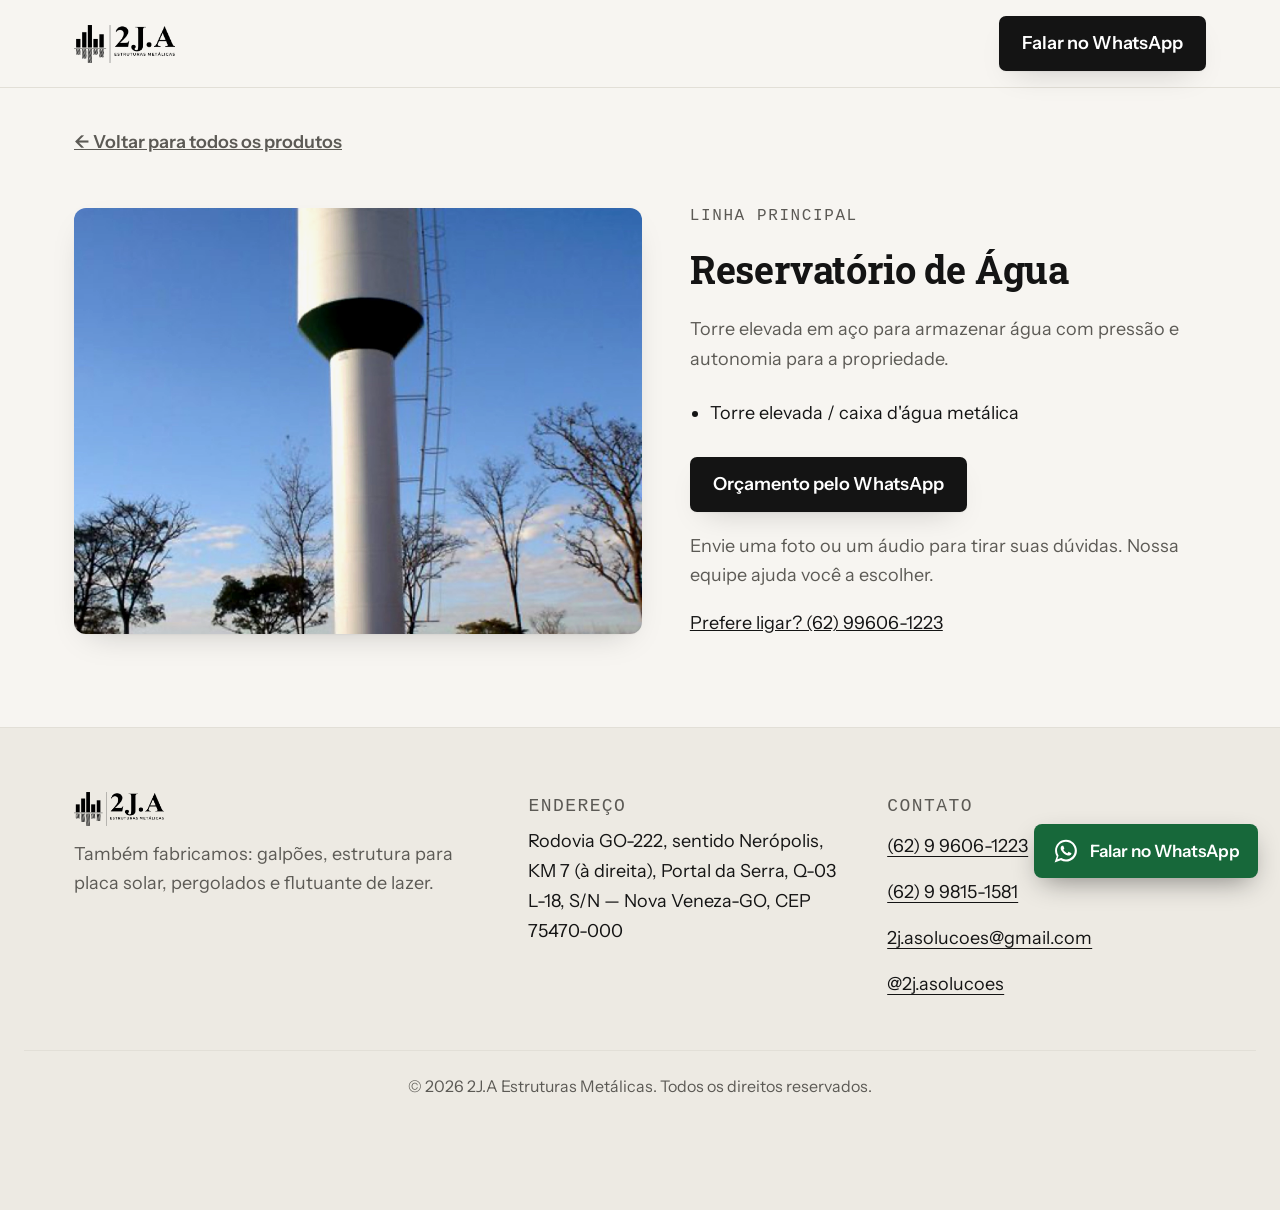
<file: produtos/reservatorio-agua.html>
<!DOCTYPE html>
<html lang="pt-BR">
<head>
<meta charset="UTF-8">
<meta name="viewport" content="width=device-width, initial-scale=1.0">
<title>Reservatório de Água | 2J.A Estruturas Metálicas</title>
<meta name="description" content="Torre elevada em aço para armazenar água com pressão e autonomia para a propriedade.">
<link rel="icon" type="image/png" sizes="192x192" href="../assets/logo/favicon-2ja.png?v=2ja-1">
<link rel="shortcut icon" href="../favicon.ico?v=2ja-1">
<link rel="apple-touch-icon" href="../assets/logo/favicon-2ja.png?v=2ja-1">
<link rel="preconnect" href="https://fonts.googleapis.com">
<link rel="preconnect" href="https://fonts.gstatic.com" crossorigin>
<link href="https://fonts.googleapis.com/css2?family=Roboto+Slab:wght@400;500;600;700;800&family=Instrument+Sans:wght@400;500;600;700&display=swap" rel="stylesheet">
<link rel="stylesheet" href="../styles.css">
</head>
<body>
<a class="skip-link" href="#conteudo">Pular para o conteúdo</a>

<header class="site-header is-scrolled">
  <div class="wrap header-inner">
    <a href="../index.html" class="logo-link">
      <img src="../assets/logo/logo-preto.png" alt="2J.A Estruturas Metálicas" class="logo-img logo-black">
      <img src="../assets/logo/logo-branco.png" alt="2J.A Estruturas Metálicas" class="logo-img logo-white">
    </a>
    <a href="https://wa.me/5562996061223?text=Ol%C3%A1%21%20Vim%20pelo%20site%20da%202J.A%20e%20quero%20falar%20com%20a%20equipe." class="btn btn-accent btn-sm" data-wa="Olá! Vim pelo site da 2J.A e quero falar com a equipe.">Falar no WhatsApp</a>
  </div>
</header>

<main id="conteudo">
  <section class="section produto-detalhe">
    <div class="wrap">
      <a href="../index.html#produtos" class="voltar-link">&larr; Voltar para todos os produtos</a>

      <div class="produto-grid">
        <img class="produto-foto" id="produto-foto" src="../assets/img/produto-reservatorio.jpg" alt="Reservatório de Água — 2J.A Estruturas Metálicas">
        <div class="produto-info">
          <p class="eyebrow">Linha principal</p>
          <h1>Reservatório de Água</h1>
          <p class="gancho-lg">Torre elevada em aço para armazenar água com pressão e autonomia para a propriedade.</p>
          <ul class="bullets-lg">
            <li>Torre elevada / caixa d'água metálica</li>
          </ul>
          <a href="https://wa.me/5562996061223?text=Ol%C3%A1%21%20Vim%20pelo%20site%20da%202J.A%20e%20quero%20um%20or%C3%A7amento%20para%20um%20Reservat%C3%B3rio%20de%20%C3%81gua." class="btn btn-accent btn-lg" data-wa="Olá! Vim pelo site da 2J.A e quero um orçamento para um Reservatório de Água.">Orçamento pelo WhatsApp</a>
          <p class="product-help">Envie uma foto ou um áudio para tirar suas dúvidas. Nossa equipe ajuda você a escolher.</p>
          <a class="phone-link" href="tel:+5562996061223">Prefere ligar? (62) 99606-1223</a>
        </div>
      </div>
    </div>
  </section>
</main>

<footer class="site-footer">
  <div class="wrap footer-inner">
    <div class="footer-col">
      <img src="../assets/logo/logo-preto.png" alt="2J.A Estruturas Metálicas" class="footer-logo logo-black">
      <img src="../assets/logo/logo-branco.png" alt="2J.A Estruturas Metálicas" class="footer-logo logo-white">
      <p class="footer-extra">Também fabricamos: galpões, estrutura para placa solar, pergolados e flutuante de lazer.</p>
    </div>
    <div class="footer-col">
      <p class="footer-label">Endereço</p>
      <p>Rodovia GO-222, sentido Nerópolis, KM 7 (à direita), Portal da Serra, Q-03 L-18, S/N — Nova Veneza-GO, CEP 75470-000</p>
    </div>
    <div class="footer-col">
      <p class="footer-label">Contato</p>
      <p><a href="https://wa.me/5562996061223?text=Ol%C3%A1%21%20Vim%20pelo%20site%20da%202J.A%20e%20quero%20falar%20com%20a%20equipe." data-wa="Olá! Vim pelo site da 2J.A e quero falar com a equipe.">(62) 9 9606-1223</a></p>
      <p><a href="https://wa.me/5562998151581?text=Ol%C3%A1%21%20Vim%20pelo%20site%20da%202J.A%20e%20quero%20falar%20com%20a%20equipe." data-wa-number="5562998151581" data-wa="Olá! Vim pelo site da 2J.A e quero falar com a equipe.">(62) 9 9815-1581</a></p>
      <p><a href="mailto:2j.asolucoes@gmail.com">2j.asolucoes@gmail.com</a></p>
      <p><a href="https://instagram.com/2j.asolucoes" target="_blank" rel="noopener">@2j.asolucoes</a></p>
    </div>
  </div>
  <p class="copyright">© 2026 2J.A Estruturas Metálicas. Todos os direitos reservados.</p>
</footer>

<a href="https://wa.me/5562996061223?text=Ol%C3%A1%21%20Vim%20pelo%20site%20da%202J.A%20e%20quero%20falar%20com%20a%20equipe." class="wa-float" data-wa="Olá! Vim pelo site da 2J.A e quero falar com a equipe." aria-label="Falar no WhatsApp">
  <svg viewBox="0 0 32 32" width="28" height="28" fill="currentColor" aria-hidden="true"><path d="M16.001 3C9.11 3 3.5 8.607 3.5 15.5c0 2.44.71 4.71 1.94 6.63L3 29l7.05-2.4a12.4 12.4 0 0 0 5.95 1.5c6.89 0 12.5-5.607 12.5-12.5S22.89 3 16 3zm0 22.6c-1.94 0-3.75-.53-5.3-1.46l-.38-.22-4.19 1.43 1.4-4.09-.25-.4a10.05 10.05 0 0 1-1.56-5.36c0-5.6 4.55-10.15 10.15-10.15s10.15 4.55 10.15 10.15S21.6 25.6 16 25.6zm5.55-7.6c-.3-.15-1.78-.88-2.06-.98-.28-.1-.48-.15-.68.15-.2.3-.78.98-.96 1.18-.18.2-.35.22-.65.08-.3-.15-1.27-.47-2.42-1.5-.9-.8-1.5-1.79-1.68-2.09-.18-.3-.02-.46.13-.6.14-.14.3-.35.45-.53.15-.18.2-.3.3-.5.1-.2.05-.38-.02-.53-.08-.15-.68-1.65-.94-2.26-.25-.6-.5-.5-.68-.51h-.58c-.2 0-.53.08-.8.38-.28.3-1.05 1.02-1.05 2.5s1.08 2.9 1.23 3.1c.15.2 2.13 3.25 5.16 4.56.72.31 1.28.5 1.72.64.72.23 1.38.2 1.9.12.58-.09 1.78-.73 2.03-1.43.25-.7.25-1.3.18-1.43-.08-.13-.28-.2-.58-.35z"/></svg><span>Falar no WhatsApp</span>
</a>

<script src="../script.js"></script>
</body>
</html>
</file>
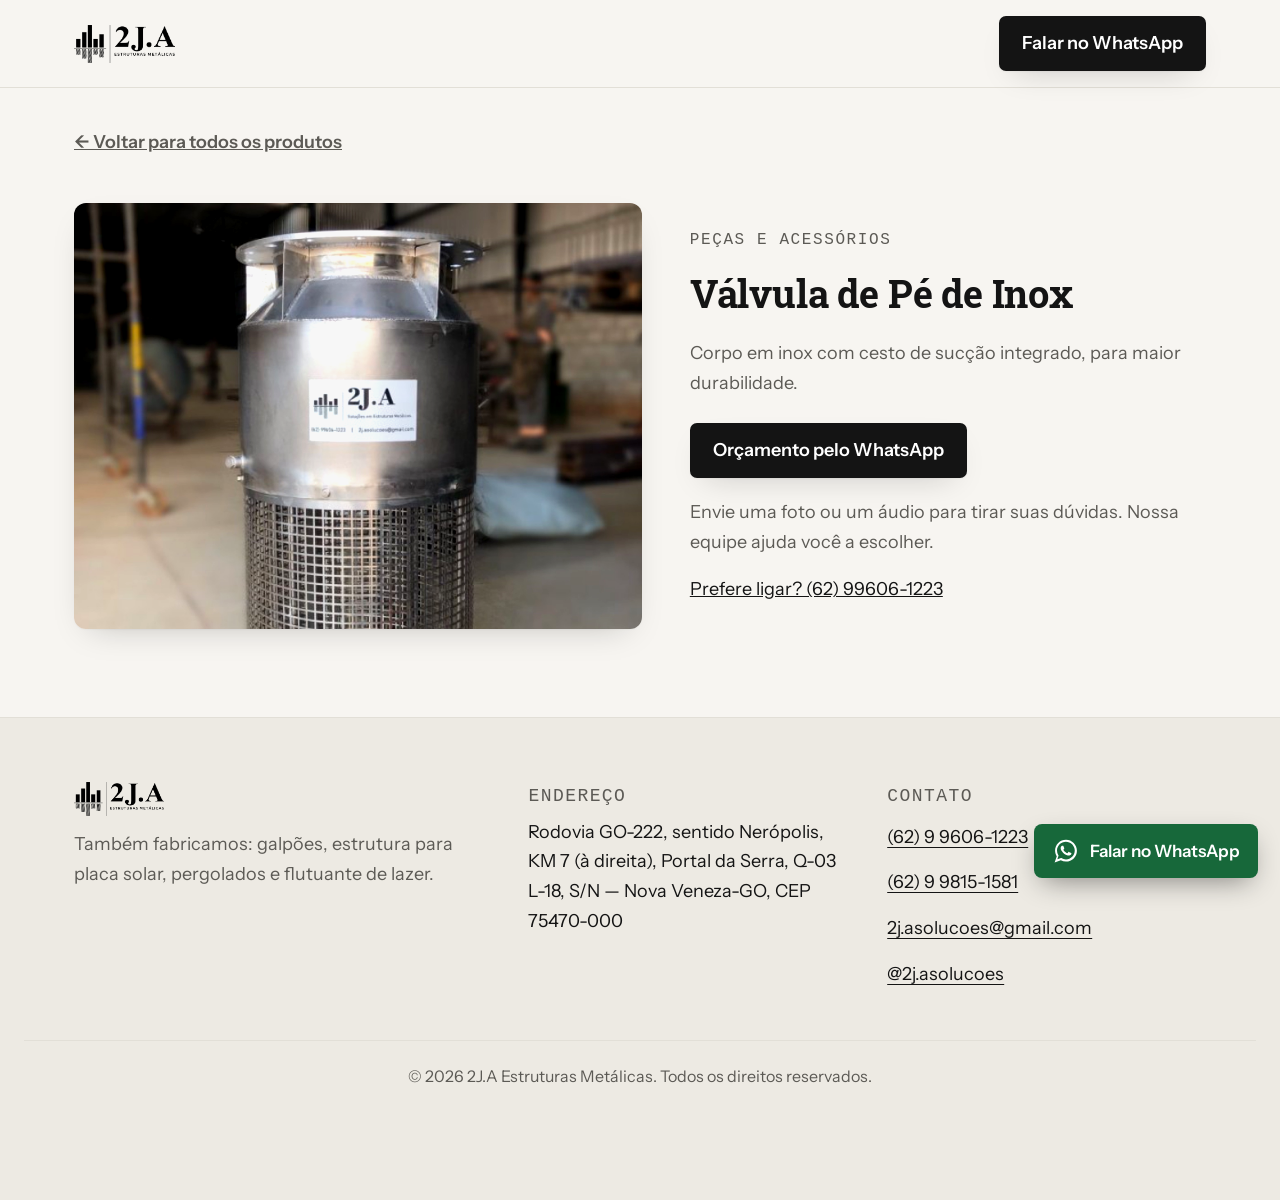
<file: produtos/valvula-pe-inox.html>
<!DOCTYPE html>
<html lang="pt-BR">
<head>
<meta charset="UTF-8">
<meta name="viewport" content="width=device-width, initial-scale=1.0">
<title>Válvula de Pé de Inox | 2J.A Estruturas Metálicas</title>
<meta name="description" content="Corpo em inox com cesto de sucção integrado, para maior durabilidade.">
<link rel="icon" type="image/png" sizes="192x192" href="../assets/logo/favicon-2ja.png?v=2ja-1">
<link rel="shortcut icon" href="../favicon.ico?v=2ja-1">
<link rel="apple-touch-icon" href="../assets/logo/favicon-2ja.png?v=2ja-1">
<link rel="preconnect" href="https://fonts.googleapis.com">
<link rel="preconnect" href="https://fonts.gstatic.com" crossorigin>
<link href="https://fonts.googleapis.com/css2?family=Roboto+Slab:wght@400;500;600;700;800&family=Instrument+Sans:wght@400;500;600;700&display=swap" rel="stylesheet">
<link rel="stylesheet" href="../styles.css">
</head>
<body>
<a class="skip-link" href="#conteudo">Pular para o conteúdo</a>

<header class="site-header is-scrolled">
  <div class="wrap header-inner">
    <a href="../index.html" class="logo-link">
      <img src="../assets/logo/logo-preto.png" alt="2J.A Estruturas Metálicas" class="logo-img logo-black">
      <img src="../assets/logo/logo-branco.png" alt="2J.A Estruturas Metálicas" class="logo-img logo-white">
    </a>
    <a href="https://wa.me/5562996061223?text=Ol%C3%A1%21%20Vim%20pelo%20site%20da%202J.A%20e%20quero%20falar%20com%20a%20equipe." class="btn btn-accent btn-sm" data-wa="Olá! Vim pelo site da 2J.A e quero falar com a equipe.">Falar no WhatsApp</a>
  </div>
</header>

<main id="conteudo">
  <section class="section produto-detalhe">
    <div class="wrap">
      <a href="../index.html#produtos" class="voltar-link">&larr; Voltar para todos os produtos</a>

      <div class="produto-grid">
        <img class="produto-foto" id="produto-foto" src="../assets/img/outros-valvula-inox.jpg" alt="Válvula de Pé de Inox — 2J.A Estruturas Metálicas">
        <div class="produto-info">
          <p class="eyebrow">Peças e acessórios</p>
          <h1>Válvula de Pé de Inox</h1>
          <p class="gancho-lg">Corpo em inox com cesto de sucção integrado, para maior durabilidade.</p>

          <a href="https://wa.me/5562996061223?text=Ol%C3%A1%21%20Vim%20pelo%20site%20da%202J.A%20e%20quero%20um%20or%C3%A7amento%20para%20o%28a%29%20V%C3%A1lvula%20de%20P%C3%A9%20de%20Inox." class="btn btn-accent btn-lg" data-wa="Olá! Vim pelo site da 2J.A e quero um orçamento para o(a) Válvula de Pé de Inox.">Orçamento pelo WhatsApp</a>
          <p class="product-help">Envie uma foto ou um áudio para tirar suas dúvidas. Nossa equipe ajuda você a escolher.</p>
          <a class="phone-link" href="tel:+5562996061223">Prefere ligar? (62) 99606-1223</a>
        </div>
      </div>
    </div>
  </section>
</main>

<footer class="site-footer">
  <div class="wrap footer-inner">
    <div class="footer-col">
      <img src="../assets/logo/logo-preto.png" alt="2J.A Estruturas Metálicas" class="footer-logo logo-black">
      <img src="../assets/logo/logo-branco.png" alt="2J.A Estruturas Metálicas" class="footer-logo logo-white">
      <p class="footer-extra">Também fabricamos: galpões, estrutura para placa solar, pergolados e flutuante de lazer.</p>
    </div>
    <div class="footer-col">
      <p class="footer-label">Endereço</p>
      <p>Rodovia GO-222, sentido Nerópolis, KM 7 (à direita), Portal da Serra, Q-03 L-18, S/N — Nova Veneza-GO, CEP 75470-000</p>
    </div>
    <div class="footer-col">
      <p class="footer-label">Contato</p>
      <p><a href="https://wa.me/5562996061223?text=Ol%C3%A1%21%20Vim%20pelo%20site%20da%202J.A%20e%20quero%20falar%20com%20a%20equipe." data-wa="Olá! Vim pelo site da 2J.A e quero falar com a equipe.">(62) 9 9606-1223</a></p>
      <p><a href="https://wa.me/5562998151581?text=Ol%C3%A1%21%20Vim%20pelo%20site%20da%202J.A%20e%20quero%20falar%20com%20a%20equipe." data-wa-number="5562998151581" data-wa="Olá! Vim pelo site da 2J.A e quero falar com a equipe.">(62) 9 9815-1581</a></p>
      <p><a href="mailto:2j.asolucoes@gmail.com">2j.asolucoes@gmail.com</a></p>
      <p><a href="https://instagram.com/2j.asolucoes" target="_blank" rel="noopener">@2j.asolucoes</a></p>
    </div>
  </div>
  <p class="copyright">© 2026 2J.A Estruturas Metálicas. Todos os direitos reservados.</p>
</footer>

<a href="https://wa.me/5562996061223?text=Ol%C3%A1%21%20Vim%20pelo%20site%20da%202J.A%20e%20quero%20falar%20com%20a%20equipe." class="wa-float" data-wa="Olá! Vim pelo site da 2J.A e quero falar com a equipe." aria-label="Falar no WhatsApp">
  <svg viewBox="0 0 32 32" width="28" height="28" fill="currentColor" aria-hidden="true"><path d="M16.001 3C9.11 3 3.5 8.607 3.5 15.5c0 2.44.71 4.71 1.94 6.63L3 29l7.05-2.4a12.4 12.4 0 0 0 5.95 1.5c6.89 0 12.5-5.607 12.5-12.5S22.89 3 16 3zm0 22.6c-1.94 0-3.75-.53-5.3-1.46l-.38-.22-4.19 1.43 1.4-4.09-.25-.4a10.05 10.05 0 0 1-1.56-5.36c0-5.6 4.55-10.15 10.15-10.15s10.15 4.55 10.15 10.15S21.6 25.6 16 25.6zm5.55-7.6c-.3-.15-1.78-.88-2.06-.98-.28-.1-.48-.15-.68.15-.2.3-.78.98-.96 1.18-.18.2-.35.22-.65.08-.3-.15-1.27-.47-2.42-1.5-.9-.8-1.5-1.79-1.68-2.09-.18-.3-.02-.46.13-.6.14-.14.3-.35.45-.53.15-.18.2-.3.3-.5.1-.2.05-.38-.02-.53-.08-.15-.68-1.65-.94-2.26-.25-.6-.5-.5-.68-.51h-.58c-.2 0-.53.08-.8.38-.28.3-1.05 1.02-1.05 2.5s1.08 2.9 1.23 3.1c.15.2 2.13 3.25 5.16 4.56.72.31 1.28.5 1.72.64.72.23 1.38.2 1.9.12.58-.09 1.78-.73 2.03-1.43.25-.7.25-1.3.18-1.43-.08-.13-.28-.2-.58-.35z"/></svg><span>Falar no WhatsApp</span>
</a>

<script src="../script.js"></script>
</body>
</html>
</file>
<file: styles.css>
:root{
  --bg:#F7F5F1;
  --surface:#FFFFFF;
  --surface-2:#EDEAE3;
  --text:#141414;
  --text-muted:#5C5A55;
  --accent:#141414;
  --accent-ink:#FFFFFF;
  --accent-2:#5C5A55;
  --line:#E2DFD7;
  --line-strong:#C9C5B9;
  --shadow:0 1px 2px rgba(20,20,20,.04), 0 12px 32px -16px rgba(20,20,20,.25);
  --radius:12px;
  --font-display:"Roboto Slab",Georgia,"Times New Roman",serif;
  --font-body:"Instrument Sans",-apple-system,BlinkMacSystemFont,"Segoe UI",Roboto,Helvetica,Arial,sans-serif;
  --font-data:ui-monospace,"SF Mono",Menlo,Consolas,monospace;
  --photo-grade:contrast(1.16) saturate(1.05) brightness(.97);
}

@media (prefers-color-scheme: dark){
  :root{
    --bg:#141414;
    --surface:#1C1C1C;
    --surface-2:#242424;
    --text:#F2F0EC;
    --text-muted:#A6A29A;
    --accent:#F2F0EC;
    --accent-ink:#141414;
    --accent-2:#A6A29A;
    --line:#333333;
    --line-strong:#444444;
    --shadow:0 1px 2px rgba(0,0,0,.35), 0 12px 32px -16px rgba(0,0,0,.6);
  }
}

*{box-sizing:border-box;}
html{scroll-behavior:smooth;}
body{
  position:relative;
  margin:0;
  background:var(--bg);
  color:var(--text);
  font-family:var(--font-body);
  font-size:17.5px;
  line-height:1.65;
  -webkit-font-smoothing:antialiased;
}
img{max-width:100%;display:block;}
a{color:inherit;}
.wrap{max-width:1180px;margin:0 auto;padding:0 24px;}

/* film grain, fixed and cheap: never on a scrolling/repainting container */
body::after{
  content:"";
  position:fixed;inset:0;
  z-index:90;
  pointer-events:none;
  opacity:.05;
  mix-blend-mode:overlay;
  background-image:url("data:image/svg+xml,%3Csvg xmlns='http://www.w3.org/2000/svg' width='140' height='140'%3E%3Cfilter id='n'%3E%3CfeTurbulence type='fractalNoise' baseFrequency='0.9' numOctaves='2' stitchTiles='stitch'/%3E%3C/filter%3E%3Crect width='100%25' height='100%25' filter='url(%23n)'/%3E%3C/svg%3E");
}

h1,h2,h3,h4{font-family:var(--font-display);font-weight:700;margin:0 0 .5em;letter-spacing:-.005em;}
.section-title{font-weight:800;}
p{margin:0 0 1em;}

/* unify disparate source photography into one consistent grade */
.hero,.champ-feature-photo,.bento-tile,.outros-thumb,.atuacao,.fabrica-band,.produto-foto,.ig-thumb{
  filter:var(--photo-grade);
}

.eyebrow{
  font-family:var(--font-data);
  font-size:12px;
  letter-spacing:.1em;
  text-transform:uppercase;
  color:var(--accent-2);
  margin:0 0 8px;
}
.section-title{font-size:clamp(32px,4.2vw,48px);margin-bottom:.4em;letter-spacing:-.02em;}

/* ---- Brand mark (the bar-chart glyph from the logo, reused as a graphic device) ---- */
.brand-mark{
  width:34px;height:auto;
  color:var(--text);
  margin-bottom:18px;
  display:block;
}
.brand-watermark{
  position:absolute;
  top:24px;right:24px;
  width:64px;height:auto;
  color:#fff;
  opacity:.14;
}

/* ---- Marquee (one per page: brand facts, not decoration for its own sake) ---- */
.marquee{
  overflow:hidden;
  background:var(--text);
  color:var(--bg);
  padding:13px 0;
}
.marquee-track{
  display:flex;
  width:max-content;
  gap:28px;
  align-items:center;
  font-family:var(--font-data);
  font-size:12.5px;
  letter-spacing:.12em;
  white-space:nowrap;
  animation:marquee 32s linear infinite;
}
.marquee-dot{opacity:.5;font-size:8px;}
@keyframes marquee{
  from{transform:translateX(0);}
  to{transform:translateX(-50%);}
}
@media (prefers-reduced-motion: reduce){
  .marquee-track{animation:none;overflow-x:auto;}
}

/* ---- Buttons ---- */
.btn{
  display:inline-flex;
  align-items:center;
  justify-content:center;
  gap:8px;
  text-decoration:none;
  font-family:var(--font-body);
  font-weight:600;
  border-radius:100px;
  padding:15px 28px;
  font-size:16.5px;
  border:1.5px solid transparent;
  cursor:pointer;
  transition:transform .15s ease, box-shadow .15s ease, background .15s ease;
}
.btn:hover{transform:translateY(-1px);}
.btn-accent{background:var(--accent);color:var(--accent-ink);box-shadow:var(--shadow);}
.btn-accent:hover{box-shadow:0 16px 32px -14px rgba(20,20,20,.45);}
.btn-outline{background:transparent;border-color:var(--accent);color:var(--accent);}
.btn-outline:hover{background:var(--accent);color:var(--accent-ink);}
.btn-sm{padding:10px 20px;font-size:15px;}
.btn-lg{padding:18px 34px;font-size:18px;}

/* ---- Header: floating over the hero, solidifies on scroll ---- */
.site-header{
  position:fixed;top:0;left:0;right:0;z-index:50;
  background:transparent;
  border-bottom:1px solid transparent;
  transition:background .25s ease, border-color .25s ease, backdrop-filter .25s ease;
}
.site-header.is-scrolled{
  /* fully opaque once scrolled: the header sits in front of many different
     photos further down the page, a translucent bar would keep bleeding
     whatever is directly behind it through and break the logo's contrast */
  background:var(--bg);
  border-bottom-color:var(--line);
}
.header-inner{display:flex;align-items:center;justify-content:space-between;padding:16px 24px;}
.logo-img{height:38px;width:auto;display:block;}

/* logo swap: white lockup over the hero photo, black lockup once the header is solid */
.logo-black{display:none;}
.logo-white{display:block;}
.site-header.is-scrolled .logo-black{display:block;}
.site-header.is-scrolled .logo-white{display:none;}
@media (prefers-color-scheme: dark){
  .site-header.is-scrolled .logo-black{display:none;}
  .site-header.is-scrolled .logo-white{display:block;}
}
#scroll-sentinel{position:absolute;top:0;height:1px;width:1px;pointer-events:none;}

/* ---- Hero ---- */
.hero{
  position:relative;
  min-height:88vh;
  display:flex;
  align-items:flex-end;
  background-size:cover;
  background-position:center;
  color:#fff;
}
.hero-scrim{
  position:absolute;inset:0;
  background:linear-gradient(180deg, rgba(20,16,10,.15) 0%, rgba(20,16,10,.35) 55%, rgba(20,16,10,.82) 100%);
}
.hero-inner{position:relative;padding:64px 24px 72px;max-width:820px;}
.hero-headline{
  font-weight:800;
  font-size:clamp(38px,6.4vw,74px);
  line-height:1.02;
  margin-bottom:.3em;
  text-wrap:balance;
}
.hero-sub{font-size:clamp(16px,1.6vw,19px);color:rgba(255,255,255,.88);max-width:56ch;margin-bottom:1.4em;}
.hero-trust{
  margin:20px 0 0;
  font-family:var(--font-data);
  font-size:14.5px;
  letter-spacing:.02em;
  color:rgba(255,255,255,.75);
}

/* ---- Sections ---- */
.section{padding:88px 0;}
.section.outros{background:var(--surface-2);}

/* ---- Produto campeão em destaque (editorial, sem card) ---- */
.champ-feature{
  position:relative;
  display:flex;
  align-items:flex-end;
  min-height:640px;
  margin-top:40px;
  border-radius:var(--radius);
  overflow:hidden;
  background-size:cover;
  background-position:center;
  filter:var(--photo-grade);
}
.champ-feature-scrim{
  position:absolute;inset:0;
  background:linear-gradient(90deg, rgba(15,12,8,.88) 0%, rgba(15,12,8,.55) 42%, rgba(15,12,8,.08) 78%);
}
.champ-feature-body{position:relative;padding:56px;max-width:620px;color:#fff;}
.champ-feature-tag{
  display:inline-block;
  font-family:var(--font-data);
  font-size:11.5px;
  letter-spacing:.08em;
  text-transform:uppercase;
  color:rgba(255,255,255,.7);
  margin-bottom:10px;
}
.champ-feature-body h3{font-size:clamp(30px,3.6vw,44px);margin-bottom:.3em;color:#fff;}
.champ-feature-body h3 a{text-decoration:none;color:inherit;}
.gancho{color:rgba(255,255,255,.82);font-size:17px;margin-bottom:20px;max-width:48ch;}
.bullets{margin:0 0 28px;padding-left:18px;font-size:15.5px;color:rgba(255,255,255,.9);columns:2;column-gap:24px;}
.bullets li{margin-bottom:8px;break-inside:avoid;}
.champ-feature-actions{display:flex;align-items:center;gap:20px;flex-wrap:wrap;}
.champ-feature-more{
  font-family:var(--font-data);
  font-size:13px;
  color:rgba(255,255,255,.8);
  text-decoration:none;
  border-bottom:1px solid rgba(255,255,255,.4);
  padding-bottom:2px;
}
.champ-feature-more:hover{color:#fff;border-color:#fff;}

@media (max-width:700px){
  .champ-feature{min-height:560px;align-items:flex-end;}
  .champ-feature-body{padding:32px 24px;}
  .champ-feature-scrim{background:linear-gradient(0deg, rgba(15,12,8,.9) 0%, rgba(15,12,8,.35) 55%, rgba(15,12,8,.05) 100%);}
  .bullets{columns:1;}
}

/* ---- Bento assimétrico: demais campeões ---- */
.champ-bento{
  display:grid;
  grid-template-columns:1.5fr 1fr 1fr;
  grid-template-rows:auto auto;
  gap:16px;
  margin-top:40px;
}
.bento-tile{
  position:relative;
  display:block;
  overflow:hidden;
  border-radius:var(--radius);
  background-size:cover;
  background-position:center;
  min-height:220px;
  text-decoration:none;
  transition:transform .2s ease;
}
.bento-tile:hover{transform:translateY(-2px);}
.bento-tall{grid-column:1;grid-row:1 / span 2;min-height:auto;}
.bento-wide{grid-column:2 / span 2;grid-row:2;}
.bento-scrim{
  position:absolute;inset:0;
  background:linear-gradient(0deg, rgba(20,20,20,.82) 0%, rgba(20,20,20,.05) 60%);
}
.bento-text{position:absolute;left:0;right:0;bottom:0;padding:20px;color:#fff;}
.bento-title{display:block;font-family:var(--font-display);font-weight:700;font-size:19px;line-height:1.25;}
.bento-gancho{display:block;font-size:14.5px;color:rgba(255,255,255,.86);margin-top:6px;max-width:38ch;}

@media (max-width:900px){
  .champ-feature{grid-template-columns:1fr;gap:28px;}
  .champ-bento{grid-template-columns:1fr;grid-template-rows:none;}
  .bento-tall,.bento-wide{grid-column:1;grid-row:auto;}
}

/* ---- Outros produtos: lista compacta agrupada ---- */
.outros-list{
  margin-top:32px;
  display:grid;
  grid-template-columns:1fr 1fr;
  column-gap:48px;
  border-bottom:1px solid var(--line);
}
.outros-row{
  display:flex;
  align-items:center;
  gap:16px;
  padding:16px 0;
  border-top:1px solid var(--line);
  text-decoration:none;
  color:inherit;
}
.outros-thumb{
  flex:0 0 auto;
  width:64px;height:64px;
  border-radius:8px;
  background-size:cover;
  background-position:center;
}
.outros-text{min-width:0;}
.outros-name{display:block;font-family:var(--font-display);font-weight:700;font-size:17px;}
.outros-desc{display:block;font-size:14.5px;color:var(--text-muted);margin-top:3px;}
.outros-row:hover .outros-name{color:var(--accent-2);}
.outros-cta{text-align:center;margin-top:44px;}

@media (max-width:700px){
  .outros-list{grid-template-columns:1fr;}
}

/* ---- Diferenciais: split editorial com foto real ---- */
.dif-split{display:grid;grid-template-columns:1fr 1fr;}
.dif-content{
  padding:96px 56px 96px max(24px, calc((100% - 1180px)/2 + 24px));
  display:flex;
  flex-direction:column;
  justify-content:center;
}
.dif-photo{
  min-height:420px;
  background-size:cover;
  background-position:center;
  filter:var(--photo-grade);
}
@media (max-width:900px){
  .dif-split{grid-template-columns:1fr;}
  .dif-content{padding:56px 24px;}
  .dif-photo{min-height:300px;order:-1;}
}

.dif-list{list-style:none;margin:40px 0 0;padding:0;}
.dif-row{
  display:grid;
  grid-template-columns:64px 1fr;
  gap:24px;
  align-items:baseline;
  padding:22px 0;
  border-top:1px solid var(--line);
}
.dif-list .dif-row:last-child{border-bottom:1px solid var(--line);}
.dif-num{font-family:var(--font-data);font-size:15px;color:var(--line-strong);}
.dif-title{font-family:var(--font-display);font-weight:700;font-size:21px;grid-column:2;}
.dif-desc{grid-column:2;font-size:15.5px;color:var(--text-muted);margin-top:4px;}

@media (max-width:640px){
  .dif-row{grid-template-columns:40px 1fr;gap:14px;}
}

/* ---- Scroll reveal ---- */
.reveal{opacity:0;transform:translateY(18px);transition:opacity .6s cubic-bezier(.16,1,.3,1),transform .6s cubic-bezier(.16,1,.3,1);}
.reveal.is-visible{opacity:1;transform:translateY(0);}
@media (prefers-reduced-motion: reduce){
  .reveal{opacity:1;transform:none;transition:none;}
}

/* ---- Area de atuacao ---- */
.atuacao{
  position:relative;
  background-size:cover;
  background-position:center;
  color:#fff;
  padding:96px 0;
}
.atuacao-scrim{position:absolute;inset:0;background:rgba(20,16,10,.68);}
.atuacao-inner{position:relative;text-align:center;max-width:640px;margin:0 auto;}
.atuacao-inner h2{color:#fff;}
.atuacao-inner p{color:rgba(255,255,255,.9);font-size:16.5px;margin:0;}

/* ---- Fabrica band ---- */
.fabrica-band{
  position:relative;
  height:340px;
  background-size:cover;
  background-position:center;
  display:flex;
  align-items:flex-end;
}
.fabrica-band::before{
  content:"";
  position:absolute;inset:0;
  background:linear-gradient(0deg, rgba(20,16,10,.75) 0%, rgba(20,16,10,0) 45%);
}
.fabrica-caption{
  position:relative;
  color:#fff;
  font-family:var(--font-data);
  font-size:12.5px;
  letter-spacing:.03em;
  padding:20px 24px;
  max-width:1180px;
  margin:0 auto;
  width:100%;
  box-sizing:border-box;
}

/* ---- Localizacao ---- */
.local-grid{
  display:grid;
  grid-template-columns:1fr 1.2fr;
  gap:0;
  margin-top:36px;
  border-radius:var(--radius);
  overflow:hidden;
  box-shadow:var(--shadow);
}
.local-card{
  position:relative;
  overflow:hidden;
  background:#141414;
  color:#F2F0EC;
  padding:40px 36px;
  display:flex;
  flex-direction:column;
  justify-content:center;
}
.local-eyebrow{
  font-family:var(--font-data);
  font-size:11px;
  letter-spacing:.1em;
  text-transform:uppercase;
  color:#A6A29A;
  margin-bottom:10px;
}
.local-card h3{color:#fff;font-size:24px;margin-bottom:14px;}
.local-endereco{color:#C9C5B9;font-size:15.5px;}
.local-actions{display:flex;flex-wrap:wrap;gap:12px;margin-top:12px;}
.local-card .btn-accent{background:#F2F0EC;color:#141414;}
.local-card .btn-outline{border-color:#F2F0EC;color:#F2F0EC;}
.local-card .btn-outline:hover{background:#F2F0EC;color:#141414;}
.local-map{min-height:360px;}
.local-map iframe{width:100%;height:100%;min-height:360px;border:0;display:block;}

@media (max-width:800px){
  .local-grid{grid-template-columns:1fr;}
  .local-map{min-height:280px;}
}

/* ---- Pagina de produto (detalhe) ---- */
.voltar-link{
  display:inline-block;
  font-family:var(--font-data);
  font-size:13px;
  color:var(--text-muted);
  text-decoration:none;
  margin-bottom:28px;
}
.voltar-link:hover{color:var(--accent);}
.produto-grid{
  display:grid;
  grid-template-columns:1.1fr 1fr;
  gap:48px;
  align-items:center;
}
.produto-foto{
  aspect-ratio:4/3;
  background-size:cover;
  background-position:center;
  border-radius:var(--radius);
  box-shadow:var(--shadow);
}
.produto-info h1{font-size:clamp(28px,3.4vw,38px);margin-bottom:.4em;}
.gancho-lg{font-size:18px;color:var(--text-muted);margin-bottom:24px;}
.bullets-lg{margin:0 0 28px;padding-left:20px;font-size:16.5px;}
.bullets-lg li{margin-bottom:8px;}

@media (max-width:800px){
  .produto-grid{grid-template-columns:1fr;gap:28px;}
}

/* ---- Bastidores / Instagram ---- */
.bastidores-sub{color:var(--text-muted);font-size:16.5px;margin-top:-8px;}
.ig-strip{
  display:grid;
  grid-template-columns:repeat(5, 1fr);
  gap:10px;
  margin-top:28px;
}
.ig-thumb{
  display:block;
  aspect-ratio:3/4;
  background-size:cover;
  background-position:center;
  border-radius:8px;
  transition:transform .2s ease, opacity .2s ease;
}
.ig-thumb:hover{transform:translateY(-3px);opacity:.9;}
.ig-link{
  display:inline-block;
  margin-top:22px;
  font-family:var(--font-data);
  font-size:13px;
  letter-spacing:.03em;
  text-decoration:underline;
  text-underline-offset:3px;
  color:var(--text-muted);
}
.ig-link:hover{color:var(--accent);}

@media (max-width:700px){
  .ig-strip{grid-template-columns:repeat(3, 1fr);}
}

/* ---- Video institucional ---- */
.video-institucional{background:var(--surface-2);}
.video-wrap{text-align:center;}
.video-wrap .bastidores-sub{margin-bottom:32px;}
.video-player{
  width:100%;
  max-width:760px;
  aspect-ratio:720/394;
  margin:0 auto;
  border-radius:var(--radius);
  box-shadow:var(--shadow);
  background:#000;
}

/* ---- Footer ---- */
.site-footer{background:var(--surface-2);border-top:1px solid var(--line);padding:64px 0 28px;}
.footer-inner{
  display:grid;
  grid-template-columns:1.3fr 1fr 1fr;
  gap:40px;
  margin-bottom:40px;
}
.footer-logo{height:34px;width:auto;margin-bottom:14px;display:block;}
.footer-logo.logo-white{display:none;}
@media (prefers-color-scheme: dark){
  .footer-logo.logo-black{display:none;}
  .footer-logo.logo-white{display:block;}
}
.footer-extra{font-size:14.5px;color:var(--text-muted);max-width:32ch;}
.footer-label{
  font-family:var(--font-data);
  font-size:11px;
  letter-spacing:.08em;
  text-transform:uppercase;
  color:var(--text-muted);
  margin-bottom:10px;
}
.footer-col p{font-size:15.5px;margin:0 0 6px;}
.footer-col a{text-decoration:none;}
.footer-col a:hover{color:var(--accent);}
.copyright{
  text-align:center;
  font-size:12.5px;
  color:var(--text-muted);
  border-top:1px solid var(--line);
  padding-top:22px;
  margin:0 24px;
}

/* ---- Floating WhatsApp ---- */
.wa-float{
  position:fixed;
  right:22px;
  bottom:22px;
  z-index:60;
  width:58px;height:58px;
  border-radius:50%;
  background:#25D366;
  color:#fff;
  display:flex;
  align-items:center;
  justify-content:center;
  box-shadow:0 10px 28px -8px rgba(0,0,0,.45);
  text-decoration:none;
  transition:transform .15s ease;
}
.wa-float:hover{transform:scale(1.06);}

@media (max-width:640px){
  .footer-inner{grid-template-columns:1fr;gap:28px;}
  .section{padding:64px 0;}
  .hero{min-height:78vh;}
}

/* Clear, predictable navigation and readable product information. */
body{font-size:18px;}
body::after{display:none;}
:focus-visible{outline:3px solid #94722d;outline-offset:5px;}
[id]{scroll-margin-top:125px;}
.skip-link{position:fixed;top:-100px;left:16px;z-index:100;background:var(--surface);color:var(--text);padding:12px 20px;}
.skip-link:focus{top:12px;}
.site-header{position:sticky;background:var(--bg);border-bottom:1px solid var(--line);}
.site-header .logo-black{display:block;}.site-header .logo-white{display:none;}
.header-inner{gap:24px;}.main-nav{display:flex;gap:28px;margin-left:auto;}.main-nav a{padding:10px 0;text-decoration:none;font-weight:600;}.main-nav a:hover{text-decoration:underline;}
.btn{font-size:18px;min-height:52px;border-radius:7px;line-height:1.4;padding:14px 22px;text-align:center;}.btn:active{transform:translateY(1px);}
.hero{min-height:650px;align-items:center;filter:none;}.hero-inner{max-width:1180px;width:100%;padding:64px 24px;}.hero-headline{font-size:clamp(34px,4.5vw,58px);line-height:1.14;max-width:850px;text-wrap:pretty;}.hero-scrim{background:linear-gradient(90deg,rgba(10,16,16,.88),rgba(10,16,16,.68) 55%,rgba(10,16,16,.15));}.hero-kicker{font-weight:600;}.hero-sub{font-size:20px;max-width:650px;color:#fff;}.hero .btn{background:#fff;color:#141414;}.hero-catalog{display:inline-block;margin:16px 24px;font-weight:600;text-underline-offset:5px;}.hero-help{font-size:17px;max-width:580px;margin-top:18px;}.hero-trust{font-family:var(--font-body);font-size:16px;color:#fff;}
.trust-strip{background:var(--surface-2);border-bottom:1px solid var(--line);}.trust-strip .wrap{display:flex;justify-content:space-between;gap:16px;padding-top:18px;padding-bottom:18px;font-weight:600;}
.help-section{padding:60px 0;border-bottom:1px solid var(--line);}.help-grid{display:grid;grid-template-columns:1fr 1fr;gap:70px;align-items:center;}.help-grid h2,.contact-section h2{font-size:clamp(27px,3vw,36px);line-height:1.25;}.help-grid p{max-width:48ch;color:var(--text-muted);}.order-steps{counter-reset:steps;list-style:none;margin:0;padding:0;}.order-steps li{counter-increment:steps;position:relative;padding:14px 0 14px 58px;border-bottom:1px solid var(--line);}.order-steps li:before{content:counter(steps);position:absolute;left:0;top:17px;width:36px;height:36px;border:1px solid var(--line-strong);border-radius:50%;text-align:center;font-weight:700;}.order-steps strong,.order-steps span{display:block;}.order-steps span{color:var(--text-muted);font-size:17px;}
.section-intro{max-width:65ch;color:var(--text-muted);}.section-title{font-size:clamp(29px,3.5vw,42px);}.reveal{opacity:1;transform:none;transition:none;}
.champ-feature{display:grid;grid-template-columns:1fr 1fr;min-height:0;background-image:none!important;background:var(--surface);filter:none;border:1px solid var(--line);border-radius:8px;align-items:stretch;}.feature-image{width:100%;height:100%;object-fit:cover;min-height:360px;}.champ-feature-body{padding:32px;color:var(--text);max-width:none;}.champ-feature-body h3{color:var(--text);font-size:30px;}.champ-feature-tag{font-family:var(--font-body);font-size:16px;color:var(--text-muted);text-transform:none;letter-spacing:0;}.gancho,.bullets{color:var(--text-muted);font-size:18px;}.bullets{columns:1;}.champ-feature-more{color:var(--text);font:600 18px var(--font-body);border-color:var(--text);}.champ-feature-more:hover{color:var(--text-muted);}
.product-grid{display:grid;grid-template-columns:1fr 1fr;gap:28px;margin-top:28px;}.product-card{background:var(--surface);border:1px solid var(--line);border-radius:8px;overflow:hidden;display:flex;flex-direction:column;}.product-card img{width:100%;height:280px;object-fit:cover;}.product-card-body{padding:28px;display:flex;flex-direction:column;align-items:flex-start;flex:1;}.product-card h3{font-size:25px;line-height:1.3;}.product-card p{color:var(--text-muted);}.product-details{margin-top:auto;margin-bottom:20px;font-weight:600;text-underline-offset:4px;}.product-help{margin-top:20px;color:var(--text-muted);}.row-details{display:block;font-size:16px;text-decoration:underline;margin-top:8px;}.outros-desc,.dif-desc,.local-endereco,.footer-col p,.gancho-lg,.bullets-lg{font-size:18px;}.outros-name{font-size:20px;}.outros-thumb{width:86px;height:86px;}.outros-list{gap:0 32px;}.outros-row{padding:24px 0;}.dif-num{color:var(--text-muted);}.footer-label,.eyebrow,.local-eyebrow,.fabrica-caption,.ig-link,.copyright{font-size:16px;}.footer-col a{text-decoration:underline;text-underline-offset:4px;display:inline-block;padding:5px 0;}.voltar-link{font:600 18px var(--font-body);text-decoration:underline;min-height:44px;}.produto-foto{width:100%;object-fit:cover;height:auto;}.produto-detalhe{padding-top:40px;}
.contact-section{padding:64px 0;background:var(--surface);border-top:1px solid var(--line);}.contact-options{display:flex;flex-wrap:wrap;gap:16px;}.contact-secondary{margin:24px 0 0;}.site-footer{padding-bottom:110px;}.wa-float{width:auto;height:auto;min-height:54px;padding:12px 18px;gap:10px;border-radius:8px;background:#17683a;color:#fff;font-size:17px;font-weight:600;}.wa-float:hover{transform:translateY(-2px);}
@media(prefers-color-scheme:dark){.site-header .logo-black{display:none;}.site-header .logo-white{display:block;}}
@media(max-width:800px){.header-inner{flex-wrap:wrap;gap:8px;padding:12px 20px;}.logo-img{height:30px;}.header-inner>.btn{margin-left:auto;font-size:16px;min-height:46px;padding:10px 12px;}.main-nav{order:3;width:100%;justify-content:space-between;margin:0;gap:12px;font-size:17px;}.main-nav a{padding:6px 0;}.hero{min-height:0;}.hero-inner{padding:44px 24px;}.hero-sub{font-size:18px;}.hero-scrim{background:rgba(10,16,16,.75);}.help-grid{grid-template-columns:1fr;gap:28px;}.champ-feature{grid-template-columns:1fr;}.feature-image{height:280px;min-height:0;}.product-grid{grid-template-columns:1fr;}.trust-strip .wrap{flex-wrap:wrap;justify-content:center;font-size:16px;text-align:center;}.champ-feature-body{padding:24px;}.help-section{padding:40px 0;}.local-card{padding:28px 24px;}.contact-options{flex-direction:column;align-items:stretch;}.section{padding:48px 0;}.produto-detalhe{padding-top:28px;}}
@media(max-width:420px){.wrap{padding-left:20px;padding-right:20px;}.hero-headline{font-size:32px;}.hero-catalog{margin-left:0;display:block;}.outros-thumb{width:64px;height:80px;}.product-card-body{padding:22px;}.product-card .btn{width:100%;}.wa-float{right:12px;bottom:12px;}.logo-img{height:25px;}}
@media(prefers-reduced-motion:reduce){html{scroll-behavior:auto;}*,*::before,*::after{animation:none!important;transition:none!important;}}

/* Mobile composition: shared rhythm, proportional photos and reserved contact bar. */
h1,h2,h3{ text-wrap:pretty; }
img{height:auto;}
.product-card img{height:auto;aspect-ratio:4/3;}
.contact-secondary{display:flex;flex-wrap:wrap;gap:12px 28px;}
@media(max-width:800px){
  html{scroll-padding-bottom:100px;}
  body{font-size:17px;line-height:1.6;padding-bottom:calc(78px + env(safe-area-inset-bottom));}
  .wrap{padding-inline:24px;}
  .header-inner{padding:12px 24px 0;gap:10px;}
  .header-inner>.btn{min-height:44px;font-size:15px;padding:10px 13px;}
  .logo-img{height:30px;}
  .main-nav{gap:0;border-top:1px solid var(--line);margin-top:2px;}
  .main-nav a{min-height:46px;display:flex;align-items:center;font-size:16px;}
  .hero{background-position:62% center;}
  .hero-inner{padding:40px 24px 32px;}
  .hero-scrim{background:linear-gradient(90deg,rgba(12,21,19,.91),rgba(12,21,19,.64));}
  .hero-kicker{font-size:14px;letter-spacing:.02em;margin-bottom:16px;}
  .hero-headline{font-size:clamp(32px,8.7vw,44px);line-height:1.15;letter-spacing:-.025em;max-width:16ch;margin-bottom:20px;text-wrap:balance;}
  .hero-sub{font-size:17px;line-height:1.65;margin-bottom:24px;max-width:38ch;}
  .hero .btn{width:100%;min-height:54px;}
  .hero-catalog{display:flex;align-items:center;justify-content:center;min-height:48px;margin:8px 0 0;font-size:17px;}
  .hero-help{font-size:15px;line-height:1.6;margin:20px 0 0;max-width:36ch;}
  .hero-trust{font-size:14px;line-height:1.6;margin:20px 0 0;padding-top:18px;border-top:1px solid #ffffff40;}
  .trust-strip .wrap{display:grid;grid-template-columns:1fr 1fr;gap:8px 16px;padding-block:20px;font-size:14px;text-align:left;}
  .trust-strip span:last-child{grid-column:1/-1;}
  .section,.help-section,.contact-section{padding-block:48px;}
  .section-title,.help-grid h2,.contact-section h2{font-size:29px;line-height:1.25;letter-spacing:-.025em;margin-bottom:16px;}
  .brand-mark{width:28px;margin-bottom:16px;}
  .section-intro,.help-grid p{font-size:17px;line-height:1.65;margin-bottom:24px;}
  .help-grid{gap:24px;}.help-grid .btn{width:100%;}
  .order-steps li{padding:18px 0 18px 50px;}.order-steps li:before{top:19px;width:32px;height:32px;line-height:30px;font-size:15px;}
  .order-steps strong{font-size:17px;margin-bottom:4px;}.order-steps span{font-size:16px;}
  .champ-feature,.product-grid{margin-top:24px;}.product-grid{gap:24px;}
  .champ-feature,.product-card{border-radius:12px;}
  .feature-image{height:auto;min-height:0;aspect-ratio:4/3;object-fit:cover;}
  .champ-feature-body,.product-card-body{padding:24px;}
  .champ-feature-body h3,.product-card h3{font-size:25px;line-height:1.28;letter-spacing:-.02em;margin-bottom:12px;}
  .champ-feature-tag{font-size:14px;line-height:1.5;margin-bottom:10px;}
  .gancho,.bullets,.product-card p{font-size:17px;line-height:1.65;}
  .bullets{margin-bottom:24px;padding-left:20px;}.bullets li{margin-bottom:8px;}
  .btn{font-size:16px;min-height:52px;padding:14px 16px;border-radius:8px;}
  .champ-feature-actions{gap:12px;flex-direction:column;align-items:stretch;}
  .champ-feature-more{font:600 16px/1.5 var(--font-body);text-align:center;padding:12px 0;border:0;text-decoration:underline;text-underline-offset:4px;}
  .product-details{font-size:16px;min-height:44px;display:flex;align-items:center;margin-bottom:12px;}
  .product-card .btn{width:100%;}.product-card-body{align-items:stretch;}
  .outros-list{grid-template-columns:1fr;margin-top:24px;}
  .outros-row{align-items:flex-start;gap:16px;padding:24px 0;}.outros-thumb{width:80px;height:92px;border-radius:8px;}
  .outros-name{font-size:19px;line-height:1.35;}.outros-desc{font-size:16px;line-height:1.6;margin-top:8px;}.row-details{font-size:15px;min-height:36px;display:flex;align-items:center;}
  .outros-cta{margin-top:28px;}.outros-cta .btn{width:100%;}
  .dif-content{padding:40px 24px;}.dif-photo{min-height:0;aspect-ratio:4/3;}.dif-list{margin-top:12px;}
  .dif-row{grid-template-columns:28px minmax(0,1fr);gap:6px 16px;padding:22px 0;}.dif-num{font-size:14px;}.dif-title{font-size:21px;line-height:1.35;}.dif-desc{font-size:17px;margin:0;line-height:1.6;}
  .atuacao{padding:48px 0;}.atuacao-inner{text-align:left;}.atuacao-inner p{font-size:17px;}.fabrica-band{height:auto;aspect-ratio:4/3;}.fabrica-caption{font:15px/1.6 var(--font-body);padding:20px 24px;}
  .local-grid{margin-top:24px;}.local-card{padding:28px 24px;}.local-card h3{font-size:24px;line-height:1.3;}.local-endereco{font-size:17px;line-height:1.65;}.local-actions{flex-direction:column;}.local-eyebrow,.eyebrow{font-size:13px;}.local-map iframe{min-height:280px;}
  .bastidores-sub{font-size:17px;margin-top:0;}.ig-strip{grid-template-columns:repeat(2,minmax(0,1fr));gap:12px;margin-top:24px;}.ig-thumb{aspect-ratio:1;}.ig-thumb:last-child{grid-column:1/-1;aspect-ratio:2/1;}.ig-link{font:16px/1.6 var(--font-body);}
  .video-wrap{text-align:left;}.video-wrap .bastidores-sub{margin-bottom:24px;}
  .contact-options{gap:12px;}.contact-secondary{flex-direction:column;gap:16px;font-size:16px;}.contact-secondary a{padding-block:8px;text-underline-offset:4px;}
  .site-footer{padding:40px 0 24px;}.footer-inner{grid-template-columns:1fr;gap:28px;margin-bottom:28px;}.footer-col p{font-size:16px;line-height:1.65;}.footer-label{font-size:13px!important;}.footer-col a{overflow-wrap:anywhere;}.copyright{font-size:13px;line-height:1.6;}
  .wa-float{left:0;right:0;bottom:0;min-height:76px;border-radius:0;padding:14px 24px calc(14px + env(safe-area-inset-bottom));font-size:17px;box-shadow:0 -1px 0 #ffffff30,0 -4px 16px #0000000d;}.wa-float:hover{transform:none;}.wa-float svg{width:24px;height:24px;flex-shrink:0;}
  .produto-detalhe{padding-top:24px;}.voltar-link{font:600 16px/1.5 var(--font-body);margin-bottom:20px;min-height:44px;display:flex;align-items:center;}.produto-grid{gap:28px;}.produto-info h1{font-size:30px;line-height:1.25;}.gancho-lg,.bullets-lg,.product-help{font-size:17px;}.produto-info>.btn{width:100%;}.phone-link{font-size:16px;display:block;padding:12px 0;}
}
@media(max-width:359px){
  .wrap{padding-inline:18px;}.header-inner{padding-inline:18px;}.logo-img{height:26px;}.header-inner>.btn{font-size:14px;padding-inline:10px;}
  .hero-headline{font-size:31px;}.champ-feature-body,.product-card-body{padding:20px;}.outros-thumb{width:64px;height:80px;}.outros-row{gap:12px;}.outros-name{font-size:18px;}
}
@media(max-width:800px){
  .header-inner:not(:has(.main-nav)){padding-bottom:12px;}
  .champ-feature{align-items:start;}
  .feature-image{display:block;}
}

/* Product gallery (product pages). */
.produto-media{min-width:0;}
.produto-thumbs{display:grid;grid-template-columns:repeat(4,minmax(0,1fr));gap:10px;margin-top:12px;}
.produto-thumb{display:block;border-radius:8px;overflow:hidden;outline:2px solid transparent;outline-offset:2px;opacity:.75;}
.produto-thumb img{display:block;width:100%;aspect-ratio:1;object-fit:cover;}
.produto-foto.is-contain{object-fit:contain;background:var(--surface-2);}
.produto-thumb:hover,.produto-thumb.is-active{opacity:1;}
.produto-thumb.is-active{outline-color:var(--text);}

/* Photo grids (home): two columns on phones, name and one plain sentence per photo. */
.tile-grid,.foto-grid{display:grid;grid-template-columns:repeat(2,minmax(0,1fr));gap:12px;margin-top:24px;}
.tile{display:flex;flex-direction:column;background:var(--surface);border:1px solid var(--line);border-radius:12px;overflow:hidden;color:inherit;text-decoration:none;}
.tile img,.foto img{display:block;width:100%;aspect-ratio:1;object-fit:cover;background:var(--surface-2);}
.tile-body{display:flex;flex-direction:column;flex:1;padding:14px;}
.tile-name,.foto strong{display:block;font-family:var(--font-display);font-weight:700;font-size:17px;line-height:1.3;}
.tile-desc,.foto span{display:block;color:var(--text-muted);font-size:15px;line-height:1.5;margin-top:6px;}
.tile-link{margin-top:auto;padding-top:14px;font-size:15px;font-weight:600;text-decoration:underline;text-underline-offset:4px;}
.tile:active{transform:translateY(1px);}
.tile-cta{background:var(--accent);border-color:var(--accent);color:var(--accent-ink);}
.tile-cta .tile-body{justify-content:center;}
.tile-cta .tile-desc{color:inherit;opacity:.85;}
.tile-cta .tile-link{margin-top:0;}
.fabricados{background:var(--surface);border-top:1px solid var(--line);}
.foto-grupo{font-size:21px;line-height:1.3;margin:36px 0 0;padding-top:20px;border-top:1px solid var(--line);}
.foto-grupo+.foto-grid{margin-top:16px;}
.foto-grid{gap:24px 12px;}
.foto{margin:0;}
.foto img{border-radius:10px;}
.foto figcaption{padding-top:10px;}
.fab-cta{margin-top:36px;}
@media(max-width:800px){.fab-cta .btn{width:100%;}.champ-feature{gap:0;grid-template-rows:auto auto;}}
@media(min-width:801px){
  .tile-grid{grid-template-columns:repeat(4,minmax(0,1fr));gap:24px;margin-top:28px;}
  .tile img{aspect-ratio:4/3;}
  .tile-body{padding:20px;}
  .tile-name{font-size:20px;}.tile-desc{font-size:17px;}.tile-link{font-size:16px;}
  .tile:hover .tile-link{color:var(--text-muted);}
  .tile-cta:hover .tile-link{color:inherit;}
  .foto-grid{grid-template-columns:repeat(3,minmax(0,1fr));gap:32px 24px;}
  .foto img{aspect-ratio:4/3;}
  .foto strong{font-size:20px;}.foto span{font-size:17px;}
  .foto-grupo{font-size:24px;margin-top:48px;padding-top:28px;}
}

/* Hero photo: keep the raft in frame under the text scrim. */
.hero{background-position:center 60%;}
@media(max-width:800px){.hero{background-position:82% center;}}
.foto-nota{margin:8px 0 0;font-size:13px;line-height:1.4;color:var(--text-muted);}
/* Factory band: taller on desktop so the whole building shows. */
@media(min-width:801px){.fabrica-band{height:460px;}}
</file>
